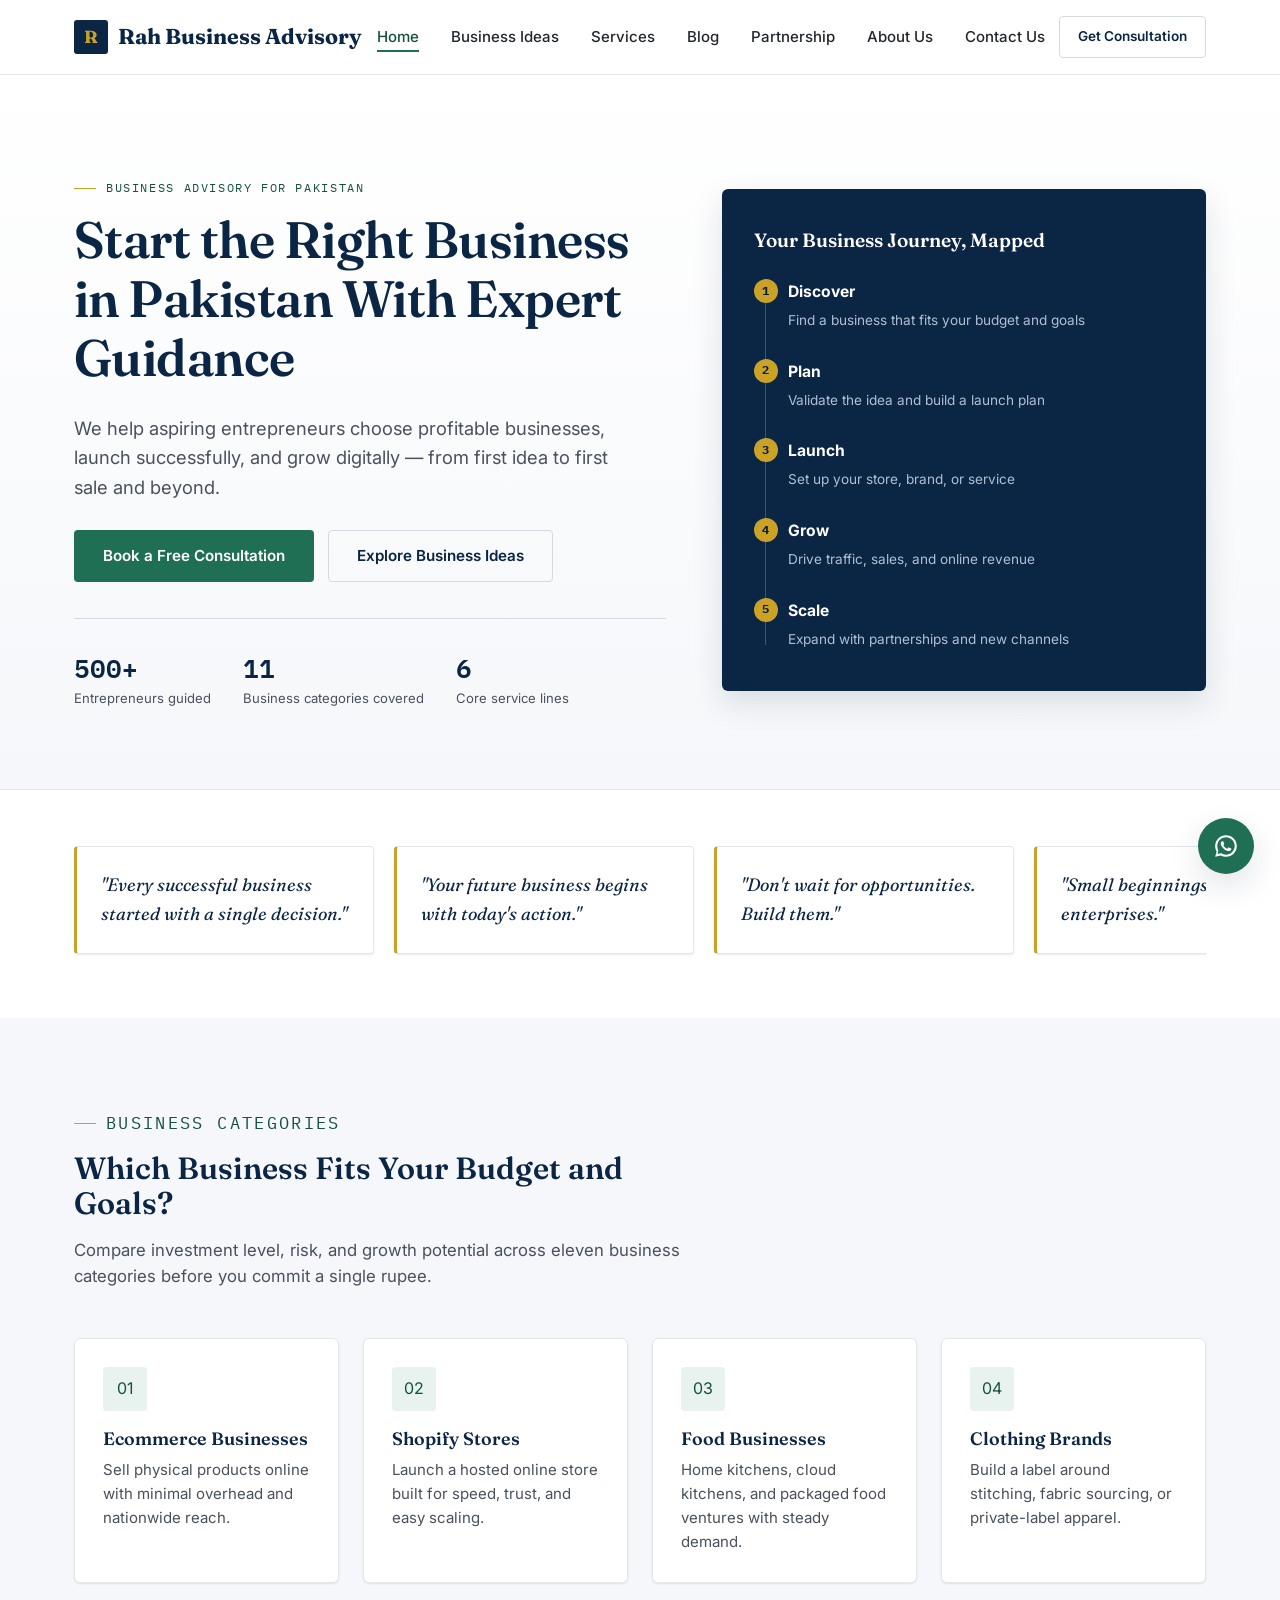
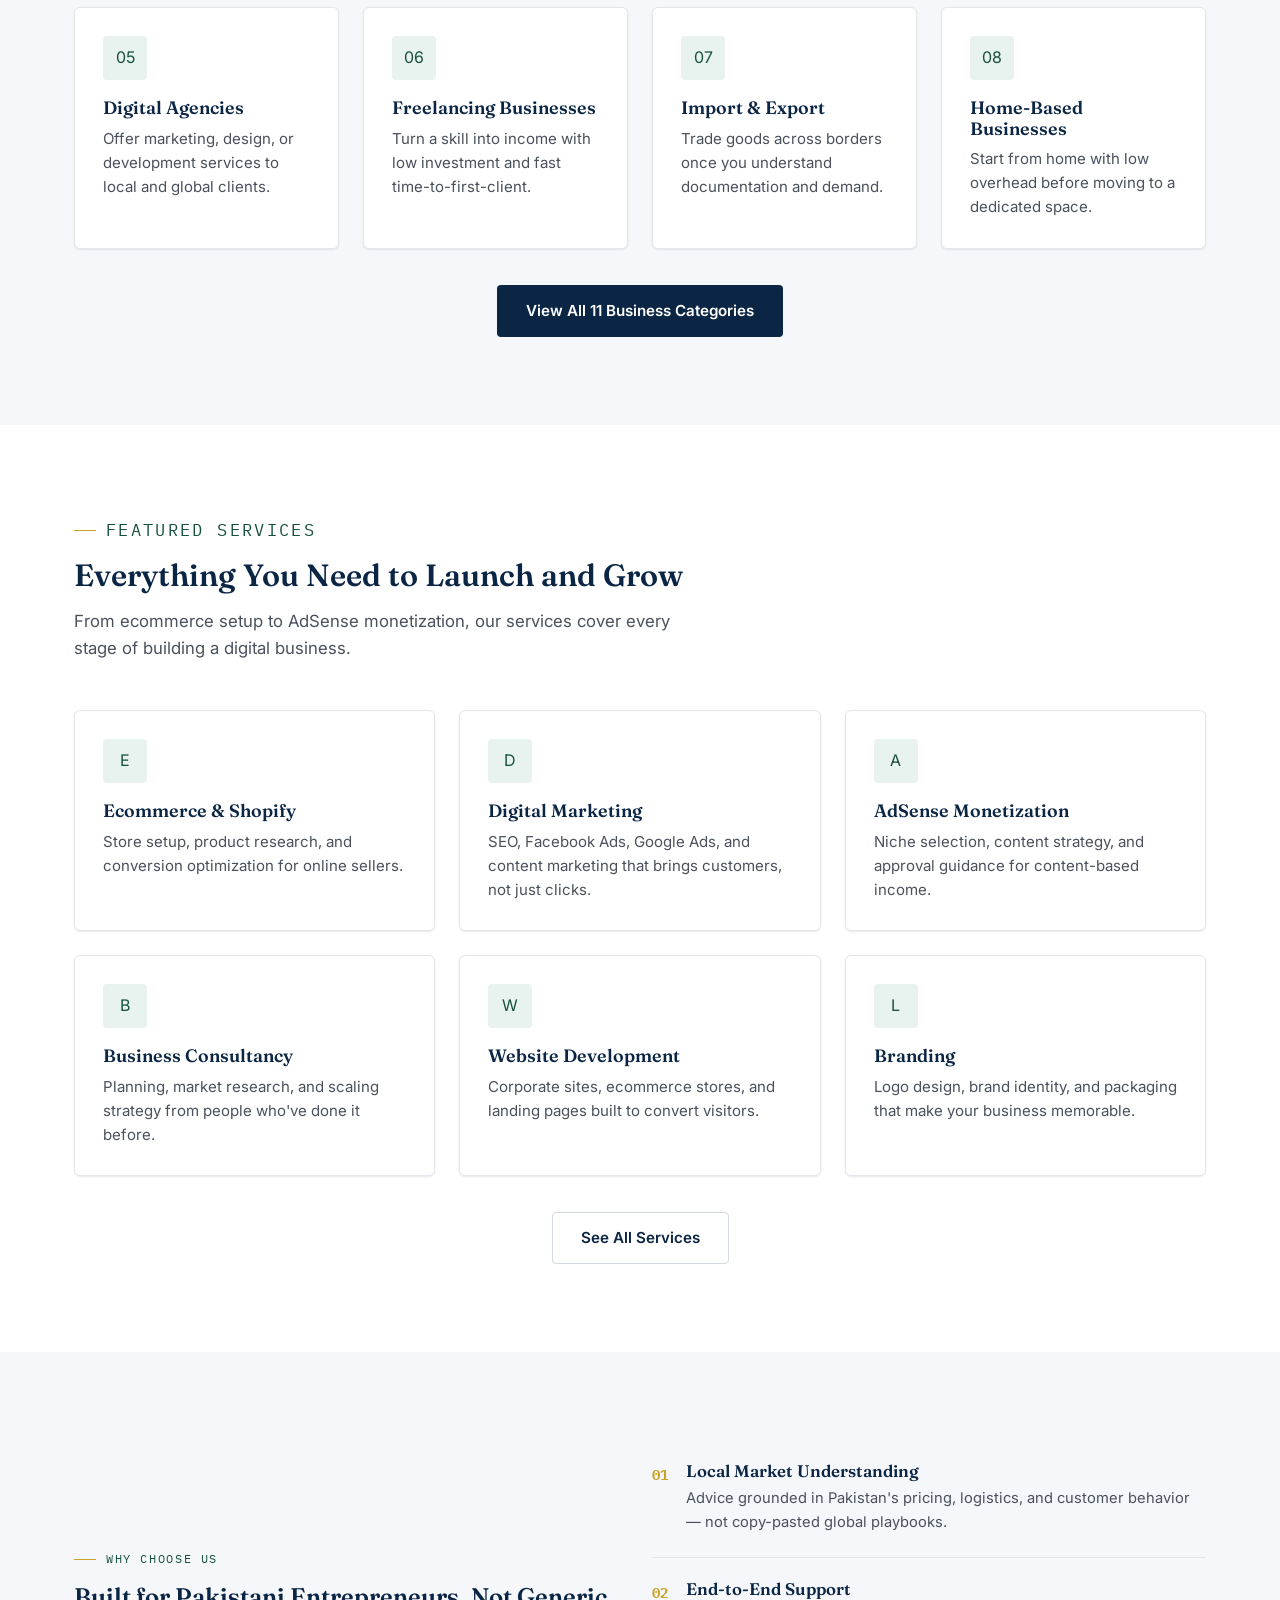
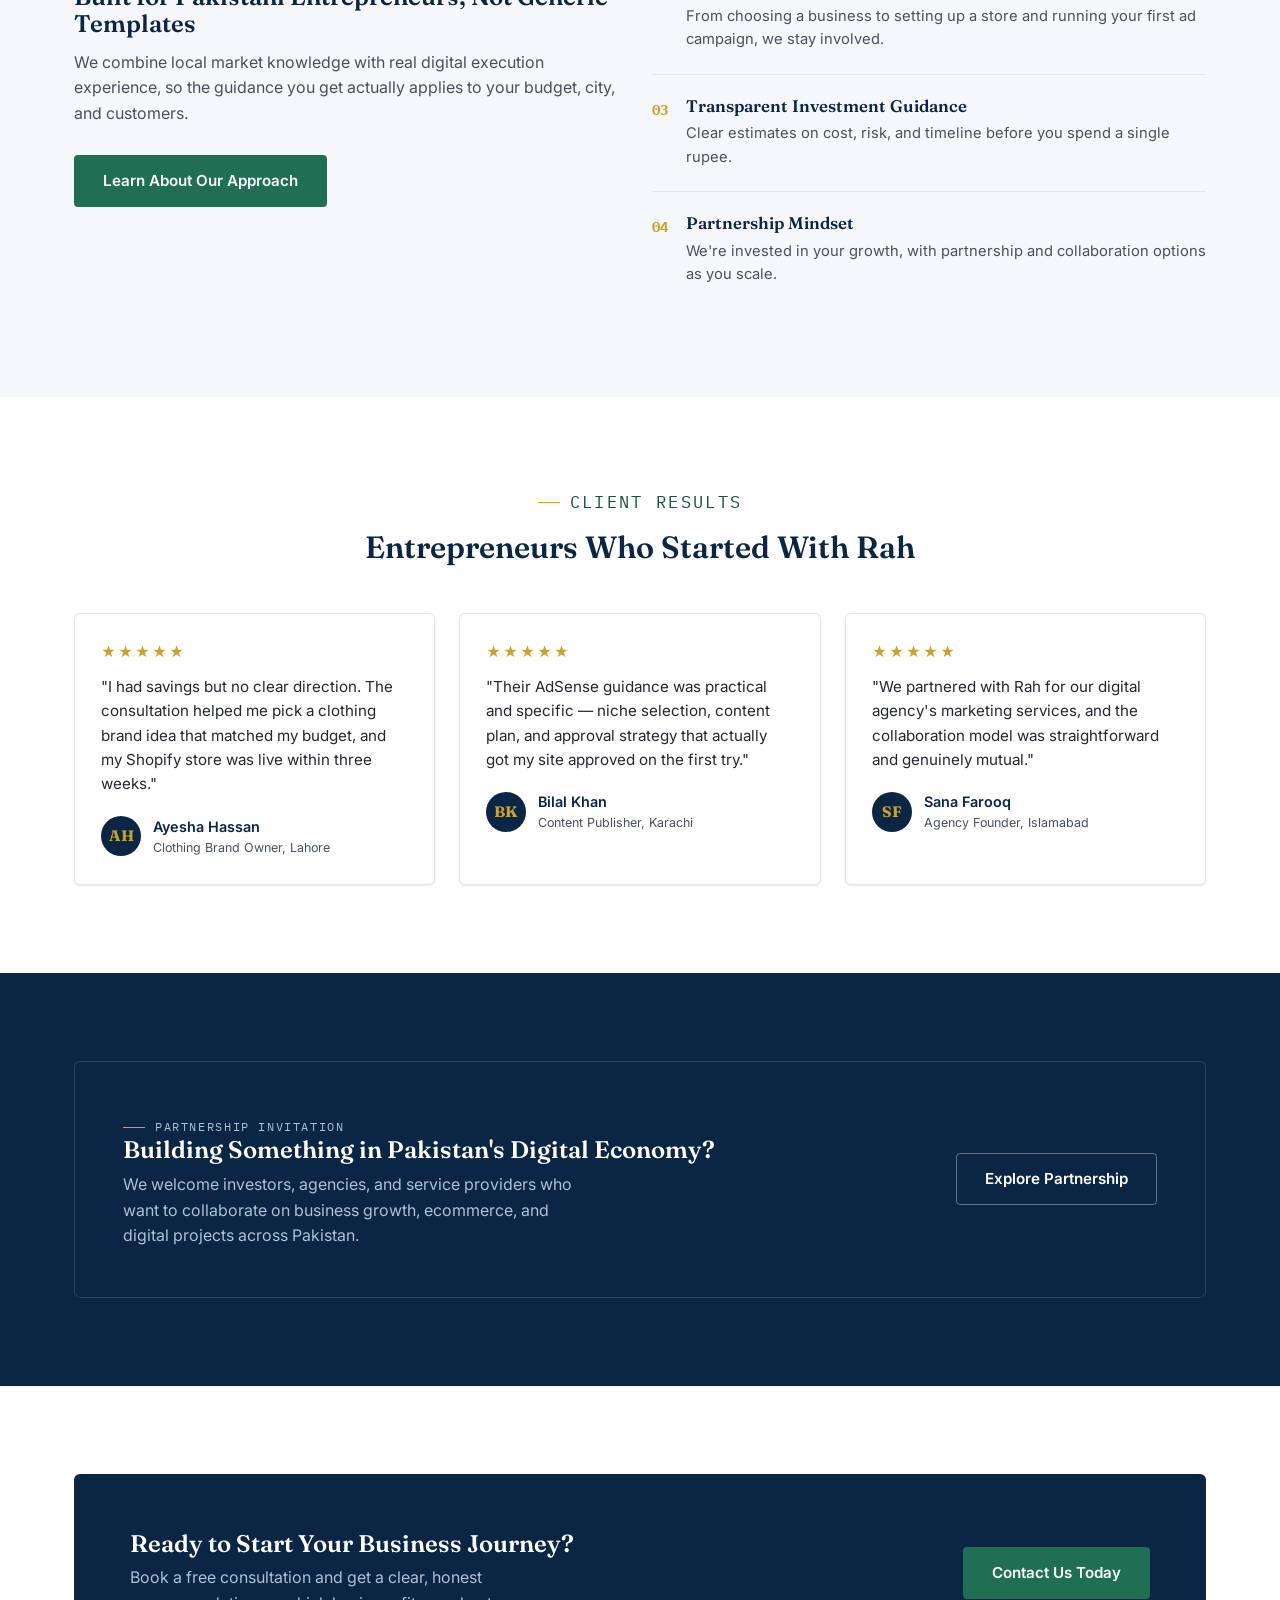
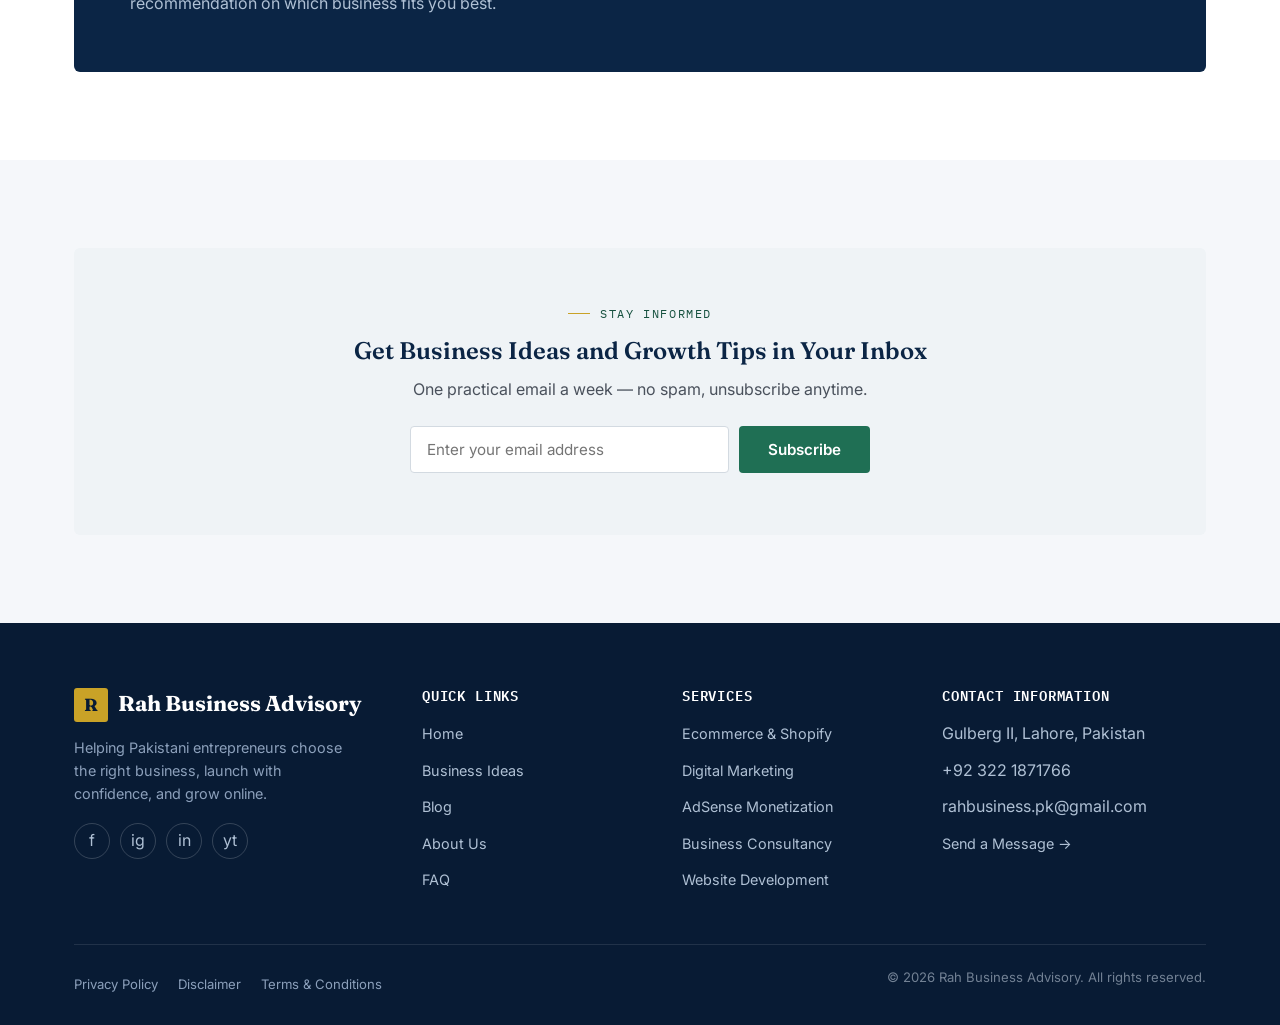
<file: index.html>
<!DOCTYPE html>
<html lang="en">
<head>
<meta charset="UTF-8">
<meta name="viewport" content="width=device-width, initial-scale=1.0">
<title>Rah Business Advisory | Start & Grow the Right Business in Pakistan</title>
<meta name="description" content="Rah Business Advisory helps aspiring entrepreneurs in Pakistan choose profitable businesses, launch with confidence, and grow online through ecommerce, digital marketing, and consultation services.">
<meta name="keywords" content="business ideas Pakistan, start a business in Pakistan, ecommerce consultancy Pakistan, Shopify Pakistan, AdSense guidance, business consultation Pakistan">
<link rel="canonical" href="https://www.rahbusiness.pk/">
<meta property="og:title" content="Rah Business Advisory | Start & Grow the Right Business in Pakistan">
<meta property="og:description" content="Expert guidance to choose, launch, and grow a profitable business in Pakistan.">
<meta property="og:type" content="website">
<link rel="preconnect" href="https://fonts.googleapis.com">
<link href="https://fonts.googleapis.com/css2?family=Fraunces:wght@500;600;700&family=Inter:wght@400;500;600;700&family=IBM+Plex+Mono:wght@500;600&display=swap" rel="stylesheet">
<link rel="stylesheet" href="style.css">
<script type="application/ld+json">
{
  "@context": "https://schema.org",
  "@type": "ProfessionalService",
  "name": "Rah Business Advisory",
  "description": "Business consultation, ecommerce, and digital growth services for entrepreneurs in Pakistan.",
  "areaServed": "Pakistan",
  "url": "https://www.rahbusiness.pk"
}
</script>
</head>
<body>

<header class="site-header">
  <nav class="nav">
    <a href="index.html" class="brand"><span class="brand-mark">R</span> Rah Business Advisory</a>
    <ul class="nav-links">
      <li><a href="index.html" aria-current="page">Home</a></li>
      <li><a href="business-ideas.html">Business Ideas</a></li>
      <li><a href="services.html">Services</a></li>
      <li><a href="blog.html">Blog</a></li>
      <li><a href="partnership.html">Partnership</a></li>
      <li><a href="about.html">About Us</a></li>
      <li><a href="contact.html">Contact Us</a></li>
    </ul>
    <div class="nav-cta">
      <a href="contact.html" class="btn btn-ghost btn-sm">Get Consultation</a>
      <button class="nav-toggle" aria-label="Toggle navigation menu" aria-expanded="false"><span></span><span></span><span></span></button>
    </div>
  </nav>
</header>

<main>

  <!-- HERO -->
  <section class="hero">
    <div class="container hero-grid">
      <div>
        <p class="eyebrow">Business Advisory for Pakistan</p>
        <h1>Start the Right Business in Pakistan With Expert Guidance</h1>
        <p class="lede">We help aspiring entrepreneurs choose profitable businesses, launch successfully, and grow digitally — from first idea to first sale and beyond.</p>
        <div class="hero-actions">
          <a href="contact.html" class="btn btn-primary">Book a Free Consultation</a>
          <a href="business-ideas.html" class="btn btn-ghost">Explore Business Ideas</a>
        </div>
        <div class="hero-stats">
          <div class="hero-stat"><div class="num">500+</div><div class="label">Entrepreneurs guided</div></div>
          <div class="hero-stat"><div class="num">11</div><div class="label">Business categories covered</div></div>
          <div class="hero-stat"><div class="num">6</div><div class="label">Core service lines</div></div>
        </div>
      </div>
      <div class="roadmap-panel">
        <h3>Your Business Journey, Mapped</h3>
        <div class="roadmap-steps">
          <div class="roadmap-step" data-n="1"><strong>Discover</strong><span>Find a business that fits your budget and goals</span></div>
          <div class="roadmap-step" data-n="2"><strong>Plan</strong><span>Validate the idea and build a launch plan</span></div>
          <div class="roadmap-step" data-n="3"><strong>Launch</strong><span>Set up your store, brand, or service</span></div>
          <div class="roadmap-step" data-n="4"><strong>Grow</strong><span>Drive traffic, sales, and online revenue</span></div>
          <div class="roadmap-step" data-n="5"><strong>Scale</strong><span>Expand with partnerships and new channels</span></div>
        </div>
      </div>
    </div>
  </section>

  <!-- MOTIVATIONAL QUOTES -->
  <section class="section" style="padding-top:56px; padding-bottom:56px;">
    <div class="container">
      <div class="quote-strip">
        <div class="quote-card"><p>"Every successful business started with a single decision."</p></div>
        <div class="quote-card"><p>"Your future business begins with today's action."</p></div>
        <div class="quote-card"><p>"Don't wait for opportunities. Build them."</p></div>
        <div class="quote-card"><p>"Small beginnings create large enterprises."</p></div>
        <div class="quote-card"><p>"The best time to start your business is now."</p></div>
      </div>
    </div>
  </section>

  <!-- BUSINESS CATEGORIES -->
  <section class="section section-soft">
    <div class="container">
      <div class="section-head">
        <p class="eyebrow">Business Categories</p>
        <h2>Which Business Fits Your Budget and Goals?</h2>
        <p>Compare investment level, risk, and growth potential across eleven business categories before you commit a single rupee.</p>
      </div>
      <div class="grid grid-4">
        <div class="card">
          <div class="card-icon">01</div>
          <h3>Ecommerce Businesses</h3>
          <p>Sell physical products online with minimal overhead and nationwide reach.</p>
        </div>
        <div class="card">
          <div class="card-icon">02</div>
          <h3>Shopify Stores</h3>
          <p>Launch a hosted online store built for speed, trust, and easy scaling.</p>
        </div>
        <div class="card">
          <div class="card-icon">03</div>
          <h3>Food Businesses</h3>
          <p>Home kitchens, cloud kitchens, and packaged food ventures with steady demand.</p>
        </div>
        <div class="card">
          <div class="card-icon">04</div>
          <h3>Clothing Brands</h3>
          <p>Build a label around stitching, fabric sourcing, or private-label apparel.</p>
        </div>
        <div class="card">
          <div class="card-icon">05</div>
          <h3>Digital Agencies</h3>
          <p>Offer marketing, design, or development services to local and global clients.</p>
        </div>
        <div class="card">
          <div class="card-icon">06</div>
          <h3>Freelancing Businesses</h3>
          <p>Turn a skill into income with low investment and fast time-to-first-client.</p>
        </div>
        <div class="card">
          <div class="card-icon">07</div>
          <h3>Import & Export</h3>
          <p>Trade goods across borders once you understand documentation and demand.</p>
        </div>
        <div class="card">
          <div class="card-icon">08</div>
          <h3>Home-Based Businesses</h3>
          <p>Start from home with low overhead before moving to a dedicated space.</p>
        </div>
      </div>
      <div class="text-center" style="margin-top:36px;">
        <a href="business-ideas.html" class="btn btn-navy">View All 11 Business Categories</a>
      </div>
    </div>
  </section>

  <!-- FEATURED SERVICES -->
  <section class="section">
    <div class="container">
      <div class="section-head">
        <p class="eyebrow">Featured Services</p>
        <h2>Everything You Need to Launch and Grow</h2>
        <p>From ecommerce setup to AdSense monetization, our services cover every stage of building a digital business.</p>
      </div>
      <div class="grid grid-3">
        <div class="card">
          <div class="card-icon">E</div>
          <h3>Ecommerce & Shopify</h3>
          <p>Store setup, product research, and conversion optimization for online sellers.</p>
        </div>
        <div class="card">
          <div class="card-icon">D</div>
          <h3>Digital Marketing</h3>
          <p>SEO, Facebook Ads, Google Ads, and content marketing that brings customers, not just clicks.</p>
        </div>
        <div class="card">
          <div class="card-icon">A</div>
          <h3>AdSense Monetization</h3>
          <p>Niche selection, content strategy, and approval guidance for content-based income.</p>
        </div>
        <div class="card">
          <div class="card-icon">B</div>
          <h3>Business Consultancy</h3>
          <p>Planning, market research, and scaling strategy from people who've done it before.</p>
        </div>
        <div class="card">
          <div class="card-icon">W</div>
          <h3>Website Development</h3>
          <p>Corporate sites, ecommerce stores, and landing pages built to convert visitors.</p>
        </div>
        <div class="card">
          <div class="card-icon">L</div>
          <h3>Branding</h3>
          <p>Logo design, brand identity, and packaging that make your business memorable.</p>
        </div>
      </div>
      <div class="text-center" style="margin-top:36px;">
        <a href="services.html" class="btn btn-ghost">See All Services</a>
      </div>
    </div>
  </section>

  <!-- WHY CHOOSE US -->
  <section class="section section-soft">
    <div class="container grid grid-2" style="align-items:center;">
      <div>
        <p class="eyebrow">Why Choose Us</p>
        <h2>Built for Pakistani Entrepreneurs, Not Generic Templates</h2>
        <p>We combine local market knowledge with real digital execution experience, so the guidance you get actually applies to your budget, city, and customers.</p>
        <a href="about.html" class="btn btn-primary" style="margin-top:12px;">Learn About Our Approach</a>
      </div>
      <div>
        <div class="feature-row">
          <div class="feature-num">01</div>
          <div><h3>Local Market Understanding</h3><p>Advice grounded in Pakistan's pricing, logistics, and customer behavior — not copy-pasted global playbooks.</p></div>
        </div>
        <div class="feature-row">
          <div class="feature-num">02</div>
          <div><h3>End-to-End Support</h3><p>From choosing a business to setting up a store and running your first ad campaign, we stay involved.</p></div>
        </div>
        <div class="feature-row">
          <div class="feature-num">03</div>
          <div><h3>Transparent Investment Guidance</h3><p>Clear estimates on cost, risk, and timeline before you spend a single rupee.</p></div>
        </div>
        <div class="feature-row">
          <div class="feature-num">04</div>
          <div><h3>Partnership Mindset</h3><p>We're invested in your growth, with partnership and collaboration options as you scale.</p></div>
        </div>
      </div>
    </div>
  </section>

  <!-- TESTIMONIALS -->
  <section class="section">
    <div class="container">
      <div class="section-head center">
        <p class="eyebrow">Client Results</p>
        <h2>Entrepreneurs Who Started With Rah</h2>
      </div>
      <div class="grid grid-3">
        <div class="testimonial-card">
          <div class="stars">★★★★★</div>
          <p>"I had savings but no clear direction. The consultation helped me pick a clothing brand idea that matched my budget, and my Shopify store was live within three weeks."</p>
          <div class="testimonial-person"><div class="avatar">AH</div><div><div class="name">Ayesha Hassan</div><div class="role">Clothing Brand Owner, Lahore</div></div></div>
        </div>
        <div class="testimonial-card">
          <div class="stars">★★★★★</div>
          <p>"Their AdSense guidance was practical and specific — niche selection, content plan, and approval strategy that actually got my site approved on the first try."</p>
          <div class="testimonial-person"><div class="avatar">BK</div><div><div class="name">Bilal Khan</div><div class="role">Content Publisher, Karachi</div></div></div>
        </div>
        <div class="testimonial-card">
          <div class="stars">★★★★★</div>
          <p>"We partnered with Rah for our digital agency's marketing services, and the collaboration model was straightforward and genuinely mutual."</p>
          <div class="testimonial-person"><div class="avatar">SF</div><div><div class="name">Sana Farooq</div><div class="role">Agency Founder, Islamabad</div></div></div>
        </div>
      </div>
    </div>
  </section>

  <!-- PARTNERSHIP INVITATION -->
  <section class="section section-navy">
    <div class="container">
      <div class="cta-band" style="background:transparent; padding:0; border:1px solid rgba(255,255,255,0.14); border-radius:6px; padding:48px;">
        <div>
          <p class="eyebrow">Partnership Invitation</p>
          <h2>Building Something in Pakistan's Digital Economy?</h2>
          <p>We welcome investors, agencies, and service providers who want to collaborate on business growth, ecommerce, and digital projects across Pakistan.</p>
        </div>
        <a href="partnership.html" class="btn btn-outline">Explore Partnership</a>
      </div>
    </div>
  </section>

  <!-- CONTACT CTA -->
  <section class="section">
    <div class="container">
      <div class="cta-band">
        <div>
          <h2>Ready to Start Your Business Journey?</h2>
          <p>Book a free consultation and get a clear, honest recommendation on which business fits you best.</p>
        </div>
        <a href="contact.html" class="btn btn-primary">Contact Us Today</a>
      </div>
    </div>
  </section>

  <!-- NEWSLETTER -->
  <section class="section section-soft">
    <div class="container">
      <div class="newsletter">
        <p class="eyebrow" style="justify-content:center;">Stay Informed</p>
        <h2>Get Business Ideas and Growth Tips in Your Inbox</h2>
        <p>One practical email a week — no spam, unsubscribe anytime.</p>
        <form data-validate>
          <input type="email" placeholder="Enter your email address" required aria-label="Email address">
          <button type="submit" class="btn btn-primary">Subscribe</button>
        </form>
        <p class="newsletter-msg" style="margin-top:12px; font-size:0.88rem;"></p>
      </div>
    </div>
  </section>

</main>

<a href="https://wa.me/923221871766" class="whatsapp-btn" aria-label="Chat with us on WhatsApp" target="_blank" rel="noopener">
  <svg width="26" height="26" viewBox="0 0 24 24" fill="currentColor"><path d="M12 2C6.48 2 2 6.48 2 12c0 1.85.5 3.58 1.38 5.07L2 22l5.05-1.32A9.94 9.94 0 0012 22c5.52 0 10-4.48 10-10S17.52 2 12 2zm0 18c-1.63 0-3.15-.44-4.46-1.22l-.32-.19-3.05.8.82-2.97-.21-.31A7.94 7.94 0 014 12c0-4.41 3.59-8 8-8s8 3.59 8 8-3.59 8-8 8zm4.38-5.94c-.24-.12-1.42-.7-1.64-.78-.22-.08-.38-.12-.54.12-.16.24-.62.78-.76.94-.14.16-.28.18-.52.06-.24-.12-1.01-.37-1.92-1.18-.71-.63-1.19-1.42-1.33-1.66-.14-.24-.01-.37.11-.49.11-.11.24-.28.36-.42.12-.14.16-.24.24-.4.08-.16.04-.3-.02-.42-.06-.12-.54-1.3-.74-1.78-.19-.46-.39-.4-.54-.41h-.46c-.16 0-.42.06-.64.3-.22.24-.84.82-.84 2s.86 2.32.98 2.48c.12.16 1.7 2.6 4.12 3.64.58.25 1.03.4 1.38.51.58.18 1.1.16 1.52.1.46-.07 1.42-.58 1.62-1.14.2-.56.2-1.04.14-1.14-.06-.1-.22-.16-.46-.28z"/></svg>
</a>

<footer class="site-footer">
  <div class="container">
    <div class="footer-grid">
      <div class="footer-brand">
        <a href="index.html" class="brand"><span class="brand-mark">R</span> Rah Business Advisory</a>
        <p>Helping Pakistani entrepreneurs choose the right business, launch with confidence, and grow online.</p>
        <div class="social-row">
          <a href="#" aria-label="Facebook">f</a>
          <a href="#" aria-label="Instagram">ig</a>
          <a href="#" aria-label="LinkedIn">in</a>
          <a href="#" aria-label="YouTube">yt</a>
        </div>
      </div>
      <div class="footer-col">
        <h4>Quick Links</h4>
        <ul>
          <li><a href="index.html">Home</a></li>
          <li><a href="business-ideas.html">Business Ideas</a></li>
          <li><a href="blog.html">Blog</a></li>
          <li><a href="about.html">About Us</a></li>
          <li><a href="faq.html">FAQ</a></li>
        </ul>
      </div>
      <div class="footer-col">
        <h4>Services</h4>
        <ul>
          <li><a href="services.html">Ecommerce & Shopify</a></li>
          <li><a href="services.html">Digital Marketing</a></li>
          <li><a href="services.html">AdSense Monetization</a></li>
          <li><a href="services.html">Business Consultancy</a></li>
          <li><a href="services.html">Website Development</a></li>
        </ul>
      </div>
      <div class="footer-col">
        <h4>Contact Information</h4>
        <ul>
          <li>Gulberg II, Lahore, Pakistan</li>
          <li>+92 322 1871766</li>
          <li>rahbusiness.pk@gmail.com</li>
          <li><a href="contact.html">Send a Message →</a></li>
        </ul>
      </div>
    </div>
    <div class="footer-bottom">
      <div class="legal-links">
        <a href="privacy-policy.html">Privacy Policy</a>
        <a href="disclaimer.html">Disclaimer</a>
        <a href="terms-and-conditions.html">Terms & Conditions</a>
      </div>
      <p class="copyright">© <span class="current-year">2026</span> Rah Business Advisory. All rights reserved.</p>
    </div>
  </div>
</footer>

<script src="script.js"></script>
</body>
</html>
</file>
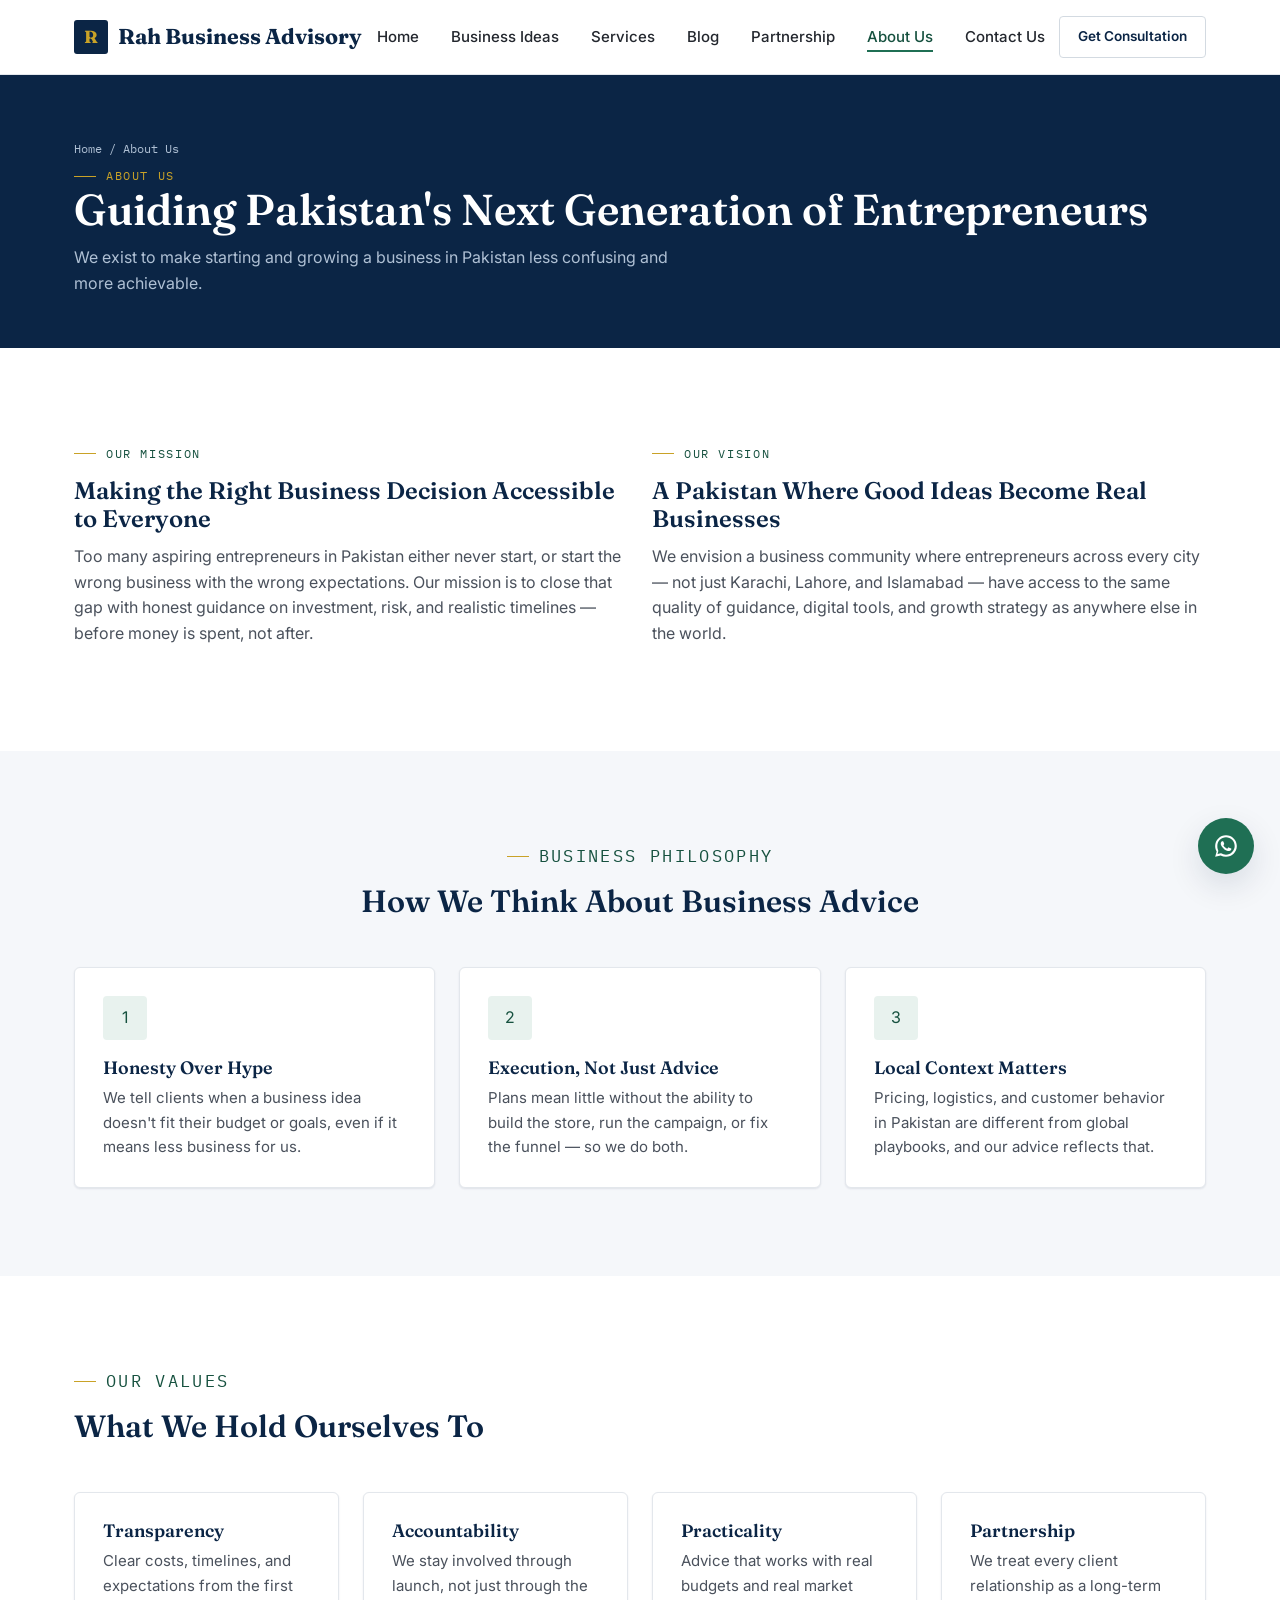
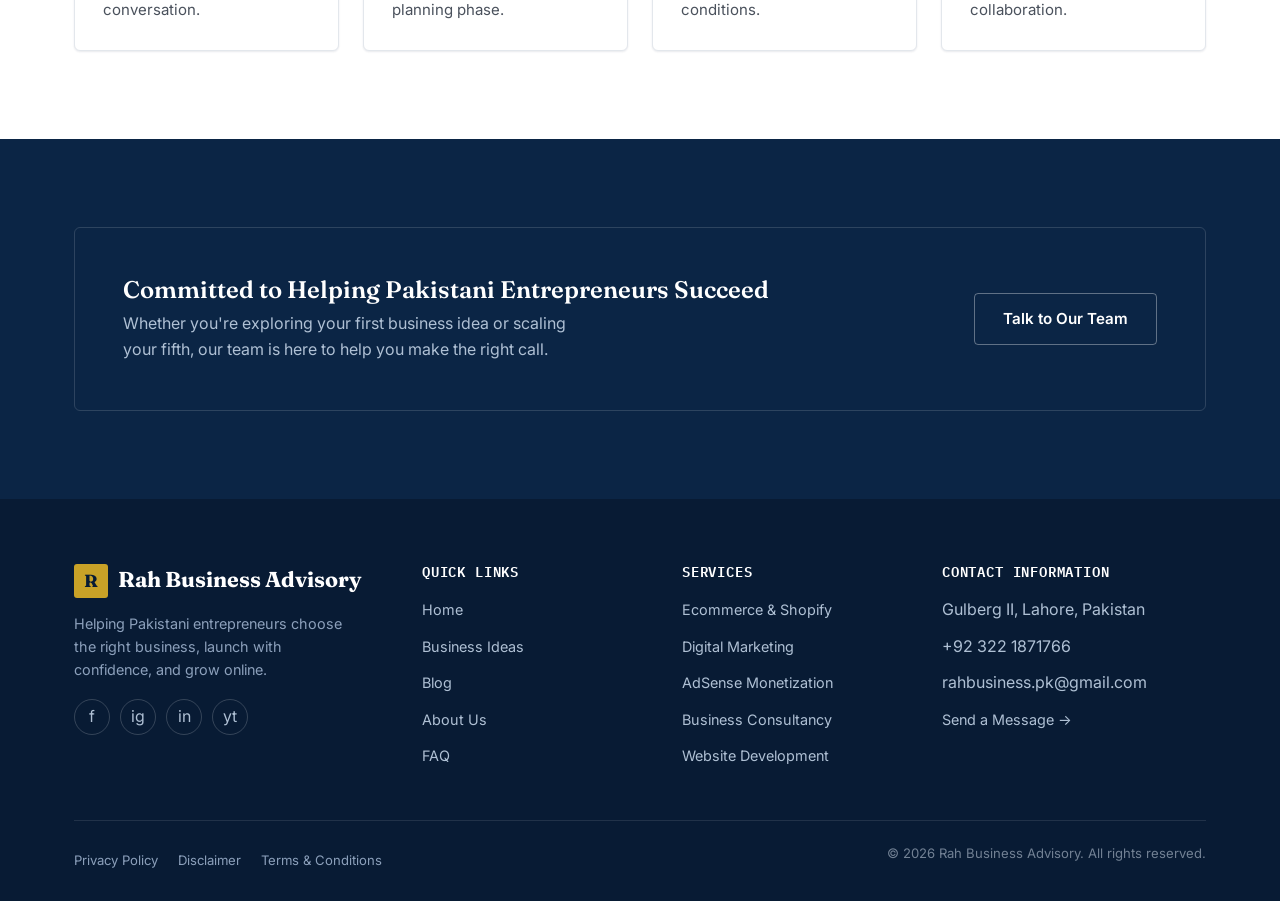
<file: about.html>
<!DOCTYPE html>
<html lang="en">
<head>
<meta charset="UTF-8">
<meta name="viewport" content="width=device-width, initial-scale=1.0">
<title>About Us | Rah Business Advisory Pakistan</title>
<meta name="description" content="Learn about Rah Business Advisory's mission, vision, and commitment to helping Pakistani entrepreneurs choose, launch, and grow the right business.">
<meta name="keywords" content="about Rah Business Advisory, business consultancy Pakistan mission">
<link rel="canonical" href="https://www.rahbusiness.pk/about.html">
<link rel="preconnect" href="https://fonts.googleapis.com">
<link href="https://fonts.googleapis.com/css2?family=Fraunces:wght@500;600;700&family=Inter:wght@400;500;600;700&family=IBM+Plex+Mono:wght@500;600&display=swap" rel="stylesheet">
<link rel="stylesheet" href="style.css">
</head>
<body>

<header class="site-header">
  <nav class="nav">
    <a href="index.html" class="brand"><span class="brand-mark">R</span> Rah Business Advisory</a>
    <ul class="nav-links">
      <li><a href="index.html">Home</a></li>
      <li><a href="business-ideas.html">Business Ideas</a></li>
      <li><a href="services.html">Services</a></li>
      <li><a href="blog.html">Blog</a></li>
      <li><a href="partnership.html">Partnership</a></li>
      <li><a href="about.html" aria-current="page">About Us</a></li>
      <li><a href="contact.html">Contact Us</a></li>
    </ul>
    <div class="nav-cta">
      <a href="contact.html" class="btn btn-ghost btn-sm">Get Consultation</a>
      <button class="nav-toggle" aria-label="Toggle navigation menu" aria-expanded="false"><span></span><span></span><span></span></button>
    </div>
  </nav>
</header>

<section class="page-header">
  <div class="container">
    <p class="breadcrumb"><a href="index.html">Home</a> / About Us</p>
    <p class="eyebrow">About Us</p>
    <h1>Guiding Pakistan's Next Generation of Entrepreneurs</h1>
    <p>We exist to make starting and growing a business in Pakistan less confusing and more achievable.</p>
  </div>
</section>

<main>
  <section class="section">
    <div class="container grid grid-2" style="align-items:center;">
      <div>
        <p class="eyebrow">Our Mission</p>
        <h2>Making the Right Business Decision Accessible to Everyone</h2>
        <p>Too many aspiring entrepreneurs in Pakistan either never start, or start the wrong business with the wrong expectations. Our mission is to close that gap with honest guidance on investment, risk, and realistic timelines — before money is spent, not after.</p>
      </div>
      <div>
        <p class="eyebrow">Our Vision</p>
        <h2>A Pakistan Where Good Ideas Become Real Businesses</h2>
        <p>We envision a business community where entrepreneurs across every city — not just Karachi, Lahore, and Islamabad — have access to the same quality of guidance, digital tools, and growth strategy as anywhere else in the world.</p>
      </div>
    </div>
  </section>

  <section class="section section-soft">
    <div class="container">
      <div class="section-head center">
        <p class="eyebrow">Business Philosophy</p>
        <h2>How We Think About Business Advice</h2>
      </div>
      <div class="grid grid-3">
        <div class="card"><div class="card-icon">1</div><h3>Honesty Over Hype</h3><p>We tell clients when a business idea doesn't fit their budget or goals, even if it means less business for us.</p></div>
        <div class="card"><div class="card-icon">2</div><h3>Execution, Not Just Advice</h3><p>Plans mean little without the ability to build the store, run the campaign, or fix the funnel — so we do both.</p></div>
        <div class="card"><div class="card-icon">3</div><h3>Local Context Matters</h3><p>Pricing, logistics, and customer behavior in Pakistan are different from global playbooks, and our advice reflects that.</p></div>
      </div>
    </div>
  </section>

  <section class="section">
    <div class="container">
      <div class="section-head">
        <p class="eyebrow">Our Values</p>
        <h2>What We Hold Ourselves To</h2>
      </div>
      <div class="grid grid-4">
        <div class="card"><h3>Transparency</h3><p>Clear costs, timelines, and expectations from the first conversation.</p></div>
        <div class="card"><h3>Accountability</h3><p>We stay involved through launch, not just through the planning phase.</p></div>
        <div class="card"><h3>Practicality</h3><p>Advice that works with real budgets and real market conditions.</p></div>
        <div class="card"><h3>Partnership</h3><p>We treat every client relationship as a long-term collaboration.</p></div>
      </div>
    </div>
  </section>

  <section class="section section-navy">
    <div class="container">
      <div class="cta-band" style="background:transparent; padding:0; border:1px solid rgba(255,255,255,0.14); border-radius:6px; padding:48px;">
        <div>
          <h2>Committed to Helping Pakistani Entrepreneurs Succeed</h2>
          <p>Whether you're exploring your first business idea or scaling your fifth, our team is here to help you make the right call.</p>
        </div>
        <a href="contact.html" class="btn btn-outline">Talk to Our Team</a>
      </div>
    </div>
  </section>
</main>

<a href="https://wa.me/923000000000" class="whatsapp-btn" aria-label="Chat with us on WhatsApp" target="_blank" rel="noopener">
  <svg width="26" height="26" viewBox="0 0 24 24" fill="currentColor"><path d="M12 2C6.48 2 2 6.48 2 12c0 1.85.5 3.58 1.38 5.07L2 22l5.05-1.32A9.94 9.94 0 0012 22c5.52 0 10-4.48 10-10S17.52 2 12 2zm0 18c-1.63 0-3.15-.44-4.46-1.22l-.32-.19-3.05.8.82-2.97-.21-.31A7.94 7.94 0 014 12c0-4.41 3.59-8 8-8s8 3.59 8 8-3.59 8-8 8zm4.38-5.94c-.24-.12-1.42-.7-1.64-.78-.22-.08-.38-.12-.54.12-.16.24-.62.78-.76.94-.14.16-.28.18-.52.06-.24-.12-1.01-.37-1.92-1.18-.71-.63-1.19-1.42-1.33-1.66-.14-.24-.01-.37.11-.49.11-.11.24-.28.36-.42.12-.14.16-.24.24-.4.08-.16.04-.3-.02-.42-.06-.12-.54-1.3-.74-1.78-.19-.46-.39-.4-.54-.41h-.46c-.16 0-.42.06-.64.3-.22.24-.84.82-.84 2s.86 2.32.98 2.48c.12.16 1.7 2.6 4.12 3.64.58.25 1.03.4 1.38.51.58.18 1.1.16 1.52.1.46-.07 1.42-.58 1.62-1.14.2-.56.2-1.04.14-1.14-.06-.1-.22-.16-.46-.28z"/></svg>
</a>

<footer class="site-footer">
  <div class="container">
    <div class="footer-grid">
      <div class="footer-brand">
        <a href="index.html" class="brand"><span class="brand-mark">R</span> Rah Business Advisory</a>
        <p>Helping Pakistani entrepreneurs choose the right business, launch with confidence, and grow online.</p>
        <div class="social-row">
          <a href="#" aria-label="Facebook">f</a>
          <a href="#" aria-label="Instagram">ig</a>
          <a href="#" aria-label="LinkedIn">in</a>
          <a href="#" aria-label="YouTube">yt</a>
        </div>
      </div>
      <div class="footer-col">
        <h4>Quick Links</h4>
        <ul>
          <li><a href="index.html">Home</a></li>
          <li><a href="business-ideas.html">Business Ideas</a></li>
          <li><a href="blog.html">Blog</a></li>
          <li><a href="about.html">About Us</a></li>
          <li><a href="faq.html">FAQ</a></li>
        </ul>
      </div>
      <div class="footer-col">
        <h4>Services</h4>
        <ul>
          <li><a href="services.html">Ecommerce & Shopify</a></li>
          <li><a href="services.html">Digital Marketing</a></li>
          <li><a href="services.html">AdSense Monetization</a></li>
          <li><a href="services.html">Business Consultancy</a></li>
          <li><a href="services.html">Website Development</a></li>
        </ul>
      </div>
      <div class="footer-col">
        <h4>Contact Information</h4>
        <ul>
          <li>Gulberg II, Lahore, Pakistan</li>
          <li>+92 322 1871766</li>
          <li>rahbusiness.pk@gmail.com</li>
          <li><a href="contact.html">Send a Message →</a></li>
        </ul>
      </div>
    </div>
    <div class="footer-bottom">
      <div class="legal-links">
        <a href="privacy-policy.html">Privacy Policy</a>
        <a href="disclaimer.html">Disclaimer</a>
        <a href="terms-and-conditions.html">Terms & Conditions</a>
      </div>
      <p class="copyright">© <span class="current-year">2026</span> Rah Business Advisory. All rights reserved.</p>
    </div>
  </div>
</footer>

<script src="script.js"></script>
</body>
</html>
</file>
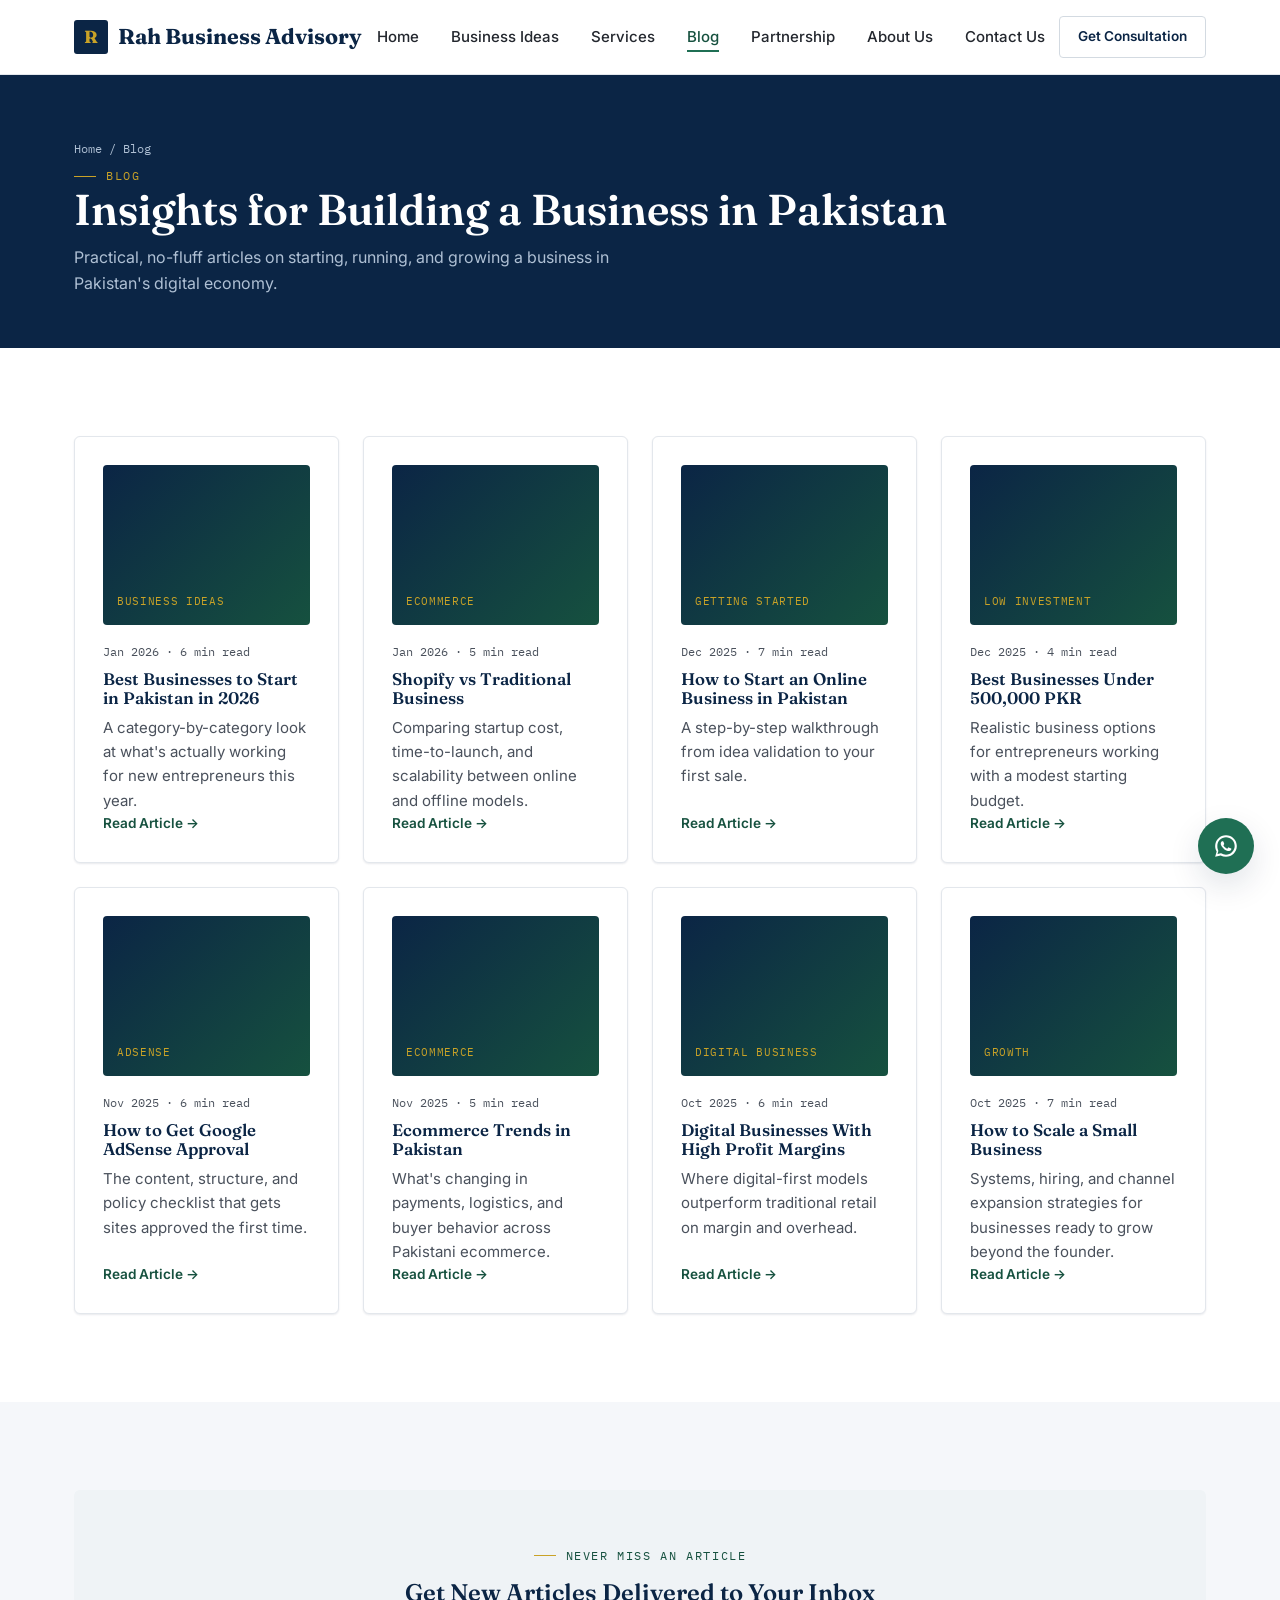
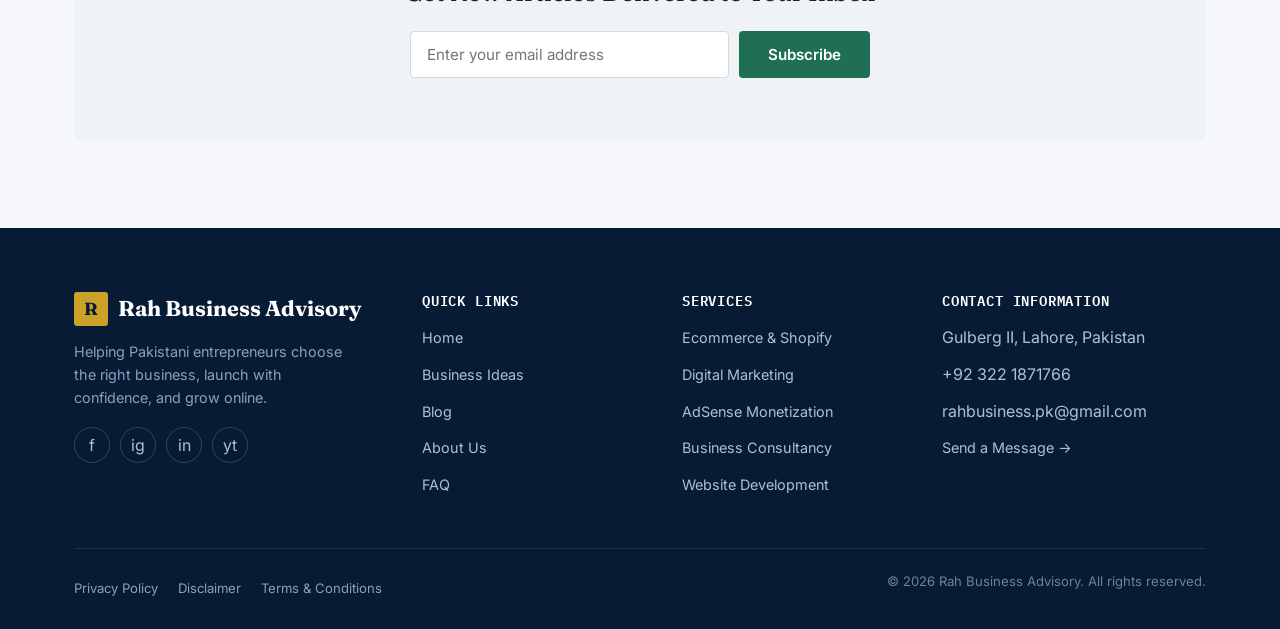
<file: blog.html>
<!DOCTYPE html>
<html lang="en">
<head>
<meta charset="UTF-8">
<meta name="viewport" content="width=device-width, initial-scale=1.0">
<title>Blog | Business & Ecommerce Insights for Pakistan | Rah</title>
<meta name="description" content="Read practical articles on starting businesses in Pakistan, ecommerce trends, Shopify, Google AdSense approval, and scaling small businesses.">
<meta name="keywords" content="business blog Pakistan, ecommerce trends Pakistan, AdSense approval guide, best businesses to start 2026">
<link rel="canonical" href="https://www.rahbusiness.pk/blog.html">
<link rel="preconnect" href="https://fonts.googleapis.com">
<link href="https://fonts.googleapis.com/css2?family=Fraunces:wght@500;600;700&family=Inter:wght@400;500;600;700&family=IBM+Plex+Mono:wght@500;600&display=swap" rel="stylesheet">
<link rel="stylesheet" href="style.css">
</head>
<body>

<header class="site-header">
  <nav class="nav">
    <a href="index.html" class="brand"><span class="brand-mark">R</span> Rah Business Advisory</a>
    <ul class="nav-links">
      <li><a href="index.html">Home</a></li>
      <li><a href="business-ideas.html">Business Ideas</a></li>
      <li><a href="services.html">Services</a></li>
      <li><a href="blog.html" aria-current="page">Blog</a></li>
      <li><a href="partnership.html">Partnership</a></li>
      <li><a href="about.html">About Us</a></li>
      <li><a href="contact.html">Contact Us</a></li>
    </ul>
    <div class="nav-cta">
      <a href="contact.html" class="btn btn-ghost btn-sm">Get Consultation</a>
      <button class="nav-toggle" aria-label="Toggle navigation menu" aria-expanded="false"><span></span><span></span><span></span></button>
    </div>
  </nav>
</header>

<section class="page-header">
  <div class="container">
    <p class="breadcrumb"><a href="index.html">Home</a> / Blog</p>
    <p class="eyebrow">Blog</p>
    <h1>Insights for Building a Business in Pakistan</h1>
    <p>Practical, no-fluff articles on starting, running, and growing a business in Pakistan's digital economy.</p>
  </div>
</section>

<main>
  <section class="section">
    <div class="container">
      <div class="grid grid-4">

        <a class="card blog-card" href="#">
          <div class="thumb"><span>Business Ideas</span></div>
          <p class="meta">Jan 2026 · 6 min read</p>
          <h3>Best Businesses to Start in Pakistan in 2026</h3>
          <p>A category-by-category look at what's actually working for new entrepreneurs this year.</p>
          <span class="read-more">Read Article →</span>
        </a>

        <a class="card blog-card" href="#">
          <div class="thumb"><span>Ecommerce</span></div>
          <p class="meta">Jan 2026 · 5 min read</p>
          <h3>Shopify vs Traditional Business</h3>
          <p>Comparing startup cost, time-to-launch, and scalability between online and offline models.</p>
          <span class="read-more">Read Article →</span>
        </a>

        <a class="card blog-card" href="#">
          <div class="thumb"><span>Getting Started</span></div>
          <p class="meta">Dec 2025 · 7 min read</p>
          <h3>How to Start an Online Business in Pakistan</h3>
          <p>A step-by-step walkthrough from idea validation to your first sale.</p>
          <span class="read-more">Read Article →</span>
        </a>

        <a class="card blog-card" href="#">
          <div class="thumb"><span>Low Investment</span></div>
          <p class="meta">Dec 2025 · 4 min read</p>
          <h3>Best Businesses Under 500,000 PKR</h3>
          <p>Realistic business options for entrepreneurs working with a modest starting budget.</p>
          <span class="read-more">Read Article →</span>
        </a>

        <a class="card blog-card" href="#">
          <div class="thumb"><span>AdSense</span></div>
          <p class="meta">Nov 2025 · 6 min read</p>
          <h3>How to Get Google AdSense Approval</h3>
          <p>The content, structure, and policy checklist that gets sites approved the first time.</p>
          <span class="read-more">Read Article →</span>
        </a>

        <a class="card blog-card" href="#">
          <div class="thumb"><span>Ecommerce</span></div>
          <p class="meta">Nov 2025 · 5 min read</p>
          <h3>Ecommerce Trends in Pakistan</h3>
          <p>What's changing in payments, logistics, and buyer behavior across Pakistani ecommerce.</p>
          <span class="read-more">Read Article →</span>
        </a>

        <a class="card blog-card" href="#">
          <div class="thumb"><span>Digital Business</span></div>
          <p class="meta">Oct 2025 · 6 min read</p>
          <h3>Digital Businesses With High Profit Margins</h3>
          <p>Where digital-first models outperform traditional retail on margin and overhead.</p>
          <span class="read-more">Read Article →</span>
        </a>

        <a class="card blog-card" href="#">
          <div class="thumb"><span>Growth</span></div>
          <p class="meta">Oct 2025 · 7 min read</p>
          <h3>How to Scale a Small Business</h3>
          <p>Systems, hiring, and channel expansion strategies for businesses ready to grow beyond the founder.</p>
          <span class="read-more">Read Article →</span>
        </a>

      </div>
    </div>
  </section>

  <section class="section section-soft">
    <div class="container">
      <div class="newsletter">
        <p class="eyebrow" style="justify-content:center;">Never Miss an Article</p>
        <h2>Get New Articles Delivered to Your Inbox</h2>
        <form data-validate>
          <input type="email" placeholder="Enter your email address" required aria-label="Email address">
          <button type="submit" class="btn btn-primary">Subscribe</button>
        </form>
        <p class="newsletter-msg" style="margin-top:12px; font-size:0.88rem;"></p>
      </div>
    </div>
  </section>
</main>

<a href="https://wa.me/923000000000" class="whatsapp-btn" aria-label="Chat with us on WhatsApp" target="_blank" rel="noopener">
  <svg width="26" height="26" viewBox="0 0 24 24" fill="currentColor"><path d="M12 2C6.48 2 2 6.48 2 12c0 1.85.5 3.58 1.38 5.07L2 22l5.05-1.32A9.94 9.94 0 0012 22c5.52 0 10-4.48 10-10S17.52 2 12 2zm0 18c-1.63 0-3.15-.44-4.46-1.22l-.32-.19-3.05.8.82-2.97-.21-.31A7.94 7.94 0 014 12c0-4.41 3.59-8 8-8s8 3.59 8 8-3.59 8-8 8zm4.38-5.94c-.24-.12-1.42-.7-1.64-.78-.22-.08-.38-.12-.54.12-.16.24-.62.78-.76.94-.14.16-.28.18-.52.06-.24-.12-1.01-.37-1.92-1.18-.71-.63-1.19-1.42-1.33-1.66-.14-.24-.01-.37.11-.49.11-.11.24-.28.36-.42.12-.14.16-.24.24-.4.08-.16.04-.3-.02-.42-.06-.12-.54-1.3-.74-1.78-.19-.46-.39-.4-.54-.41h-.46c-.16 0-.42.06-.64.3-.22.24-.84.82-.84 2s.86 2.32.98 2.48c.12.16 1.7 2.6 4.12 3.64.58.25 1.03.4 1.38.51.58.18 1.1.16 1.52.1.46-.07 1.42-.58 1.62-1.14.2-.56.2-1.04.14-1.14-.06-.1-.22-.16-.46-.28z"/></svg>
</a>

<footer class="site-footer">
  <div class="container">
    <div class="footer-grid">
      <div class="footer-brand">
        <a href="index.html" class="brand"><span class="brand-mark">R</span> Rah Business Advisory</a>
        <p>Helping Pakistani entrepreneurs choose the right business, launch with confidence, and grow online.</p>
        <div class="social-row">
          <a href="#" aria-label="Facebook">f</a>
          <a href="#" aria-label="Instagram">ig</a>
          <a href="#" aria-label="LinkedIn">in</a>
          <a href="#" aria-label="YouTube">yt</a>
        </div>
      </div>
      <div class="footer-col">
        <h4>Quick Links</h4>
        <ul>
          <li><a href="index.html">Home</a></li>
          <li><a href="business-ideas.html">Business Ideas</a></li>
          <li><a href="blog.html">Blog</a></li>
          <li><a href="about.html">About Us</a></li>
          <li><a href="faq.html">FAQ</a></li>
        </ul>
      </div>
      <div class="footer-col">
        <h4>Services</h4>
        <ul>
          <li><a href="services.html">Ecommerce & Shopify</a></li>
          <li><a href="services.html">Digital Marketing</a></li>
          <li><a href="services.html">AdSense Monetization</a></li>
          <li><a href="services.html">Business Consultancy</a></li>
          <li><a href="services.html">Website Development</a></li>
        </ul>
      </div>
      <div class="footer-col">
        <h4>Contact Information</h4>
        <ul>
          <li>Gulberg II, Lahore, Pakistan</li>
          <li>+92 322 1871766</li>
          <li>rahbusiness.pk@gmail.com</li>
          <li><a href="contact.html">Send a Message →</a></li>
        </ul>
      </div>
    </div>
    <div class="footer-bottom">
      <div class="legal-links">
        <a href="privacy-policy.html">Privacy Policy</a>
        <a href="disclaimer.html">Disclaimer</a>
        <a href="terms-and-conditions.html">Terms & Conditions</a>
      </div>
      <p class="copyright">© <span class="current-year">2026</span> Rah Business Advisory. All rights reserved.</p>
    </div>
  </div>
</footer>

<script src="script.js"></script>
</body>
</html>
</file>
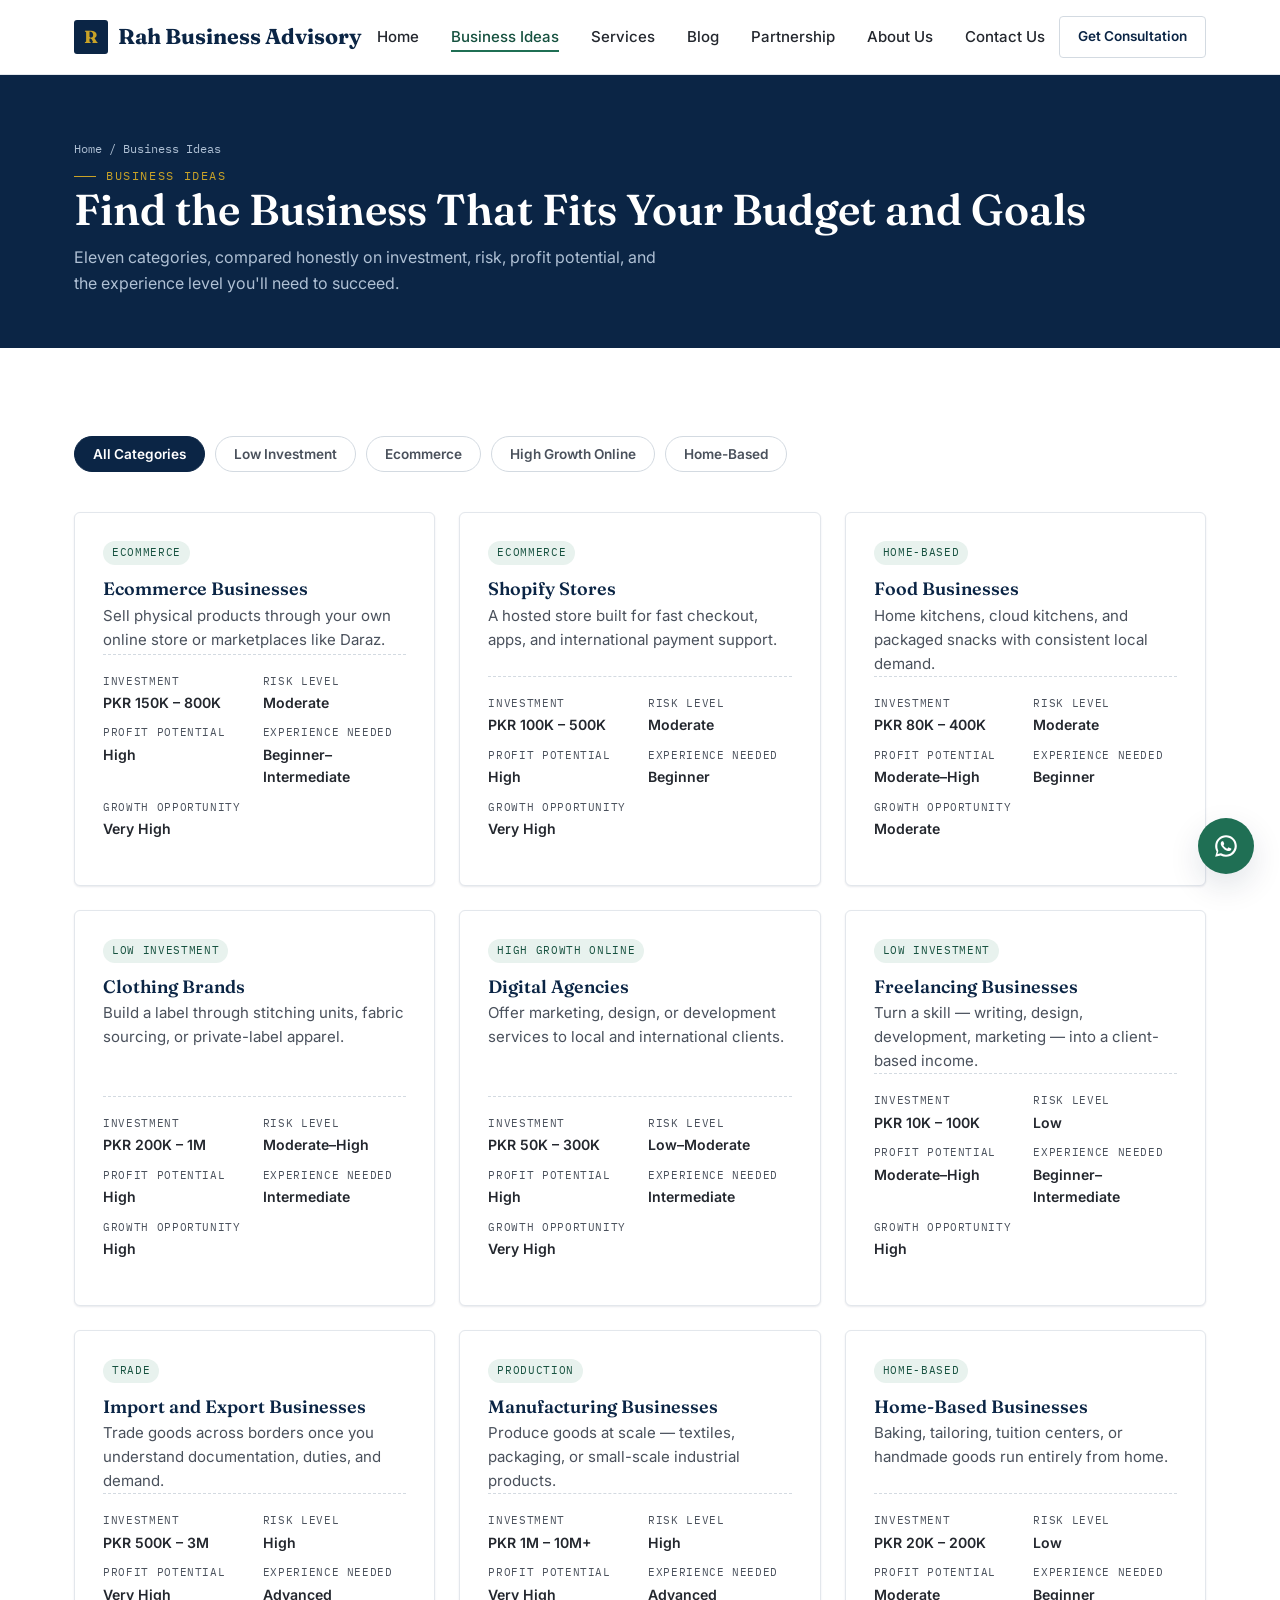
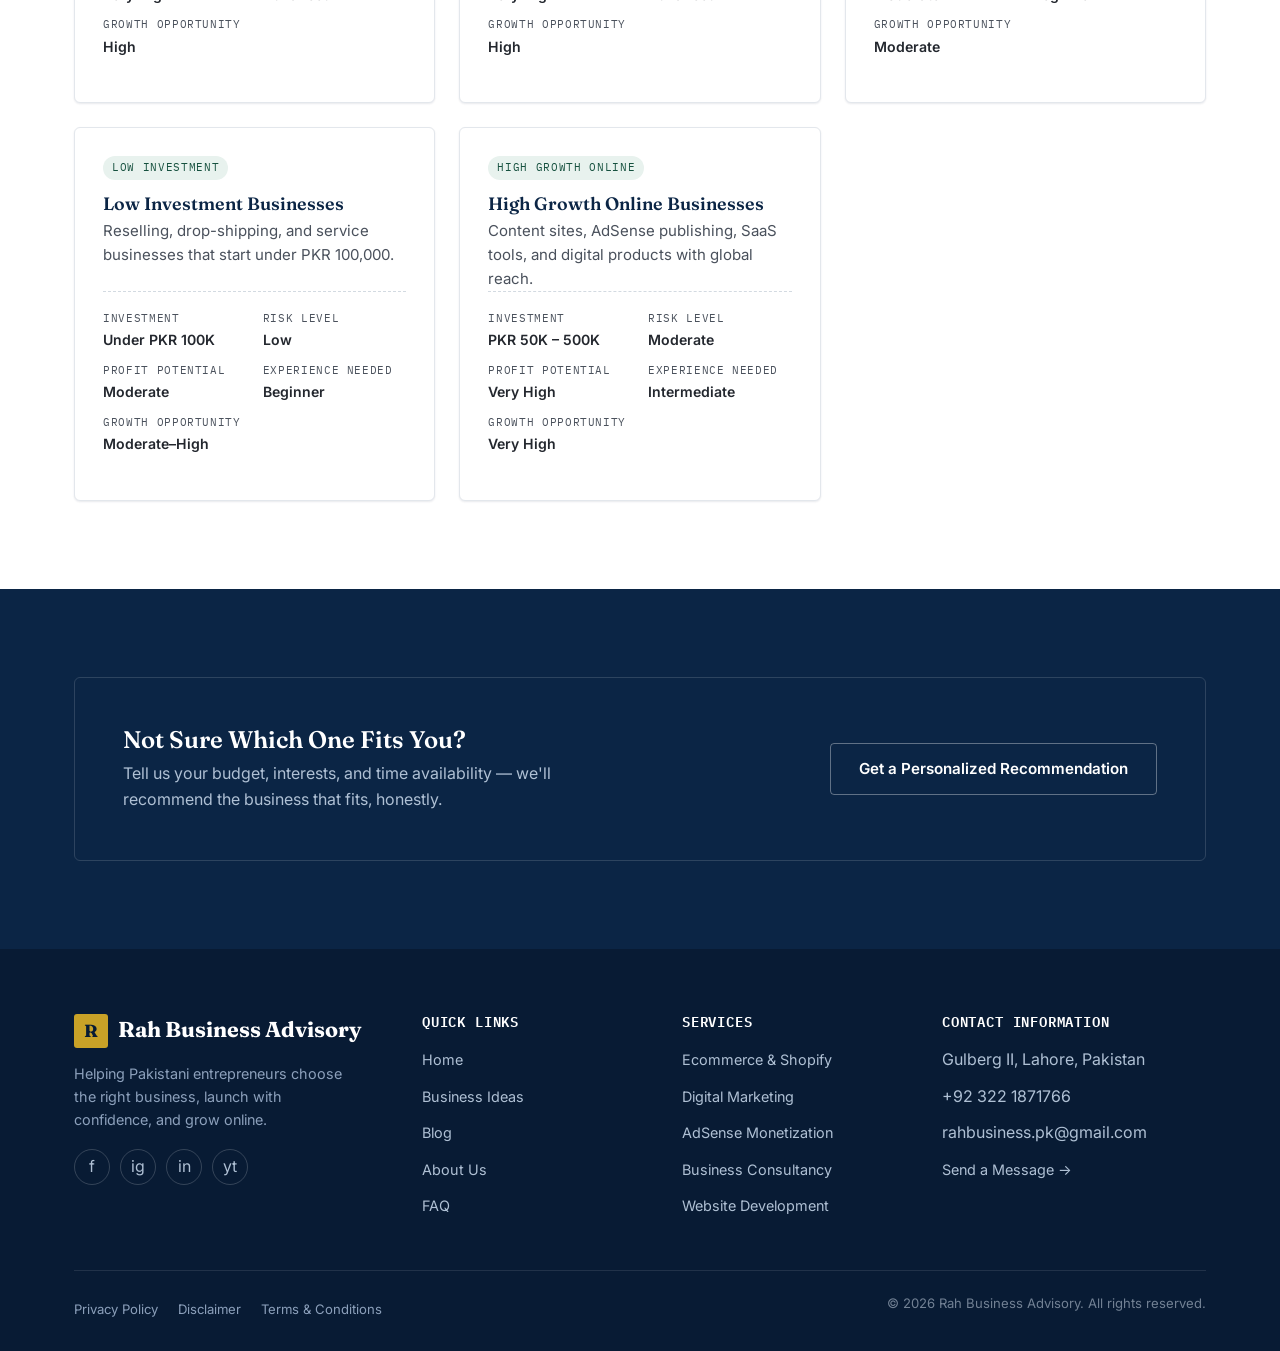
<file: business-ideas.html>
<!DOCTYPE html>
<html lang="en">
<head>
<meta charset="UTF-8">
<meta name="viewport" content="width=device-width, initial-scale=1.0">
<title>Business Ideas in Pakistan | Investment, Risk & Profit Guide | Rah</title>
<meta name="description" content="Compare 11 business categories in Pakistan by investment level, risk, profit potential, and growth opportunity — from home-based businesses to high-growth online ventures.">
<meta name="keywords" content="business ideas Pakistan, low investment business Pakistan, ecommerce business ideas, best business to start 2026">
<link rel="canonical" href="https://www.rahbusiness.pk/business-ideas.html">
<link rel="preconnect" href="https://fonts.googleapis.com">
<link href="https://fonts.googleapis.com/css2?family=Fraunces:wght@500;600;700&family=Inter:wght@400;500;600;700&family=IBM+Plex+Mono:wght@500;600&display=swap" rel="stylesheet">
<link rel="stylesheet" href="style.css">
</head>
<body>

<header class="site-header">
  <nav class="nav">
    <a href="index.html" class="brand"><span class="brand-mark">R</span> Rah Business Advisory</a>
    <ul class="nav-links">
      <li><a href="index.html">Home</a></li>
      <li><a href="business-ideas.html" aria-current="page">Business Ideas</a></li>
      <li><a href="services.html">Services</a></li>
      <li><a href="blog.html">Blog</a></li>
      <li><a href="partnership.html">Partnership</a></li>
      <li><a href="about.html">About Us</a></li>
      <li><a href="contact.html">Contact Us</a></li>
    </ul>
    <div class="nav-cta">
      <a href="contact.html" class="btn btn-ghost btn-sm">Get Consultation</a>
      <button class="nav-toggle" aria-label="Toggle navigation menu" aria-expanded="false"><span></span><span></span><span></span></button>
    </div>
  </nav>
</header>

<section class="page-header">
  <div class="container">
    <p class="breadcrumb"><a href="index.html">Home</a> / Business Ideas</p>
    <p class="eyebrow">Business Ideas</p>
    <h1>Find the Business That Fits Your Budget and Goals</h1>
    <p>Eleven categories, compared honestly on investment, risk, profit potential, and the experience level you'll need to succeed.</p>
  </div>
</section>

<main>
  <section class="section">
    <div class="container">

      <div class="filter-tabs">
        <button class="active" data-filter="all">All Categories</button>
        <button data-filter="low-investment">Low Investment</button>
        <button data-filter="ecommerce">Ecommerce</button>
        <button data-filter="online">High Growth Online</button>
        <button data-filter="home">Home-Based</button>
      </div>

      <div class="grid grid-3">

        <div class="card idea-card" data-category="ecommerce">
          <span class="tag">Ecommerce</span>
          <h3>Ecommerce Businesses</h3>
          <p>Sell physical products through your own online store or marketplaces like Daraz.</p>
          <dl class="idea-data">
            <div><dt>Investment</dt><dd>PKR 150K – 800K</dd></div>
            <div><dt>Risk Level</dt><dd>Moderate</dd></div>
            <div><dt>Profit Potential</dt><dd>High</dd></div>
            <div><dt>Experience Needed</dt><dd>Beginner–Intermediate</dd></div>
            <div><dt>Growth Opportunity</dt><dd>Very High</dd></div>
          </dl>
        </div>

        <div class="card idea-card" data-category="ecommerce">
          <span class="tag">Ecommerce</span>
          <h3>Shopify Stores</h3>
          <p>A hosted store built for fast checkout, apps, and international payment support.</p>
          <dl class="idea-data">
            <div><dt>Investment</dt><dd>PKR 100K – 500K</dd></div>
            <div><dt>Risk Level</dt><dd>Moderate</dd></div>
            <div><dt>Profit Potential</dt><dd>High</dd></div>
            <div><dt>Experience Needed</dt><dd>Beginner</dd></div>
            <div><dt>Growth Opportunity</dt><dd>Very High</dd></div>
          </dl>
        </div>

        <div class="card idea-card" data-category="home">
          <span class="tag">Home-Based</span>
          <h3>Food Businesses</h3>
          <p>Home kitchens, cloud kitchens, and packaged snacks with consistent local demand.</p>
          <dl class="idea-data">
            <div><dt>Investment</dt><dd>PKR 80K – 400K</dd></div>
            <div><dt>Risk Level</dt><dd>Moderate</dd></div>
            <div><dt>Profit Potential</dt><dd>Moderate–High</dd></div>
            <div><dt>Experience Needed</dt><dd>Beginner</dd></div>
            <div><dt>Growth Opportunity</dt><dd>Moderate</dd></div>
          </dl>
        </div>

        <div class="card idea-card" data-category="low-investment">
          <span class="tag">Low Investment</span>
          <h3>Clothing Brands</h3>
          <p>Build a label through stitching units, fabric sourcing, or private-label apparel.</p>
          <dl class="idea-data">
            <div><dt>Investment</dt><dd>PKR 200K – 1M</dd></div>
            <div><dt>Risk Level</dt><dd>Moderate–High</dd></div>
            <div><dt>Profit Potential</dt><dd>High</dd></div>
            <div><dt>Experience Needed</dt><dd>Intermediate</dd></div>
            <div><dt>Growth Opportunity</dt><dd>High</dd></div>
          </dl>
        </div>

        <div class="card idea-card" data-category="online">
          <span class="tag">High Growth Online</span>
          <h3>Digital Agencies</h3>
          <p>Offer marketing, design, or development services to local and international clients.</p>
          <dl class="idea-data">
            <div><dt>Investment</dt><dd>PKR 50K – 300K</dd></div>
            <div><dt>Risk Level</dt><dd>Low–Moderate</dd></div>
            <div><dt>Profit Potential</dt><dd>High</dd></div>
            <div><dt>Experience Needed</dt><dd>Intermediate</dd></div>
            <div><dt>Growth Opportunity</dt><dd>Very High</dd></div>
          </dl>
        </div>

        <div class="card idea-card" data-category="low-investment home">
          <span class="tag">Low Investment</span>
          <h3>Freelancing Businesses</h3>
          <p>Turn a skill — writing, design, development, marketing — into a client-based income.</p>
          <dl class="idea-data">
            <div><dt>Investment</dt><dd>PKR 10K – 100K</dd></div>
            <div><dt>Risk Level</dt><dd>Low</dd></div>
            <div><dt>Profit Potential</dt><dd>Moderate–High</dd></div>
            <div><dt>Experience Needed</dt><dd>Beginner–Intermediate</dd></div>
            <div><dt>Growth Opportunity</dt><dd>High</dd></div>
          </dl>
        </div>

        <div class="card idea-card" data-category="ecommerce">
          <span class="tag">Trade</span>
          <h3>Import and Export Businesses</h3>
          <p>Trade goods across borders once you understand documentation, duties, and demand.</p>
          <dl class="idea-data">
            <div><dt>Investment</dt><dd>PKR 500K – 3M</dd></div>
            <div><dt>Risk Level</dt><dd>High</dd></div>
            <div><dt>Profit Potential</dt><dd>Very High</dd></div>
            <div><dt>Experience Needed</dt><dd>Advanced</dd></div>
            <div><dt>Growth Opportunity</dt><dd>High</dd></div>
          </dl>
        </div>

        <div class="card idea-card" data-category="">
          <span class="tag">Production</span>
          <h3>Manufacturing Businesses</h3>
          <p>Produce goods at scale — textiles, packaging, or small-scale industrial products.</p>
          <dl class="idea-data">
            <div><dt>Investment</dt><dd>PKR 1M – 10M+</dd></div>
            <div><dt>Risk Level</dt><dd>High</dd></div>
            <div><dt>Profit Potential</dt><dd>Very High</dd></div>
            <div><dt>Experience Needed</dt><dd>Advanced</dd></div>
            <div><dt>Growth Opportunity</dt><dd>High</dd></div>
          </dl>
        </div>

        <div class="card idea-card" data-category="home low-investment">
          <span class="tag">Home-Based</span>
          <h3>Home-Based Businesses</h3>
          <p>Baking, tailoring, tuition centers, or handmade goods run entirely from home.</p>
          <dl class="idea-data">
            <div><dt>Investment</dt><dd>PKR 20K – 200K</dd></div>
            <div><dt>Risk Level</dt><dd>Low</dd></div>
            <div><dt>Profit Potential</dt><dd>Moderate</dd></div>
            <div><dt>Experience Needed</dt><dd>Beginner</dd></div>
            <div><dt>Growth Opportunity</dt><dd>Moderate</dd></div>
          </dl>
        </div>

        <div class="card idea-card" data-category="low-investment">
          <span class="tag">Low Investment</span>
          <h3>Low Investment Businesses</h3>
          <p>Reselling, drop-shipping, and service businesses that start under PKR 100,000.</p>
          <dl class="idea-data">
            <div><dt>Investment</dt><dd>Under PKR 100K</dd></div>
            <div><dt>Risk Level</dt><dd>Low</dd></div>
            <div><dt>Profit Potential</dt><dd>Moderate</dd></div>
            <div><dt>Experience Needed</dt><dd>Beginner</dd></div>
            <div><dt>Growth Opportunity</dt><dd>Moderate–High</dd></div>
          </dl>
        </div>

        <div class="card idea-card" data-category="online">
          <span class="tag">High Growth Online</span>
          <h3>High Growth Online Businesses</h3>
          <p>Content sites, AdSense publishing, SaaS tools, and digital products with global reach.</p>
          <dl class="idea-data">
            <div><dt>Investment</dt><dd>PKR 50K – 500K</dd></div>
            <div><dt>Risk Level</dt><dd>Moderate</dd></div>
            <div><dt>Profit Potential</dt><dd>Very High</dd></div>
            <div><dt>Experience Needed</dt><dd>Intermediate</dd></div>
            <div><dt>Growth Opportunity</dt><dd>Very High</dd></div>
          </dl>
        </div>

      </div>
    </div>
  </section>

  <section class="section section-navy">
    <div class="container">
      <div class="cta-band" style="background:transparent; padding:0; border:1px solid rgba(255,255,255,0.14); border-radius:6px; padding:48px;">
        <div>
          <h2>Not Sure Which One Fits You?</h2>
          <p>Tell us your budget, interests, and time availability — we'll recommend the business that fits, honestly.</p>
        </div>
        <a href="contact.html" class="btn btn-outline">Get a Personalized Recommendation</a>
      </div>
    </div>
  </section>
</main>

<a href="https://wa.me/923221871766" class="whatsapp-btn" aria-label="Chat with us on WhatsApp" target="_blank" rel="noopener">
  <svg width="26" height="26" viewBox="0 0 24 24" fill="currentColor"><path d="M12 2C6.48 2 2 6.48 2 12c0 1.85.5 3.58 1.38 5.07L2 22l5.05-1.32A9.94 9.94 0 0012 22c5.52 0 10-4.48 10-10S17.52 2 12 2zm0 18c-1.63 0-3.15-.44-4.46-1.22l-.32-.19-3.05.8.82-2.97-.21-.31A7.94 7.94 0 014 12c0-4.41 3.59-8 8-8s8 3.59 8 8-3.59 8-8 8zm4.38-5.94c-.24-.12-1.42-.7-1.64-.78-.22-.08-.38-.12-.54.12-.16.24-.62.78-.76.94-.14.16-.28.18-.52.06-.24-.12-1.01-.37-1.92-1.18-.71-.63-1.19-1.42-1.33-1.66-.14-.24-.01-.37.11-.49.11-.11.24-.28.36-.42.12-.14.16-.24.24-.4.08-.16.04-.3-.02-.42-.06-.12-.54-1.3-.74-1.78-.19-.46-.39-.4-.54-.41h-.46c-.16 0-.42.06-.64.3-.22.24-.84.82-.84 2s.86 2.32.98 2.48c.12.16 1.7 2.6 4.12 3.64.58.25 1.03.4 1.38.51.58.18 1.1.16 1.52.1.46-.07 1.42-.58 1.62-1.14.2-.56.2-1.04.14-1.14-.06-.1-.22-.16-.46-.28z"/></svg>
</a>

<footer class="site-footer">
  <div class="container">
    <div class="footer-grid">
      <div class="footer-brand">
        <a href="index.html" class="brand"><span class="brand-mark">R</span> Rah Business Advisory</a>
        <p>Helping Pakistani entrepreneurs choose the right business, launch with confidence, and grow online.</p>
        <div class="social-row">
          <a href="#" aria-label="Facebook">f</a>
          <a href="#" aria-label="Instagram">ig</a>
          <a href="#" aria-label="LinkedIn">in</a>
          <a href="#" aria-label="YouTube">yt</a>
        </div>
      </div>
      <div class="footer-col">
        <h4>Quick Links</h4>
        <ul>
          <li><a href="index.html">Home</a></li>
          <li><a href="business-ideas.html">Business Ideas</a></li>
          <li><a href="blog.html">Blog</a></li>
          <li><a href="about.html">About Us</a></li>
          <li><a href="faq.html">FAQ</a></li>
        </ul>
      </div>
      <div class="footer-col">
        <h4>Services</h4>
        <ul>
          <li><a href="services.html">Ecommerce & Shopify</a></li>
          <li><a href="services.html">Digital Marketing</a></li>
          <li><a href="services.html">AdSense Monetization</a></li>
          <li><a href="services.html">Business Consultancy</a></li>
          <li><a href="services.html">Website Development</a></li>
        </ul>
      </div>
      <div class="footer-col">
        <h4>Contact Information</h4>
        <ul>
          <li>Gulberg II, Lahore, Pakistan</li>
          <li>+92 322 1871766</li>
          <li>rahbusiness.pk@gmail.com</li>
          <li><a href="contact.html">Send a Message →</a></li>
        </ul>
      </div>
    </div>
    <div class="footer-bottom">
      <div class="legal-links">
        <a href="privacy-policy.html">Privacy Policy</a>
        <a href="disclaimer.html">Disclaimer</a>
        <a href="terms-and-conditions.html">Terms & Conditions</a>
      </div>
      <p class="copyright">© <span class="current-year">2026</span> Rah Business Advisory. All rights reserved.</p>
    </div>
  </div>
</footer>

<script src="script.js"></script>
</body>
</html>
</file>
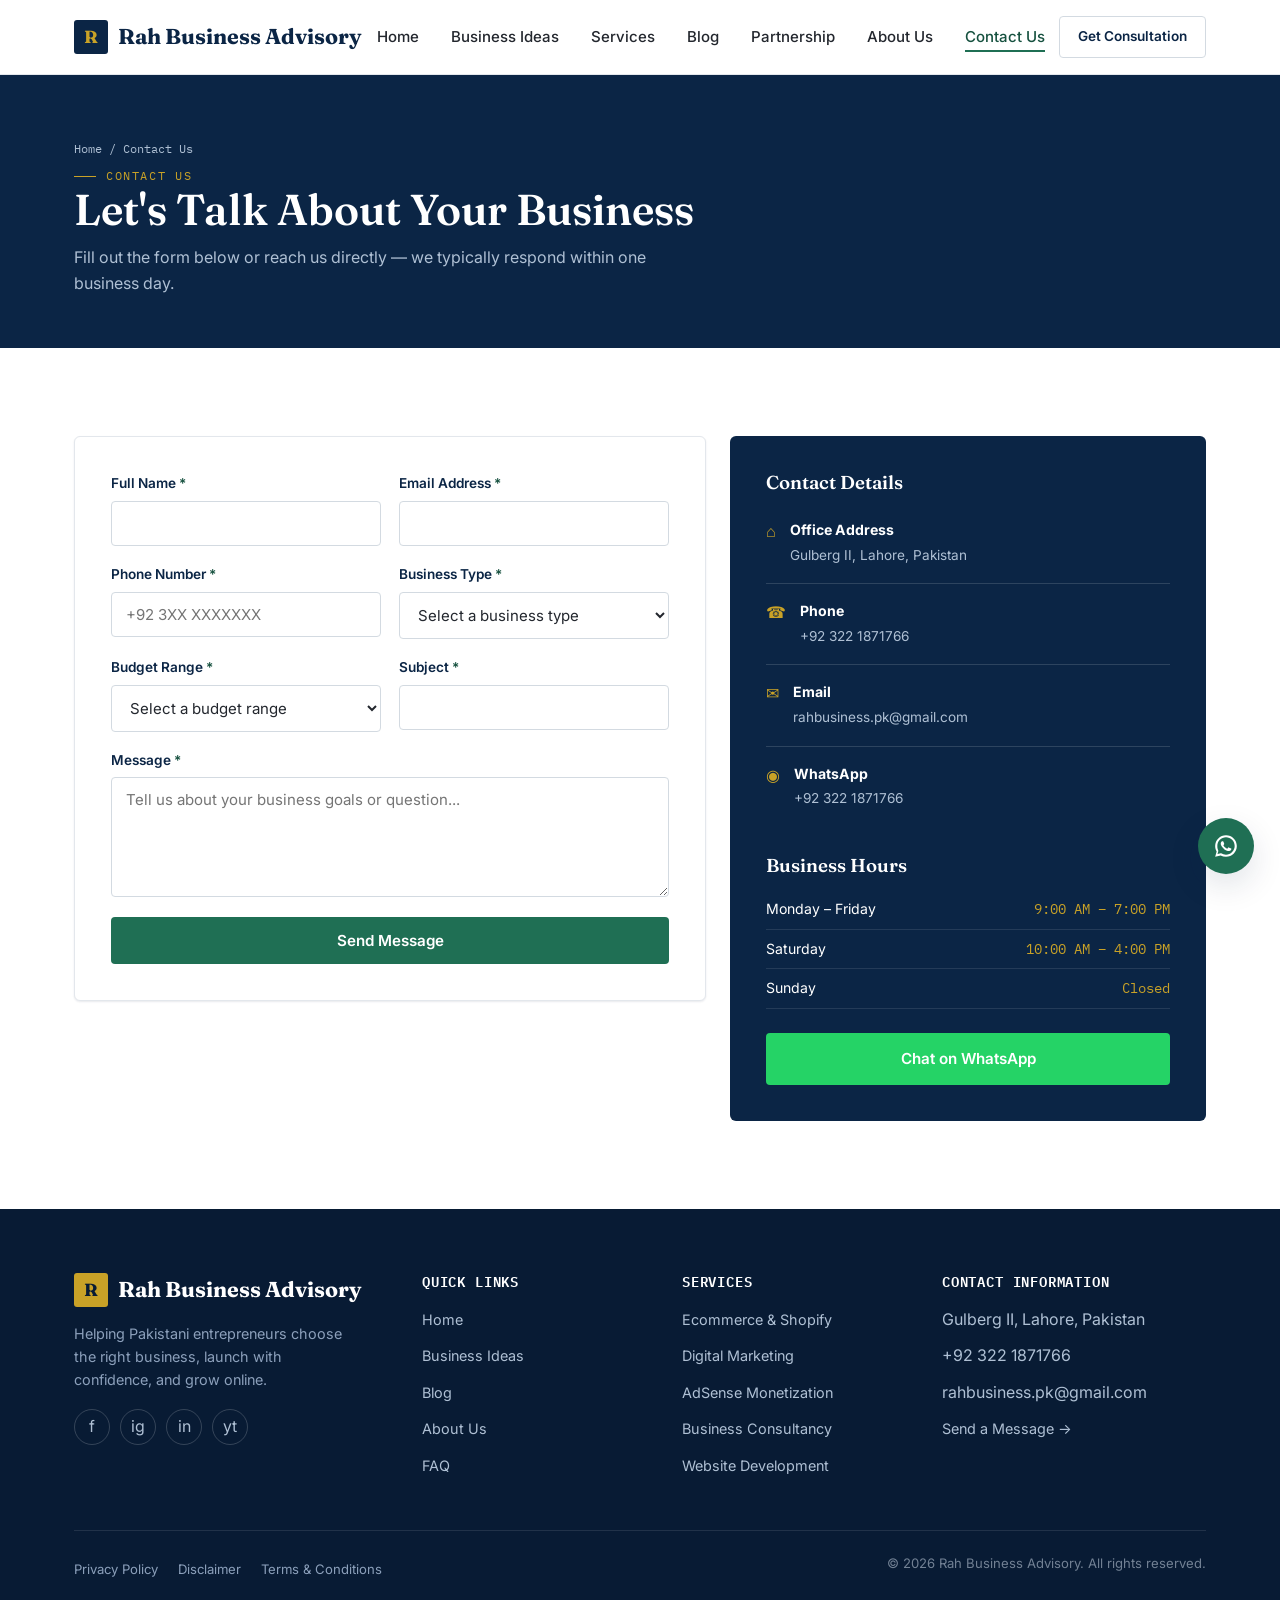
<file: contact.html>
<!DOCTYPE html>
<html lang="en">
<head>
<meta charset="UTF-8">
<meta name="viewport" content="width=device-width, initial-scale=1.0">
<title>Contact Us | Book a Business Consultation | Rah Business Advisory</title>
<meta name="description" content="Contact Rah Business Advisory for a free business consultation. Reach us by phone, email, or WhatsApp, or fill out our contact form.">
<meta name="keywords" content="contact business consultant Pakistan, book consultation Pakistan, business advisory contact">
<link rel="canonical" href="https://www.rahbusiness.pk/contact.html">
<link rel="preconnect" href="https://fonts.googleapis.com">
<link href="https://fonts.googleapis.com/css2?family=Fraunces:wght@500;600;700&family=Inter:wght@400;500;600;700&family=IBM+Plex+Mono:wght@500;600&display=swap" rel="stylesheet">
<link rel="stylesheet" href="style.css">
</head>
<body>

<header class="site-header">
  <nav class="nav">
    <a href="index.html" class="brand"><span class="brand-mark">R</span> Rah Business Advisory</a>
    <ul class="nav-links">
      <li><a href="index.html">Home</a></li>
      <li><a href="business-ideas.html">Business Ideas</a></li>
      <li><a href="services.html">Services</a></li>
      <li><a href="blog.html">Blog</a></li>
      <li><a href="partnership.html">Partnership</a></li>
      <li><a href="about.html">About Us</a></li>
      <li><a href="contact.html" aria-current="page">Contact Us</a></li>
    </ul>
    <div class="nav-cta">
      <a href="contact.html" class="btn btn-ghost btn-sm">Get Consultation</a>
      <button class="nav-toggle" aria-label="Toggle navigation menu" aria-expanded="false"><span></span><span></span><span></span></button>
    </div>
  </nav>
</header>

<section class="page-header">
  <div class="container">
    <p class="breadcrumb"><a href="index.html">Home</a> / Contact Us</p>
    <p class="eyebrow">Contact Us</p>
    <h1>Let's Talk About Your Business</h1>
    <p>Fill out the form below or reach us directly — we typically respond within one business day.</p>
  </div>
</section>

<main>
  <section class="section">
    <div class="container grid grid-2" style="align-items:start;">

      <div class="form-card">
        <div class="form-success">Thank you for reaching out — your message has been received. Our team will contact you within one business day.</div>
        <form data-validate novalidate>
          <div class="form-row">
            <div class="field">
              <label for="c-name">Full Name <span class="req">*</span></label>
              <input type="text" id="c-name" name="name" required>
              <span class="error-msg">Please enter your name.</span>
            </div>
            <div class="field">
              <label for="c-email">Email Address <span class="req">*</span></label>
              <input type="email" id="c-email" name="email" required>
              <span class="error-msg">Please enter a valid email address.</span>
            </div>
          </div>
          <div class="form-row">
            <div class="field">
              <label for="c-phone">Phone Number <span class="req">*</span></label>
              <input type="tel" id="c-phone" name="phone" placeholder="+92 3XX XXXXXXX" required>
              <span class="error-msg">Please enter a valid phone number.</span>
            </div>
            <div class="field">
              <label for="c-business">Business Type <span class="req">*</span></label>
              <select id="c-business" name="business_type" required>
                <option value="">Select a business type</option>
                <option>Ecommerce / Shopify</option>
                <option>Food Business</option>
                <option>Clothing Brand</option>
                <option>Digital Agency</option>
                <option>Freelancing</option>
                <option>Import / Export</option>
                <option>Home-Based Business</option>
                <option>AdSense / Content Website</option>
                <option>Not Sure Yet</option>
              </select>
              <span class="error-msg">Please select a business type.</span>
            </div>
          </div>
          <div class="form-row">
            <div class="field">
              <label for="c-budget">Budget Range <span class="req">*</span></label>
              <select id="c-budget" name="budget" required>
                <option value="">Select a budget range</option>
                <option>Under PKR 100,000</option>
                <option>PKR 100,000 – 500,000</option>
                <option>PKR 500,000 – 1,000,000</option>
                <option>PKR 1,000,000 – 5,000,000</option>
                <option>Above PKR 5,000,000</option>
              </select>
              <span class="error-msg">Please select a budget range.</span>
            </div>
            <div class="field">
              <label for="c-subject">Subject <span class="req">*</span></label>
              <input type="text" id="c-subject" name="subject" required>
              <span class="error-msg">Please enter a subject.</span>
            </div>
          </div>
          <div class="field full" style="margin-bottom:20px;">
            <label for="c-message">Message <span class="req">*</span></label>
            <textarea id="c-message" name="message" required placeholder="Tell us about your business goals or question..."></textarea>
            <span class="error-msg">Please enter your message.</span>
          </div>
          <button type="submit" class="btn btn-primary btn-block">Send Message</button>
        </form>
      </div>

      <div>
        <div class="contact-info-card">
          <h3>Contact Details</h3>
          <div class="contact-info-row"><div class="ci-icon">⌂</div><div><strong>Office Address</strong><span>Gulberg II, Lahore, Pakistan</span></div></div>
          <div class="contact-info-row"><div class="ci-icon">☎</div><div><strong>Phone</strong><span>+92 322 1871766</span></div></div>
          <div class="contact-info-row"><div class="ci-icon">✉</div><div><strong>Email</strong><span>rahbusiness.pk@gmail.com</span></div></div>
          <div class="contact-info-row"><div class="ci-icon">◉</div><div><strong>WhatsApp</strong><span>+92 322 1871766</span></div></div>
          <h3 style="margin-top:28px;">Business Hours</h3>
          <table class="hours-table">
            <tr><td>Monday – Friday</td><td>9:00 AM – 7:00 PM</td></tr>
            <tr><td>Saturday</td><td>10:00 AM – 4:00 PM</td></tr>
            <tr><td>Sunday</td><td>Closed</td></tr>
          </table>
          <a href="https://wa.me/923221871766" target="_blank" rel="noopener" class="btn btn-primary btn-block" style="margin-top:24px; background:#25D366;">Chat on WhatsApp</a>
        </div>
      </div>

    </div>
  </section>
</main>

<a href="https://wa.me/923221871766" class="whatsapp-btn" aria-label="Chat with us on WhatsApp" target="_blank" rel="noopener">
  <svg width="26" height="26" viewBox="0 0 24 24" fill="currentColor"><path d="M12 2C6.48 2 2 6.48 2 12c0 1.85.5 3.58 1.38 5.07L2 22l5.05-1.32A9.94 9.94 0 0012 22c5.52 0 10-4.48 10-10S17.52 2 12 2zm0 18c-1.63 0-3.15-.44-4.46-1.22l-.32-.19-3.05.8.82-2.97-.21-.31A7.94 7.94 0 014 12c0-4.41 3.59-8 8-8s8 3.59 8 8-3.59 8-8 8zm4.38-5.94c-.24-.12-1.42-.7-1.64-.78-.22-.08-.38-.12-.54.12-.16.24-.62.78-.76.94-.14.16-.28.18-.52.06-.24-.12-1.01-.37-1.92-1.18-.71-.63-1.19-1.42-1.33-1.66-.14-.24-.01-.37.11-.49.11-.11.24-.28.36-.42.12-.14.16-.24.24-.4.08-.16.04-.3-.02-.42-.06-.12-.54-1.3-.74-1.78-.19-.46-.39-.4-.54-.41h-.46c-.16 0-.42.06-.64.3-.22.24-.84.82-.84 2s.86 2.32.98 2.48c.12.16 1.7 2.6 4.12 3.64.58.25 1.03.4 1.38.51.58.18 1.1.16 1.52.1.46-.07 1.42-.58 1.62-1.14.2-.56.2-1.04.14-1.14-.06-.1-.22-.16-.46-.28z"/></svg>
</a>

<footer class="site-footer">
  <div class="container">
    <div class="footer-grid">
      <div class="footer-brand">
        <a href="index.html" class="brand"><span class="brand-mark">R</span> Rah Business Advisory</a>
        <p>Helping Pakistani entrepreneurs choose the right business, launch with confidence, and grow online.</p>
        <div class="social-row">
          <a href="#" aria-label="Facebook">f</a>
          <a href="#" aria-label="Instagram">ig</a>
          <a href="#" aria-label="LinkedIn">in</a>
          <a href="#" aria-label="YouTube">yt</a>
        </div>
      </div>
      <div class="footer-col">
        <h4>Quick Links</h4>
        <ul>
          <li><a href="index.html">Home</a></li>
          <li><a href="business-ideas.html">Business Ideas</a></li>
          <li><a href="blog.html">Blog</a></li>
          <li><a href="about.html">About Us</a></li>
          <li><a href="faq.html">FAQ</a></li>
        </ul>
      </div>
      <div class="footer-col">
        <h4>Services</h4>
        <ul>
          <li><a href="services.html">Ecommerce & Shopify</a></li>
          <li><a href="services.html">Digital Marketing</a></li>
          <li><a href="services.html">AdSense Monetization</a></li>
          <li><a href="services.html">Business Consultancy</a></li>
          <li><a href="services.html">Website Development</a></li>
        </ul>
      </div>
      <div class="footer-col">
        <h4>Contact Information</h4>
        <ul>
          <li>Gulberg II, Lahore, Pakistan</li>
          <li>+92 322 1871766</li>
          <li>rahbusiness.pk@gmail.com</li>
          <li><a href="contact.html">Send a Message →</a></li>
        </ul>
      </div>
    </div>
    <div class="footer-bottom">
      <div class="legal-links">
        <a href="privacy-policy.html">Privacy Policy</a>
        <a href="disclaimer.html">Disclaimer</a>
        <a href="terms-and-conditions.html">Terms & Conditions</a>
      </div>
      <p class="copyright">© <span class="current-year">2026</span> Rah Business Advisory. All rights reserved.</p>
    </div>
  </div>
</footer>

<script src="script.js"></script>
</body>
</html>
</file>
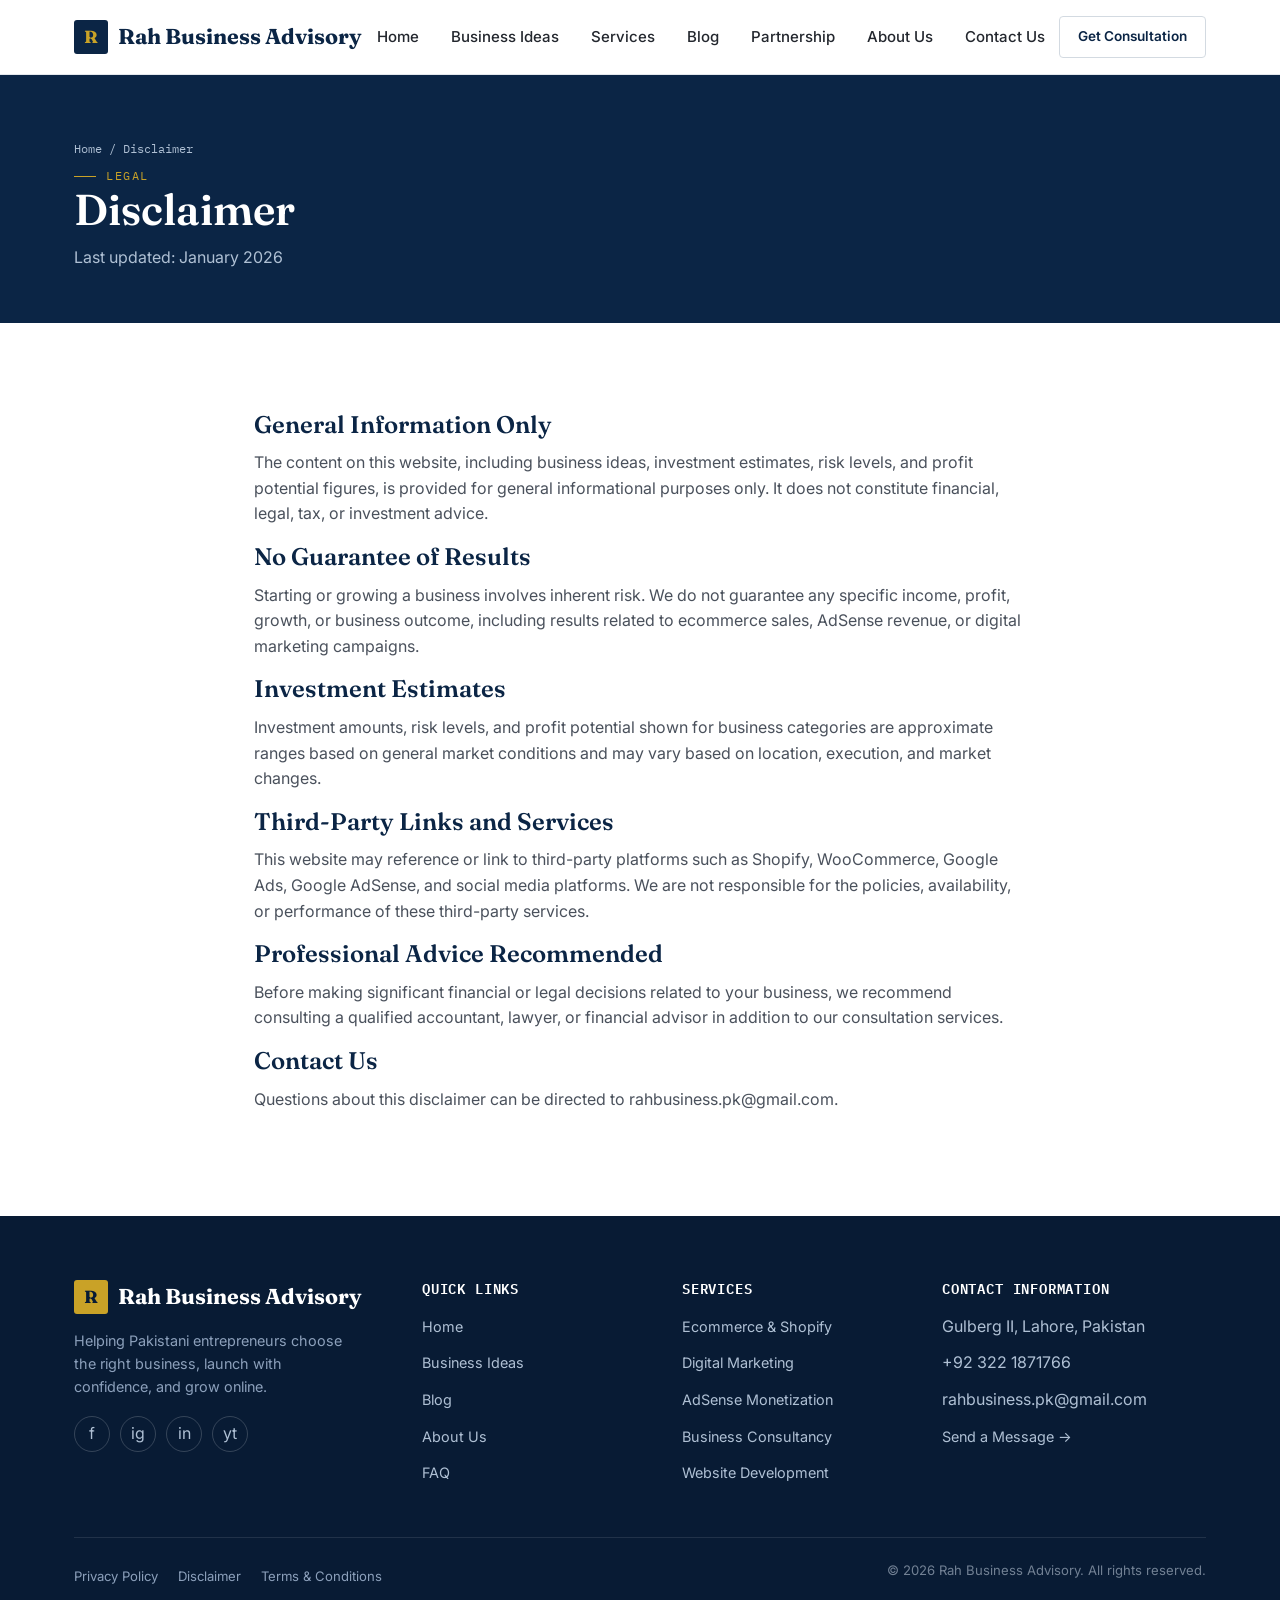
<file: disclaimer.html>
<!DOCTYPE html>
<html lang="en">
<head>
<meta charset="UTF-8">
<meta name="viewport" content="width=device-width, initial-scale=1.0">
<title>Disclaimer | Rah Business Advisory</title>
<meta name="description" content="Read the disclaimer for Rah Business Advisory regarding business advice, income claims, and third-party content.">
<link rel="canonical" href="https://www.rahbusiness.pk/disclaimer.html">
<meta name="robots" content="noindex, follow">
<link rel="preconnect" href="https://fonts.googleapis.com">
<link href="https://fonts.googleapis.com/css2?family=Fraunces:wght@500;600;700&family=Inter:wght@400;500;600;700&family=IBM+Plex+Mono:wght@500;600&display=swap" rel="stylesheet">
<link rel="stylesheet" href="style.css">
</head>
<body>

<header class="site-header">
  <nav class="nav">
    <a href="index.html" class="brand"><span class="brand-mark">R</span> Rah Business Advisory</a>
    <ul class="nav-links">
      <li><a href="index.html">Home</a></li>
      <li><a href="business-ideas.html">Business Ideas</a></li>
      <li><a href="services.html">Services</a></li>
      <li><a href="blog.html">Blog</a></li>
      <li><a href="partnership.html">Partnership</a></li>
      <li><a href="about.html">About Us</a></li>
      <li><a href="contact.html">Contact Us</a></li>
    </ul>
    <div class="nav-cta">
      <a href="contact.html" class="btn btn-ghost btn-sm">Get Consultation</a>
      <button class="nav-toggle" aria-label="Toggle navigation menu" aria-expanded="false"><span></span><span></span><span></span></button>
    </div>
  </nav>
</header>

<section class="page-header">
  <div class="container">
    <p class="breadcrumb"><a href="index.html">Home</a> / Disclaimer</p>
    <p class="eyebrow">Legal</p>
    <h1>Disclaimer</h1>
    <p>Last updated: January 2026</p>
  </div>
</section>

<main>
  <section class="section">
    <div class="container" style="max-width:820px;">
      <h2>General Information Only</h2>
      <p>The content on this website, including business ideas, investment estimates, risk levels, and profit potential figures, is provided for general informational purposes only. It does not constitute financial, legal, tax, or investment advice.</p>

      <h2>No Guarantee of Results</h2>
      <p>Starting or growing a business involves inherent risk. We do not guarantee any specific income, profit, growth, or business outcome, including results related to ecommerce sales, AdSense revenue, or digital marketing campaigns.</p>

      <h2>Investment Estimates</h2>
      <p>Investment amounts, risk levels, and profit potential shown for business categories are approximate ranges based on general market conditions and may vary based on location, execution, and market changes.</p>

      <h2>Third-Party Links and Services</h2>
      <p>This website may reference or link to third-party platforms such as Shopify, WooCommerce, Google Ads, Google AdSense, and social media platforms. We are not responsible for the policies, availability, or performance of these third-party services.</p>

      <h2>Professional Advice Recommended</h2>
      <p>Before making significant financial or legal decisions related to your business, we recommend consulting a qualified accountant, lawyer, or financial advisor in addition to our consultation services.</p>

      <h2>Contact Us</h2>
      <p>Questions about this disclaimer can be directed to rahbusiness.pk@gmail.com.</p>
    </div>
  </section>
</main>

<footer class="site-footer">
  <div class="container">
    <div class="footer-grid">
      <div class="footer-brand">
        <a href="index.html" class="brand"><span class="brand-mark">R</span> Rah Business Advisory</a>
        <p>Helping Pakistani entrepreneurs choose the right business, launch with confidence, and grow online.</p>
        <div class="social-row">
          <a href="#" aria-label="Facebook">f</a>
          <a href="#" aria-label="Instagram">ig</a>
          <a href="#" aria-label="LinkedIn">in</a>
          <a href="#" aria-label="YouTube">yt</a>
        </div>
      </div>
      <div class="footer-col">
        <h4>Quick Links</h4>
        <ul>
          <li><a href="index.html">Home</a></li>
          <li><a href="business-ideas.html">Business Ideas</a></li>
          <li><a href="blog.html">Blog</a></li>
          <li><a href="about.html">About Us</a></li>
          <li><a href="faq.html">FAQ</a></li>
        </ul>
      </div>
      <div class="footer-col">
        <h4>Services</h4>
        <ul>
          <li><a href="services.html">Ecommerce & Shopify</a></li>
          <li><a href="services.html">Digital Marketing</a></li>
          <li><a href="services.html">AdSense Monetization</a></li>
          <li><a href="services.html">Business Consultancy</a></li>
          <li><a href="services.html">Website Development</a></li>
        </ul>
      </div>
      <div class="footer-col">
        <h4>Contact Information</h4>
        <ul>
          <li>Gulberg II, Lahore, Pakistan</li>
          <li>+92 322 1871766</li>
          <li>rahbusiness.pk@gmail.com</li>
          <li><a href="contact.html">Send a Message →</a></li>
        </ul>
      </div>
    </div>
    <div class="footer-bottom">
      <div class="legal-links">
        <a href="privacy-policy.html">Privacy Policy</a>
        <a href="disclaimer.html">Disclaimer</a>
        <a href="terms-and-conditions.html">Terms & Conditions</a>
      </div>
      <p class="copyright">© <span class="current-year">2026</span> Rah Business Advisory. All rights reserved.</p>
    </div>
  </div>
</footer>

<script src="script.js"></script>
</body>
</html>
</file>
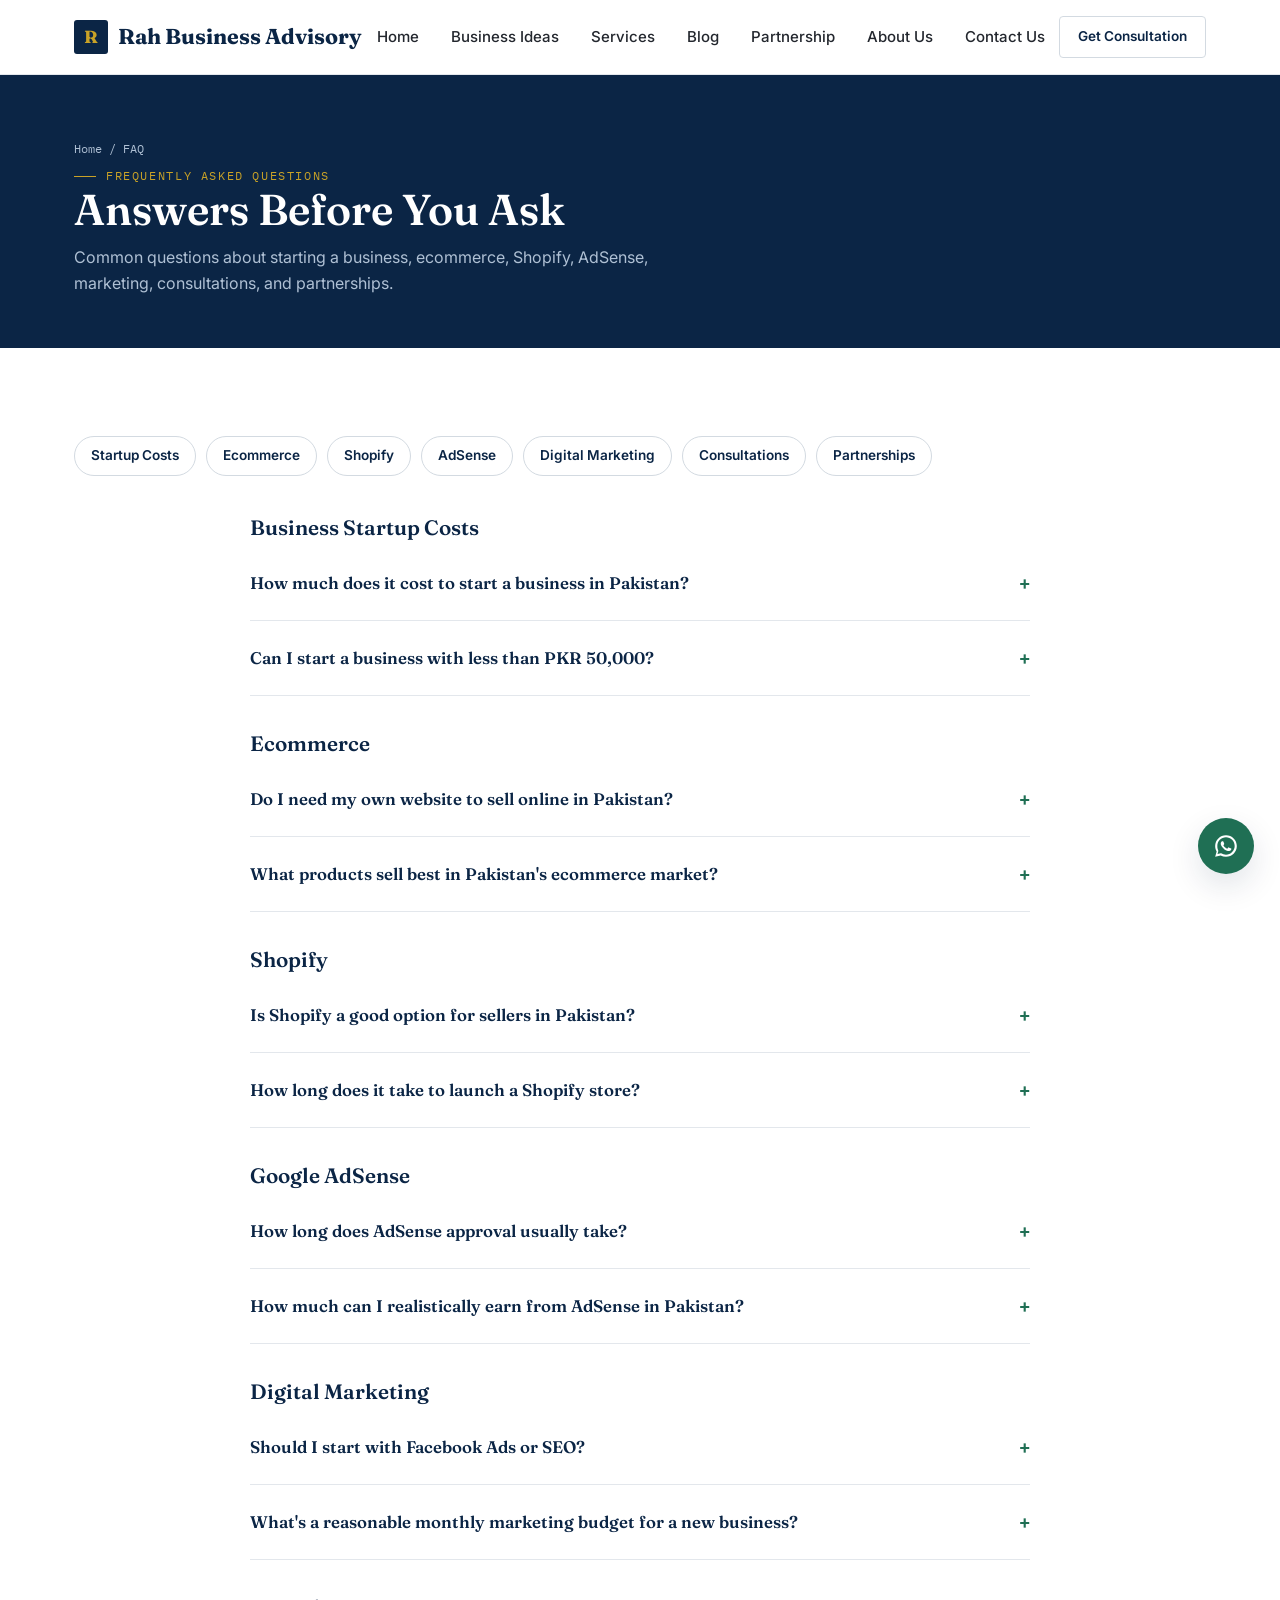
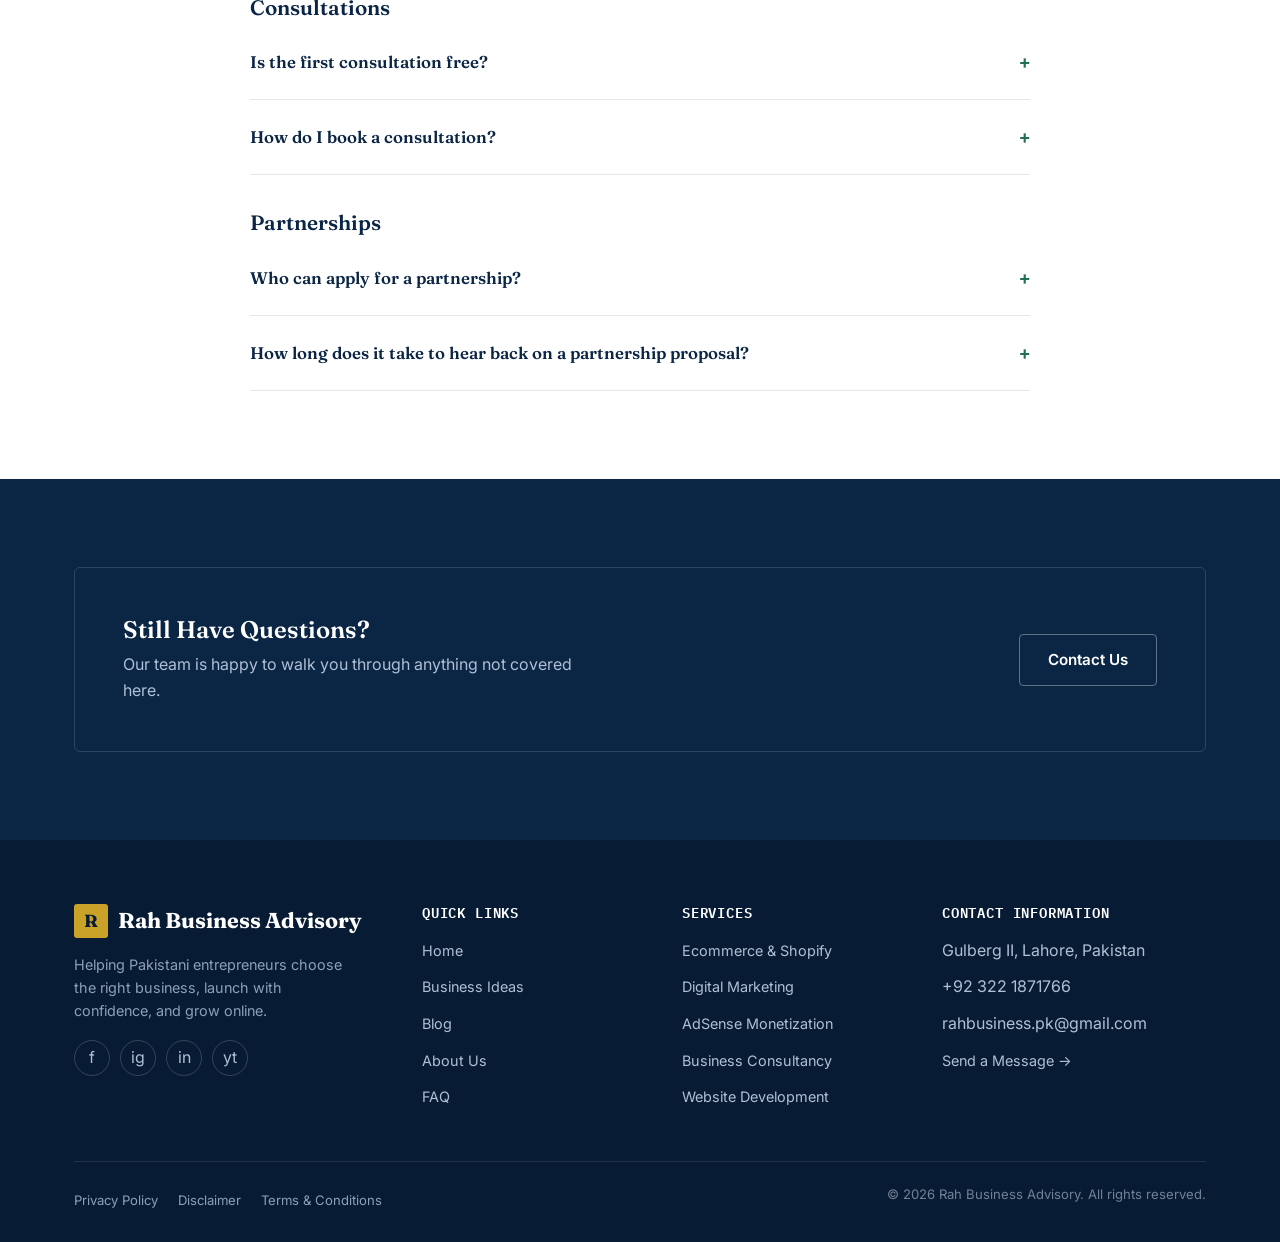
<file: faq.html>
<!DOCTYPE html>
<html lang="en">
<head>
<meta charset="UTF-8">
<meta name="viewport" content="width=device-width, initial-scale=1.0">
<title>FAQ | Business Startup, Ecommerce & AdSense Questions | Rah</title>
<meta name="description" content="Answers to common questions about business startup costs, ecommerce, Shopify, AdSense, digital marketing, consultations, and partnerships in Pakistan.">
<meta name="keywords" content="business FAQ Pakistan, startup cost questions, AdSense FAQ, Shopify FAQ Pakistan">
<link rel="canonical" href="https://www.rahbusiness.pk/faq.html">
<link rel="preconnect" href="https://fonts.googleapis.com">
<link href="https://fonts.googleapis.com/css2?family=Fraunces:wght@500;600;700&family=Inter:wght@400;500;600;700&family=IBM+Plex+Mono:wght@500;600&display=swap" rel="stylesheet">
<link rel="stylesheet" href="style.css">
<script type="application/ld+json">
{
  "@context": "https://schema.org",
  "@type": "FAQPage",
  "mainEntity": [
    {"@type": "Question", "name": "How much does it cost to start a business in Pakistan?", "acceptedAnswer": {"@type": "Answer", "text": "Startup costs vary widely by business type, from under PKR 100,000 for freelancing or home-based businesses to several million rupees for manufacturing. We help you match a business to your actual budget during consultation."}},
    {"@type": "Question", "name": "Do I need a company registration to start selling online?", "acceptedAnswer": {"@type": "Answer", "text": "Not always at the start, but registration becomes important once you scale, want a business bank account, or need to work with larger partners. We guide you on timing."}}
  ]
}
</script>
</head>
<body>

<header class="site-header">
  <nav class="nav">
    <a href="index.html" class="brand"><span class="brand-mark">R</span> Rah Business Advisory</a>
    <ul class="nav-links">
      <li><a href="index.html">Home</a></li>
      <li><a href="business-ideas.html">Business Ideas</a></li>
      <li><a href="services.html">Services</a></li>
      <li><a href="blog.html">Blog</a></li>
      <li><a href="partnership.html">Partnership</a></li>
      <li><a href="about.html">About Us</a></li>
      <li><a href="contact.html">Contact Us</a></li>
    </ul>
    <div class="nav-cta">
      <a href="contact.html" class="btn btn-ghost btn-sm">Get Consultation</a>
      <button class="nav-toggle" aria-label="Toggle navigation menu" aria-expanded="false"><span></span><span></span><span></span></button>
    </div>
  </nav>
</header>

<section class="page-header">
  <div class="container">
    <p class="breadcrumb"><a href="index.html">Home</a> / FAQ</p>
    <p class="eyebrow">Frequently Asked Questions</p>
    <h1>Answers Before You Ask</h1>
    <p>Common questions about starting a business, ecommerce, Shopify, AdSense, marketing, consultations, and partnerships.</p>
  </div>
</section>

<main>
  <section class="section">
    <div class="container">

      <div class="faq-nav">
        <a href="#startup">Startup Costs</a>
        <a href="#ecommerce">Ecommerce</a>
        <a href="#shopify">Shopify</a>
        <a href="#adsense">AdSense</a>
        <a href="#marketing">Digital Marketing</a>
        <a href="#consultations">Consultations</a>
        <a href="#partnerships">Partnerships</a>
      </div>

      <div class="faq-list">

        <h2 id="startup" style="font-size:1.3rem; margin-bottom:6px;">Business Startup Costs</h2>
        <div class="faq-item">
          <button class="faq-q" aria-expanded="false">How much does it cost to start a business in Pakistan?<span class="plus">+</span></button>
          <div class="faq-a"><p>It depends on the category. Freelancing and home-based businesses can start under PKR 100,000, while ecommerce and clothing brands typically need PKR 150,000–1,000,000. Manufacturing and import/export require significantly more. We help you find a business that fits your actual budget.</p></div>
        </div>
        <div class="faq-item">
          <button class="faq-q" aria-expanded="false">Can I start a business with less than PKR 50,000?<span class="plus">+</span></button>
          <div class="faq-a"><p>Yes. Freelancing, reselling, and certain home-based services can start with minimal capital. The tradeoff is usually a slower path to significant income, which we factor into our recommendations.</p></div>
        </div>

        <h2 id="ecommerce" style="font-size:1.3rem; margin:36px 0 6px;">Ecommerce</h2>
        <div class="faq-item">
          <button class="faq-q" aria-expanded="false">Do I need my own website to sell online in Pakistan?<span class="plus">+</span></button>
          <div class="faq-a"><p>No. Many sellers start on marketplaces like Daraz before investing in their own store. We usually recommend starting on a marketplace to validate demand, then building a dedicated store once you have consistent sales.</p></div>
        </div>
        <div class="faq-item">
          <button class="faq-q" aria-expanded="false">What products sell best in Pakistan's ecommerce market?<span class="plus">+</span></button>
          <div class="faq-a"><p>Fashion, beauty, mobile accessories, and home goods consistently perform well, but the right product depends on your budget, sourcing access, and target city. Our product research service narrows this down for your specific situation.</p></div>
        </div>

        <h2 id="shopify" style="font-size:1.3rem; margin:36px 0 6px;">Shopify</h2>
        <div class="faq-item">
          <button class="faq-q" aria-expanded="false">Is Shopify a good option for sellers in Pakistan?<span class="plus">+</span></button>
          <div class="faq-a"><p>Yes, especially for stores targeting international customers or wanting a professional, fast, and reliable storefront. Local payment gateway integration is available, so Pakistani customers can pay comfortably too.</p></div>
        </div>
        <div class="faq-item">
          <button class="faq-q" aria-expanded="false">How long does it take to launch a Shopify store?<span class="plus">+</span></button>
          <div class="faq-a"><p>A basic store can be live within one to two weeks. More complex builds with custom design, multiple product categories, or app integrations typically take three to four weeks.</p></div>
        </div>

        <h2 id="adsense" style="font-size:1.3rem; margin:36px 0 6px;">Google AdSense</h2>
        <div class="faq-item">
          <button class="faq-q" aria-expanded="false">How long does AdSense approval usually take?<span class="plus">+</span></button>
          <div class="faq-a"><p>Approval times vary, but sites with clear niches, sufficient original content, and policy-compliant structure tend to move through review faster. Our approval guidance service focuses on getting these fundamentals right the first time.</p></div>
        </div>
        <div class="faq-item">
          <button class="faq-q" aria-expanded="false">How much can I realistically earn from AdSense in Pakistan?<span class="plus">+</span></button>
          <div class="faq-a"><p>Earnings depend heavily on niche, traffic volume, and audience location, since ad rates vary by country. We help set realistic expectations and a growth strategy based on your specific niche during consultation.</p></div>
        </div>

        <h2 id="marketing" style="font-size:1.3rem; margin:36px 0 6px;">Digital Marketing</h2>
        <div class="faq-item">
          <button class="faq-q" aria-expanded="false">Should I start with Facebook Ads or SEO?<span class="plus">+</span></button>
          <div class="faq-a"><p>Facebook Ads generally bring faster results and suit businesses that need sales now, while SEO builds slower but more sustainable, lower-cost traffic over time. Most businesses benefit from both, sequenced based on budget.</p></div>
        </div>
        <div class="faq-item">
          <button class="faq-q" aria-expanded="false">What's a reasonable monthly marketing budget for a new business?<span class="plus">+</span></button>
          <div class="faq-a"><p>New businesses often start with 10–20% of expected monthly revenue allocated to marketing, adjusting as you learn which channels convert. We help set a specific number during your consultation.</p></div>
        </div>

        <h2 id="consultations" style="font-size:1.3rem; margin:36px 0 6px;">Consultations</h2>
        <div class="faq-item">
          <button class="faq-q" aria-expanded="false">Is the first consultation free?<span class="plus">+</span></button>
          <div class="faq-a"><p>Yes, the initial consultation is free and focuses on understanding your budget, goals, and experience level so we can recommend a suitable business direction.</p></div>
        </div>
        <div class="faq-item">
          <button class="faq-q" aria-expanded="false">How do I book a consultation?<span class="plus">+</span></button>
          <div class="faq-a"><p>Use the contact form on our Contact Us page, or message us directly on WhatsApp, and our team will schedule a time that works for you.</p></div>
        </div>

        <h2 id="partnerships" style="font-size:1.3rem; margin:36px 0 6px;">Partnerships</h2>
        <div class="faq-item">
          <button class="faq-q" aria-expanded="false">Who can apply for a partnership?<span class="plus">+</span></button>
          <div class="faq-a"><p>Investors, agencies, freelancers, and service providers who want to collaborate on business growth or ecommerce projects in Pakistan are all welcome to propose a partnership.</p></div>
        </div>
        <div class="faq-item">
          <button class="faq-q" aria-expanded="false">How long does it take to hear back on a partnership proposal?<span class="plus">+</span></button>
          <div class="faq-a"><p>Our partnerships team typically responds within two business days of receiving your proposal through the Partnership page form.</p></div>
        </div>

      </div>
    </div>
  </section>

  <section class="section section-navy">
    <div class="container">
      <div class="cta-band" style="background:transparent; padding:0; border:1px solid rgba(255,255,255,0.14); border-radius:6px; padding:48px;">
        <div>
          <h2>Still Have Questions?</h2>
          <p>Our team is happy to walk you through anything not covered here.</p>
        </div>
        <a href="contact.html" class="btn btn-outline">Contact Us</a>
      </div>
    </div>
  </section>
</main>

<a href="https://wa.me/923000000000" class="whatsapp-btn" aria-label="Chat with us on WhatsApp" target="_blank" rel="noopener">
  <svg width="26" height="26" viewBox="0 0 24 24" fill="currentColor"><path d="M12 2C6.48 2 2 6.48 2 12c0 1.85.5 3.58 1.38 5.07L2 22l5.05-1.32A9.94 9.94 0 0012 22c5.52 0 10-4.48 10-10S17.52 2 12 2zm0 18c-1.63 0-3.15-.44-4.46-1.22l-.32-.19-3.05.8.82-2.97-.21-.31A7.94 7.94 0 014 12c0-4.41 3.59-8 8-8s8 3.59 8 8-3.59 8-8 8zm4.38-5.94c-.24-.12-1.42-.7-1.64-.78-.22-.08-.38-.12-.54.12-.16.24-.62.78-.76.94-.14.16-.28.18-.52.06-.24-.12-1.01-.37-1.92-1.18-.71-.63-1.19-1.42-1.33-1.66-.14-.24-.01-.37.11-.49.11-.11.24-.28.36-.42.12-.14.16-.24.24-.4.08-.16.04-.3-.02-.42-.06-.12-.54-1.3-.74-1.78-.19-.46-.39-.4-.54-.41h-.46c-.16 0-.42.06-.64.3-.22.24-.84.82-.84 2s.86 2.32.98 2.48c.12.16 1.7 2.6 4.12 3.64.58.25 1.03.4 1.38.51.58.18 1.1.16 1.52.1.46-.07 1.42-.58 1.62-1.14.2-.56.2-1.04.14-1.14-.06-.1-.22-.16-.46-.28z"/></svg>
</a>

<footer class="site-footer">
  <div class="container">
    <div class="footer-grid">
      <div class="footer-brand">
        <a href="index.html" class="brand"><span class="brand-mark">R</span> Rah Business Advisory</a>
        <p>Helping Pakistani entrepreneurs choose the right business, launch with confidence, and grow online.</p>
        <div class="social-row">
          <a href="#" aria-label="Facebook">f</a>
          <a href="#" aria-label="Instagram">ig</a>
          <a href="#" aria-label="LinkedIn">in</a>
          <a href="#" aria-label="YouTube">yt</a>
        </div>
      </div>
      <div class="footer-col">
        <h4>Quick Links</h4>
        <ul>
          <li><a href="index.html">Home</a></li>
          <li><a href="business-ideas.html">Business Ideas</a></li>
          <li><a href="blog.html">Blog</a></li>
          <li><a href="about.html">About Us</a></li>
          <li><a href="faq.html">FAQ</a></li>
        </ul>
      </div>
      <div class="footer-col">
        <h4>Services</h4>
        <ul>
          <li><a href="services.html">Ecommerce & Shopify</a></li>
          <li><a href="services.html">Digital Marketing</a></li>
          <li><a href="services.html">AdSense Monetization</a></li>
          <li><a href="services.html">Business Consultancy</a></li>
          <li><a href="services.html">Website Development</a></li>
        </ul>
      </div>
      <div class="footer-col">
        <h4>Contact Information</h4>
        <ul>
          <li>Gulberg II, Lahore, Pakistan</li>
          <li>+92 322 1871766</li>
          <li>rahbusiness.pk@gmail.com</li>
          <li><a href="contact.html">Send a Message →</a></li>
        </ul>
      </div>
    </div>
    <div class="footer-bottom">
      <div class="legal-links">
        <a href="privacy-policy.html">Privacy Policy</a>
        <a href="disclaimer.html">Disclaimer</a>
        <a href="terms-and-conditions.html">Terms & Conditions</a>
      </div>
      <p class="copyright">© <span class="current-year">2026</span> Rah Business Advisory. All rights reserved.</p>
    </div>
  </div>
</footer>

<script src="script.js"></script>
</body>
</html>
</file>
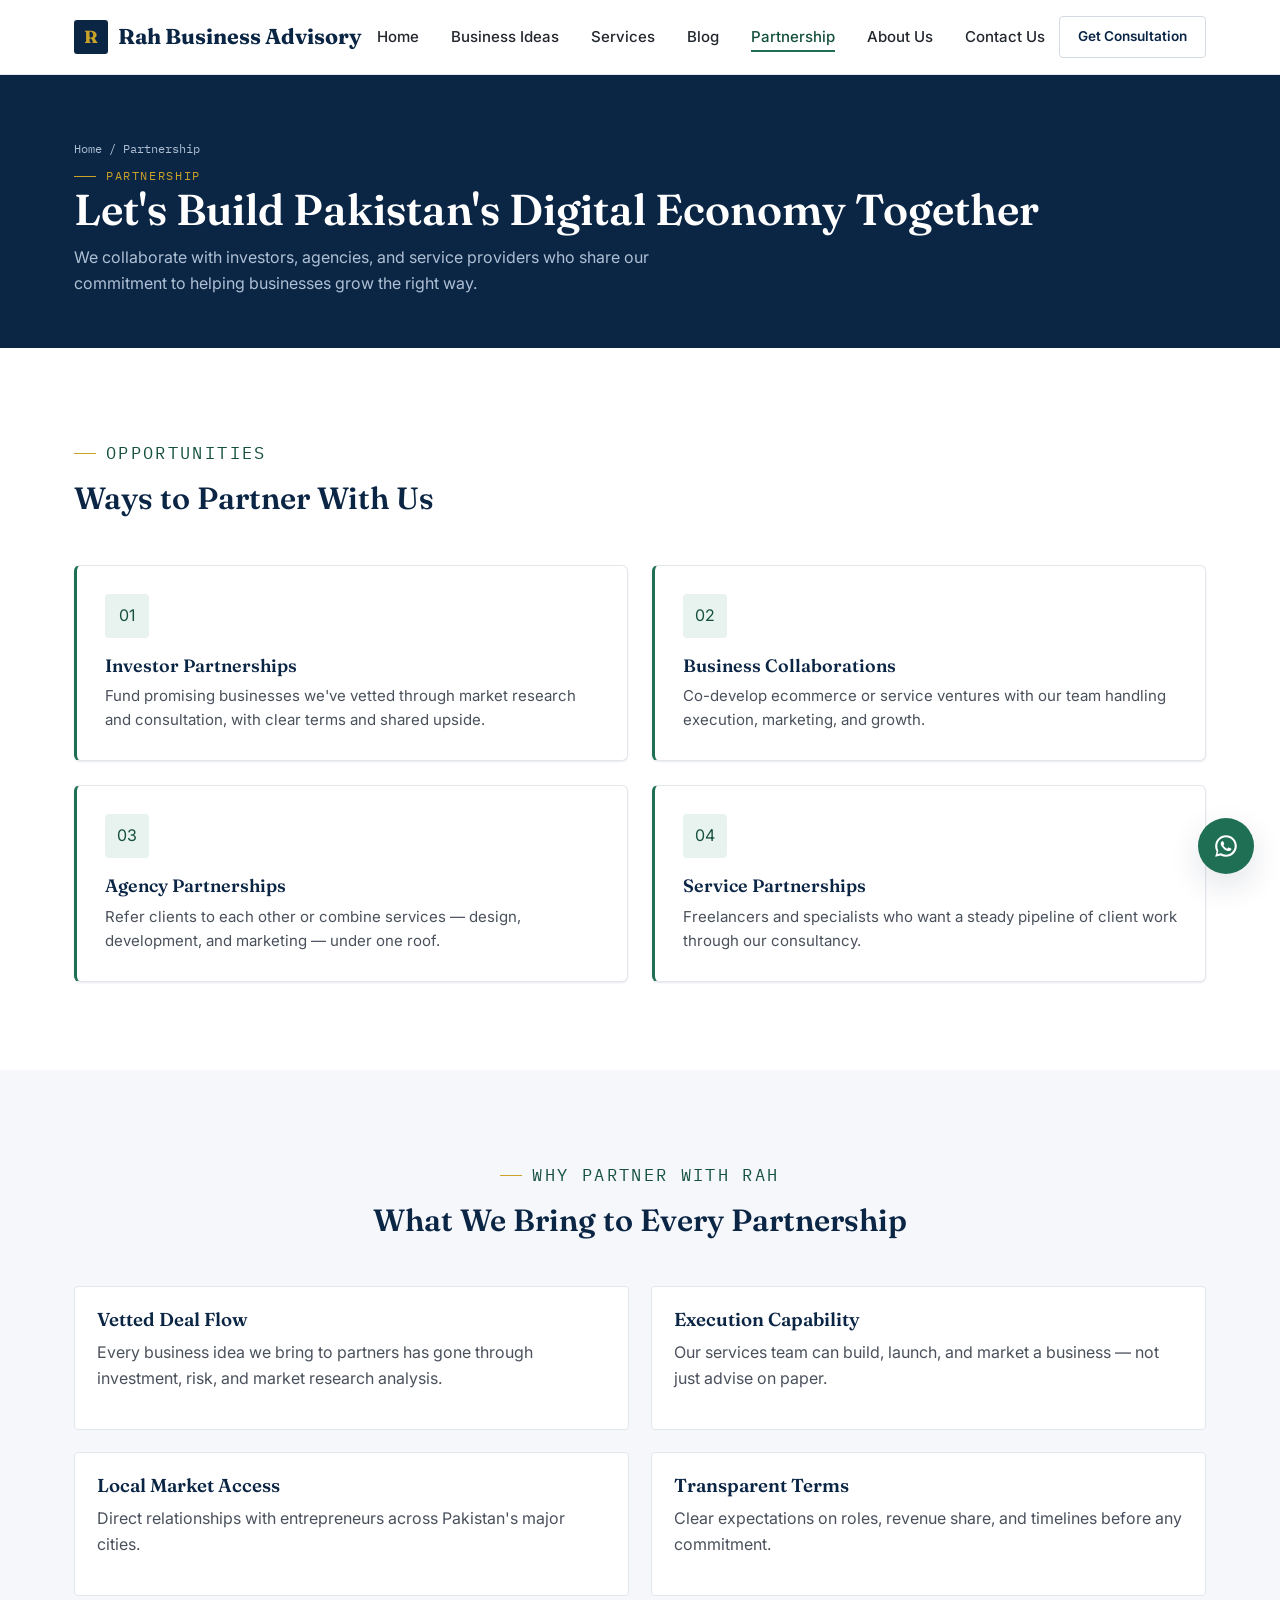
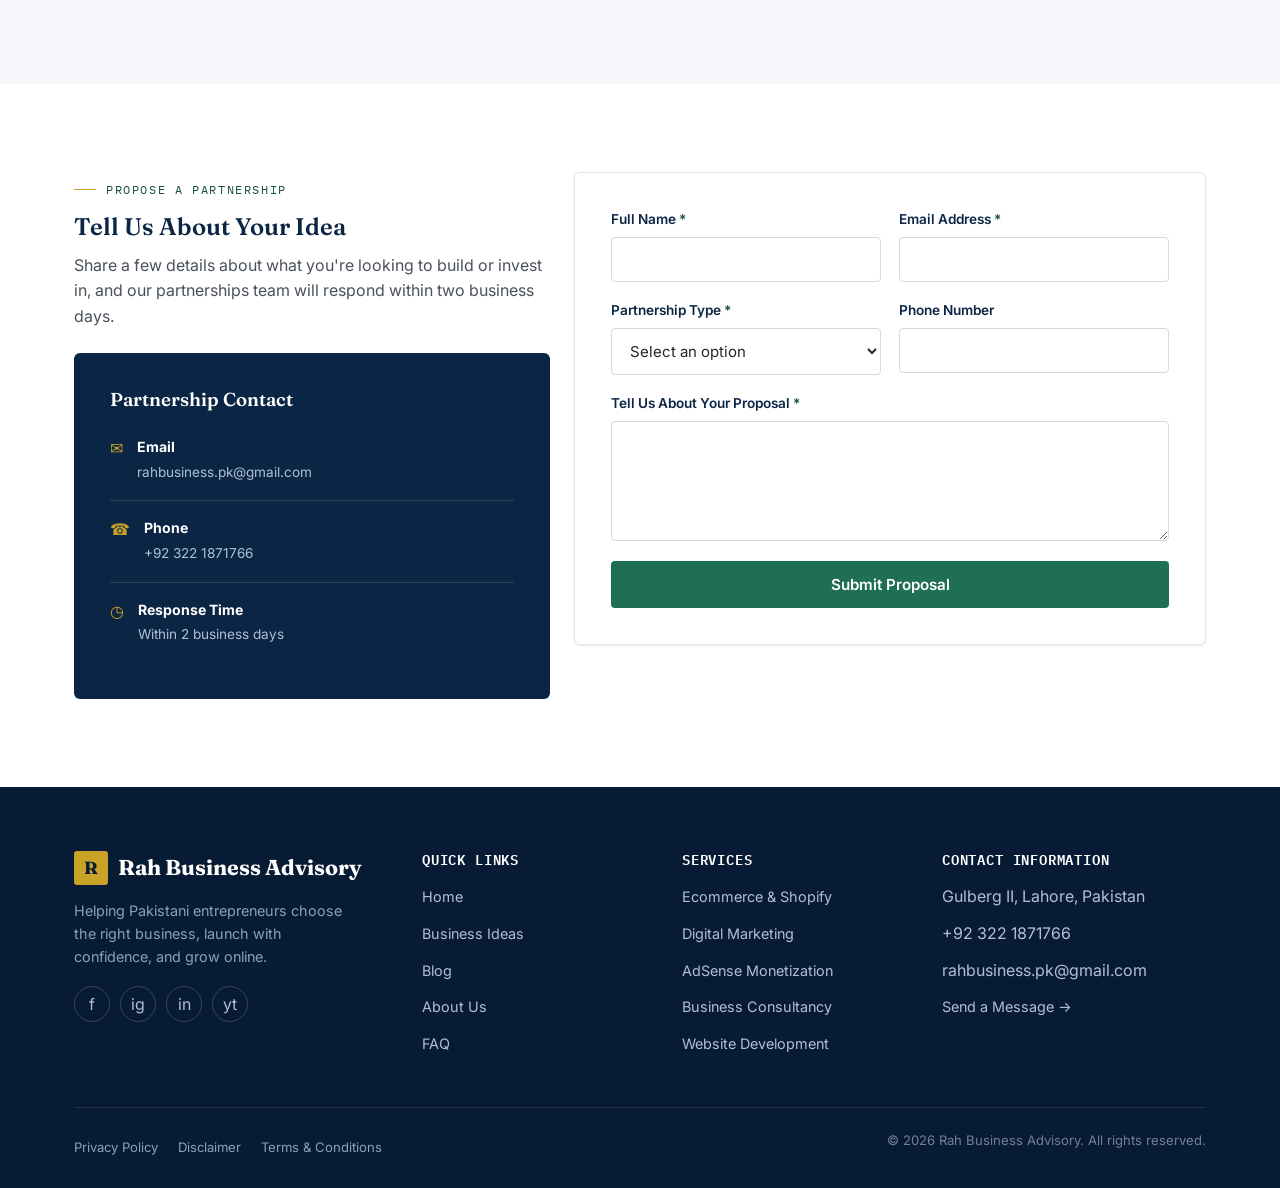
<file: partnership.html>
<!DOCTYPE html>
<html lang="en">
<head>
<meta charset="UTF-8">
<meta name="viewport" content="width=device-width, initial-scale=1.0">
<title>Partnership Opportunities | Investors, Agencies & Collaborations | Rah</title>
<meta name="description" content="Explore partnership opportunities with Rah Business Advisory — investor partnerships, business collaborations, agency partnerships, and service partnerships across Pakistan.">
<meta name="keywords" content="business partnership Pakistan, investor partnership, agency collaboration Pakistan">
<link rel="canonical" href="https://www.rahbusiness.pk/partnership.html">
<link rel="preconnect" href="https://fonts.googleapis.com">
<link href="https://fonts.googleapis.com/css2?family=Fraunces:wght@500;600;700&family=Inter:wght@400;500;600;700&family=IBM+Plex+Mono:wght@500;600&display=swap" rel="stylesheet">
<link rel="stylesheet" href="style.css">
</head>
<body>

<header class="site-header">
  <nav class="nav">
    <a href="index.html" class="brand"><span class="brand-mark">R</span> Rah Business Advisory</a>
    <ul class="nav-links">
      <li><a href="index.html">Home</a></li>
      <li><a href="business-ideas.html">Business Ideas</a></li>
      <li><a href="services.html">Services</a></li>
      <li><a href="blog.html">Blog</a></li>
      <li><a href="partnership.html" aria-current="page">Partnership</a></li>
      <li><a href="about.html">About Us</a></li>
      <li><a href="contact.html">Contact Us</a></li>
    </ul>
    <div class="nav-cta">
      <a href="contact.html" class="btn btn-ghost btn-sm">Get Consultation</a>
      <button class="nav-toggle" aria-label="Toggle navigation menu" aria-expanded="false"><span></span><span></span><span></span></button>
    </div>
  </nav>
</header>

<section class="page-header">
  <div class="container">
    <p class="breadcrumb"><a href="index.html">Home</a> / Partnership</p>
    <p class="eyebrow">Partnership</p>
    <h1>Let's Build Pakistan's Digital Economy Together</h1>
    <p>We collaborate with investors, agencies, and service providers who share our commitment to helping businesses grow the right way.</p>
  </div>
</section>

<main>
  <section class="section">
    <div class="container">
      <div class="section-head">
        <p class="eyebrow">Opportunities</p>
        <h2>Ways to Partner With Us</h2>
      </div>
      <div class="grid grid-2">
        <div class="card partner-card">
          <div class="card-icon">01</div>
          <h3>Investor Partnerships</h3>
          <p>Fund promising businesses we've vetted through market research and consultation, with clear terms and shared upside.</p>
        </div>
        <div class="card partner-card">
          <div class="card-icon">02</div>
          <h3>Business Collaborations</h3>
          <p>Co-develop ecommerce or service ventures with our team handling execution, marketing, and growth.</p>
        </div>
        <div class="card partner-card">
          <div class="card-icon">03</div>
          <h3>Agency Partnerships</h3>
          <p>Refer clients to each other or combine services — design, development, and marketing — under one roof.</p>
        </div>
        <div class="card partner-card">
          <div class="card-icon">04</div>
          <h3>Service Partnerships</h3>
          <p>Freelancers and specialists who want a steady pipeline of client work through our consultancy.</p>
        </div>
      </div>
    </div>
  </section>

  <section class="section section-soft">
    <div class="container">
      <div class="section-head center">
        <p class="eyebrow">Why Partner With Rah</p>
        <h2>What We Bring to Every Partnership</h2>
      </div>
      <div class="value-list">
        <div class="value-item"><h3>Vetted Deal Flow</h3><p>Every business idea we bring to partners has gone through investment, risk, and market research analysis.</p></div>
        <div class="value-item"><h3>Execution Capability</h3><p>Our services team can build, launch, and market a business — not just advise on paper.</p></div>
        <div class="value-item"><h3>Local Market Access</h3><p>Direct relationships with entrepreneurs across Pakistan's major cities.</p></div>
        <div class="value-item"><h3>Transparent Terms</h3><p>Clear expectations on roles, revenue share, and timelines before any commitment.</p></div>
      </div>
    </div>
  </section>

  <section class="section">
    <div class="container">
      <div class="grid grid-2" style="align-items:start;">
        <div>
          <p class="eyebrow">Propose a Partnership</p>
          <h2>Tell Us About Your Idea</h2>
          <p>Share a few details about what you're looking to build or invest in, and our partnerships team will respond within two business days.</p>
          <div class="contact-info-card" style="margin-top:24px;">
            <h3>Partnership Contact</h3>
            <div class="contact-info-row"><div class="ci-icon">✉</div><div><strong>Email</strong><span>rahbusiness.pk@gmail.com</span></div></div>
            <div class="contact-info-row"><div class="ci-icon">☎</div><div><strong>Phone</strong><span>+92 322 1871766</span></div></div>
            <div class="contact-info-row"><div class="ci-icon">◷</div><div><strong>Response Time</strong><span>Within 2 business days</span></div></div>
          </div>
        </div>
        <div class="form-card">
          <div class="form-success">Thank you — your partnership proposal has been received. We'll be in touch within two business days.</div>
          <form data-validate novalidate>
            <div class="form-row">
              <div class="field"><label for="p-name">Full Name <span class="req">*</span></label><input type="text" id="p-name" name="name" required><span class="error-msg">Please enter your name.</span></div>
              <div class="field"><label for="p-email">Email Address <span class="req">*</span></label><input type="email" id="p-email" name="email" required><span class="error-msg">Please enter a valid email.</span></div>
            </div>
            <div class="form-row">
              <div class="field"><label for="p-type">Partnership Type <span class="req">*</span></label>
                <select id="p-type" name="type" required>
                  <option value="">Select an option</option>
                  <option>Investor Partnership</option>
                  <option>Business Collaboration</option>
                  <option>Agency Partnership</option>
                  <option>Service Partnership</option>
                </select>
                <span class="error-msg">Please select a partnership type.</span>
              </div>
              <div class="field"><label for="p-phone">Phone Number</label><input type="tel" id="p-phone" name="phone"></div>
            </div>
            <div class="field full" style="margin-bottom:20px;">
              <label for="p-message">Tell Us About Your Proposal <span class="req">*</span></label>
              <textarea id="p-message" name="message" required></textarea>
              <span class="error-msg">Please share a few details about your proposal.</span>
            </div>
            <button type="submit" class="btn btn-primary btn-block">Submit Proposal</button>
          </form>
        </div>
      </div>
    </div>
  </section>
</main>

<a href="https://wa.me/923000000000" class="whatsapp-btn" aria-label="Chat with us on WhatsApp" target="_blank" rel="noopener">
  <svg width="26" height="26" viewBox="0 0 24 24" fill="currentColor"><path d="M12 2C6.48 2 2 6.48 2 12c0 1.85.5 3.58 1.38 5.07L2 22l5.05-1.32A9.94 9.94 0 0012 22c5.52 0 10-4.48 10-10S17.52 2 12 2zm0 18c-1.63 0-3.15-.44-4.46-1.22l-.32-.19-3.05.8.82-2.97-.21-.31A7.94 7.94 0 014 12c0-4.41 3.59-8 8-8s8 3.59 8 8-3.59 8-8 8zm4.38-5.94c-.24-.12-1.42-.7-1.64-.78-.22-.08-.38-.12-.54.12-.16.24-.62.78-.76.94-.14.16-.28.18-.52.06-.24-.12-1.01-.37-1.92-1.18-.71-.63-1.19-1.42-1.33-1.66-.14-.24-.01-.37.11-.49.11-.11.24-.28.36-.42.12-.14.16-.24.24-.4.08-.16.04-.3-.02-.42-.06-.12-.54-1.3-.74-1.78-.19-.46-.39-.4-.54-.41h-.46c-.16 0-.42.06-.64.3-.22.24-.84.82-.84 2s.86 2.32.98 2.48c.12.16 1.7 2.6 4.12 3.64.58.25 1.03.4 1.38.51.58.18 1.1.16 1.52.1.46-.07 1.42-.58 1.62-1.14.2-.56.2-1.04.14-1.14-.06-.1-.22-.16-.46-.28z"/></svg>
</a>

<footer class="site-footer">
  <div class="container">
    <div class="footer-grid">
      <div class="footer-brand">
        <a href="index.html" class="brand"><span class="brand-mark">R</span> Rah Business Advisory</a>
        <p>Helping Pakistani entrepreneurs choose the right business, launch with confidence, and grow online.</p>
        <div class="social-row">
          <a href="#" aria-label="Facebook">f</a>
          <a href="#" aria-label="Instagram">ig</a>
          <a href="#" aria-label="LinkedIn">in</a>
          <a href="#" aria-label="YouTube">yt</a>
        </div>
      </div>
      <div class="footer-col">
        <h4>Quick Links</h4>
        <ul>
          <li><a href="index.html">Home</a></li>
          <li><a href="business-ideas.html">Business Ideas</a></li>
          <li><a href="blog.html">Blog</a></li>
          <li><a href="about.html">About Us</a></li>
          <li><a href="faq.html">FAQ</a></li>
        </ul>
      </div>
      <div class="footer-col">
        <h4>Services</h4>
        <ul>
          <li><a href="services.html">Ecommerce & Shopify</a></li>
          <li><a href="services.html">Digital Marketing</a></li>
          <li><a href="services.html">AdSense Monetization</a></li>
          <li><a href="services.html">Business Consultancy</a></li>
          <li><a href="services.html">Website Development</a></li>
        </ul>
      </div>
      <div class="footer-col">
        <h4>Contact Information</h4>
        <ul>
          <li>Gulberg II, Lahore, Pakistan</li>
          <li>+92 322 1871766</li>
          <li>rahbusiness.pk@gmail.com</li>
          <li><a href="contact.html">Send a Message →</a></li>
        </ul>
      </div>
    </div>
    <div class="footer-bottom">
      <div class="legal-links">
        <a href="privacy-policy.html">Privacy Policy</a>
        <a href="disclaimer.html">Disclaimer</a>
        <a href="terms-and-conditions.html">Terms & Conditions</a>
      </div>
      <p class="copyright">© <span class="current-year">2026</span> Rah Business Advisory. All rights reserved.</p>
    </div>
  </div>
</footer>

<script src="script.js"></script>
</body>
</html>
</file>
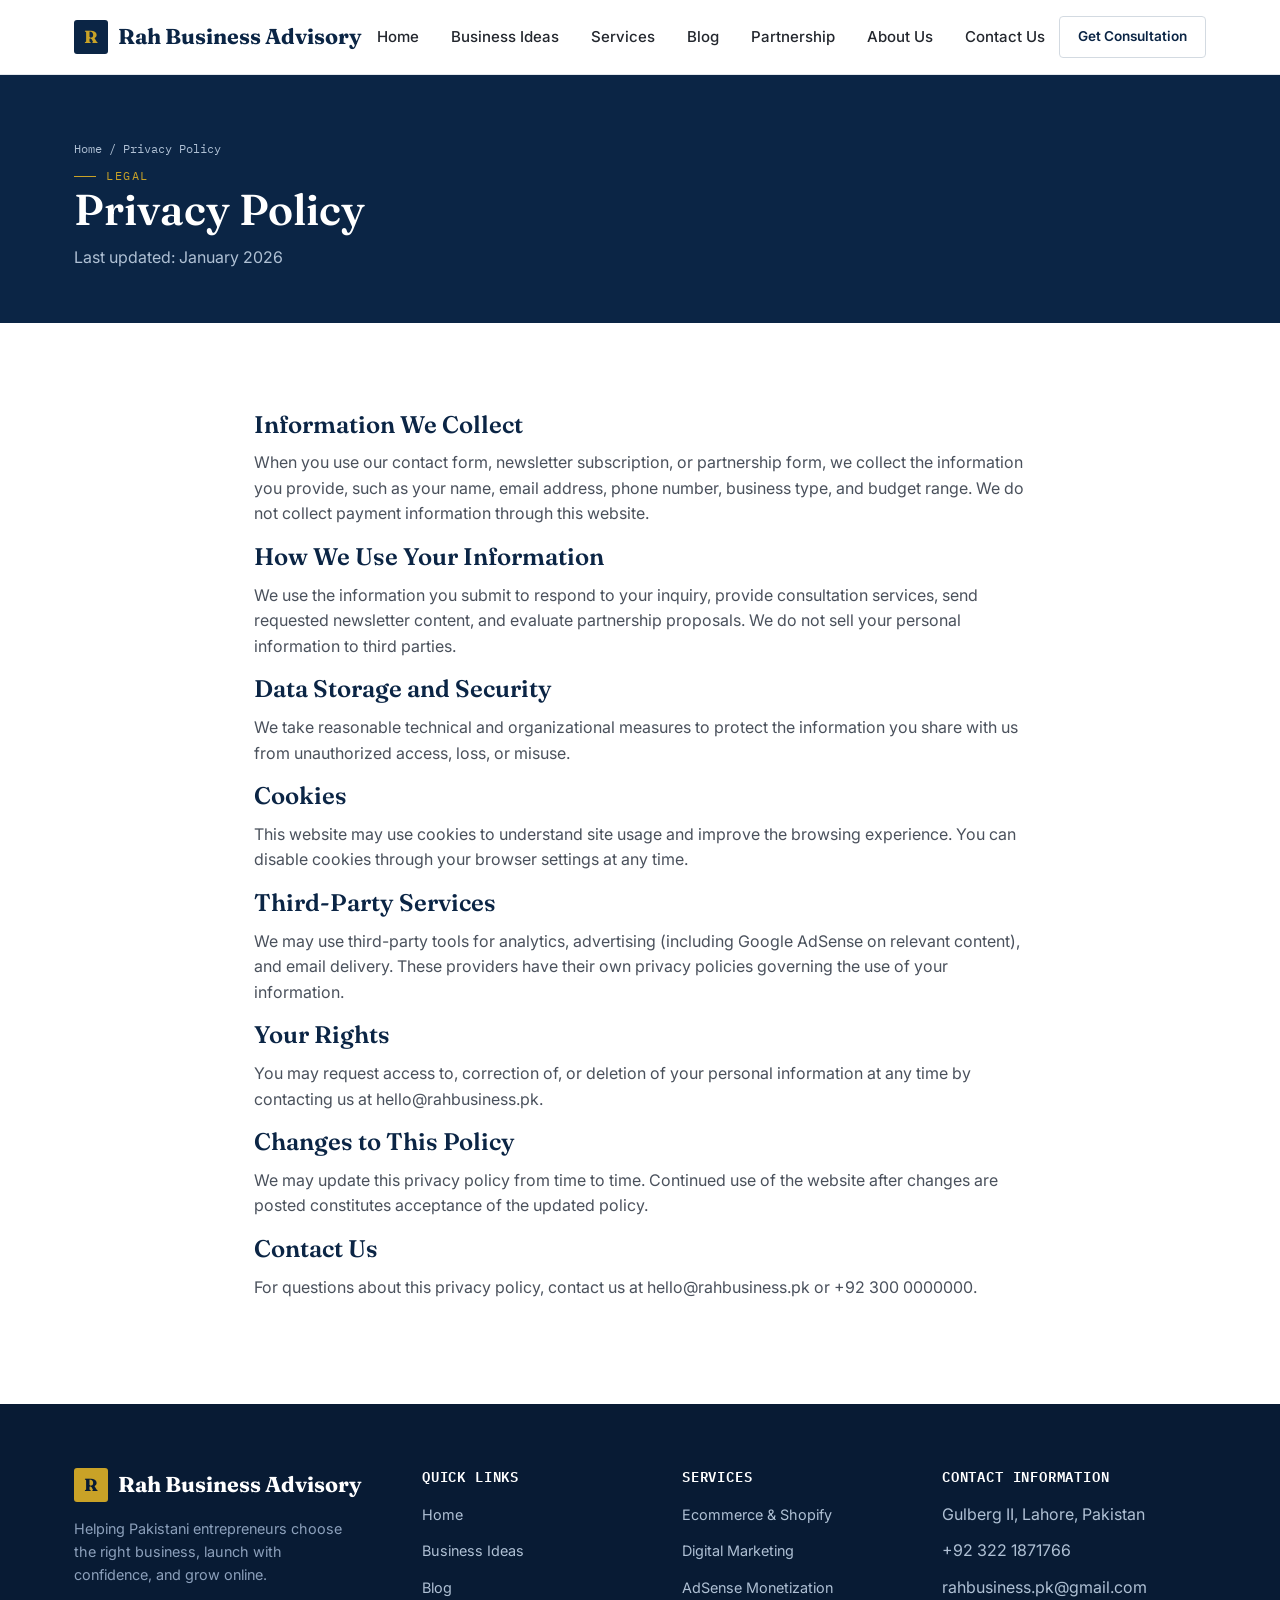
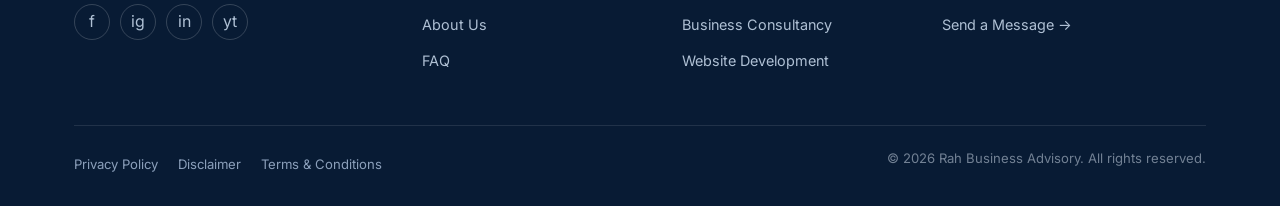
<file: privacy-policy.html>
<!DOCTYPE html>
<html lang="en">
<head>
<meta charset="UTF-8">
<meta name="viewport" content="width=device-width, initial-scale=1.0">
<title>Privacy Policy | Rah Business Advisory</title>
<meta name="description" content="Read the privacy policy for Rah Business Advisory, covering how we collect, use, and protect your information.">
<link rel="canonical" href="https://www.rahbusiness.pk/privacy-policy.html">
<meta name="robots" content="noindex, follow">
<link rel="preconnect" href="https://fonts.googleapis.com">
<link href="https://fonts.googleapis.com/css2?family=Fraunces:wght@500;600;700&family=Inter:wght@400;500;600;700&family=IBM+Plex+Mono:wght@500;600&display=swap" rel="stylesheet">
<link rel="stylesheet" href="style.css">
</head>
<body>

<header class="site-header">
  <nav class="nav">
    <a href="index.html" class="brand"><span class="brand-mark">R</span> Rah Business Advisory</a>
    <ul class="nav-links">
      <li><a href="index.html">Home</a></li>
      <li><a href="business-ideas.html">Business Ideas</a></li>
      <li><a href="services.html">Services</a></li>
      <li><a href="blog.html">Blog</a></li>
      <li><a href="partnership.html">Partnership</a></li>
      <li><a href="about.html">About Us</a></li>
      <li><a href="contact.html">Contact Us</a></li>
    </ul>
    <div class="nav-cta">
      <a href="contact.html" class="btn btn-ghost btn-sm">Get Consultation</a>
      <button class="nav-toggle" aria-label="Toggle navigation menu" aria-expanded="false"><span></span><span></span><span></span></button>
    </div>
  </nav>
</header>

<section class="page-header">
  <div class="container">
    <p class="breadcrumb"><a href="index.html">Home</a> / Privacy Policy</p>
    <p class="eyebrow">Legal</p>
    <h1>Privacy Policy</h1>
    <p>Last updated: January 2026</p>
  </div>
</section>

<main>
  <section class="section">
    <div class="container" style="max-width:820px;">
      <h2>Information We Collect</h2>
      <p>When you use our contact form, newsletter subscription, or partnership form, we collect the information you provide, such as your name, email address, phone number, business type, and budget range. We do not collect payment information through this website.</p>

      <h2>How We Use Your Information</h2>
      <p>We use the information you submit to respond to your inquiry, provide consultation services, send requested newsletter content, and evaluate partnership proposals. We do not sell your personal information to third parties.</p>

      <h2>Data Storage and Security</h2>
      <p>We take reasonable technical and organizational measures to protect the information you share with us from unauthorized access, loss, or misuse.</p>

      <h2>Cookies</h2>
      <p>This website may use cookies to understand site usage and improve the browsing experience. You can disable cookies through your browser settings at any time.</p>

      <h2>Third-Party Services</h2>
      <p>We may use third-party tools for analytics, advertising (including Google AdSense on relevant content), and email delivery. These providers have their own privacy policies governing the use of your information.</p>

      <h2>Your Rights</h2>
      <p>You may request access to, correction of, or deletion of your personal information at any time by contacting us at hello@rahbusiness.pk.</p>

      <h2>Changes to This Policy</h2>
      <p>We may update this privacy policy from time to time. Continued use of the website after changes are posted constitutes acceptance of the updated policy.</p>

      <h2>Contact Us</h2>
      <p>For questions about this privacy policy, contact us at hello@rahbusiness.pk or +92 300 0000000.</p>
    </div>
  </section>
</main>

<footer class="site-footer">
  <div class="container">
    <div class="footer-grid">
      <div class="footer-brand">
        <a href="index.html" class="brand"><span class="brand-mark">R</span> Rah Business Advisory</a>
        <p>Helping Pakistani entrepreneurs choose the right business, launch with confidence, and grow online.</p>
        <div class="social-row">
          <a href="#" aria-label="Facebook">f</a>
          <a href="#" aria-label="Instagram">ig</a>
          <a href="#" aria-label="LinkedIn">in</a>
          <a href="#" aria-label="YouTube">yt</a>
        </div>
      </div>
      <div class="footer-col">
        <h4>Quick Links</h4>
        <ul>
          <li><a href="index.html">Home</a></li>
          <li><a href="business-ideas.html">Business Ideas</a></li>
          <li><a href="blog.html">Blog</a></li>
          <li><a href="about.html">About Us</a></li>
          <li><a href="faq.html">FAQ</a></li>
        </ul>
      </div>
      <div class="footer-col">
        <h4>Services</h4>
        <ul>
          <li><a href="services.html">Ecommerce & Shopify</a></li>
          <li><a href="services.html">Digital Marketing</a></li>
          <li><a href="services.html">AdSense Monetization</a></li>
          <li><a href="services.html">Business Consultancy</a></li>
          <li><a href="services.html">Website Development</a></li>
        </ul>
      </div>
      <div class="footer-col">
        <h4>Contact Information</h4>
        <ul>
          <li>Gulberg II, Lahore, Pakistan</li>
          <li>+92 322 1871766</li>
          <li>rahbusiness.pk@gmail.com</li>
          <li><a href="contact.html">Send a Message →</a></li>
        </ul>
      </div>
    </div>
    <div class="footer-bottom">
      <div class="legal-links">
        <a href="privacy-policy.html">Privacy Policy</a>
        <a href="disclaimer.html">Disclaimer</a>
        <a href="terms-and-conditions.html">Terms & Conditions</a>
      </div>
      <p class="copyright">© <span class="current-year">2026</span> Rah Business Advisory. All rights reserved.</p>
    </div>
  </div>
</footer>

<script src="script.js"></script>
</body>
</html>
</file>
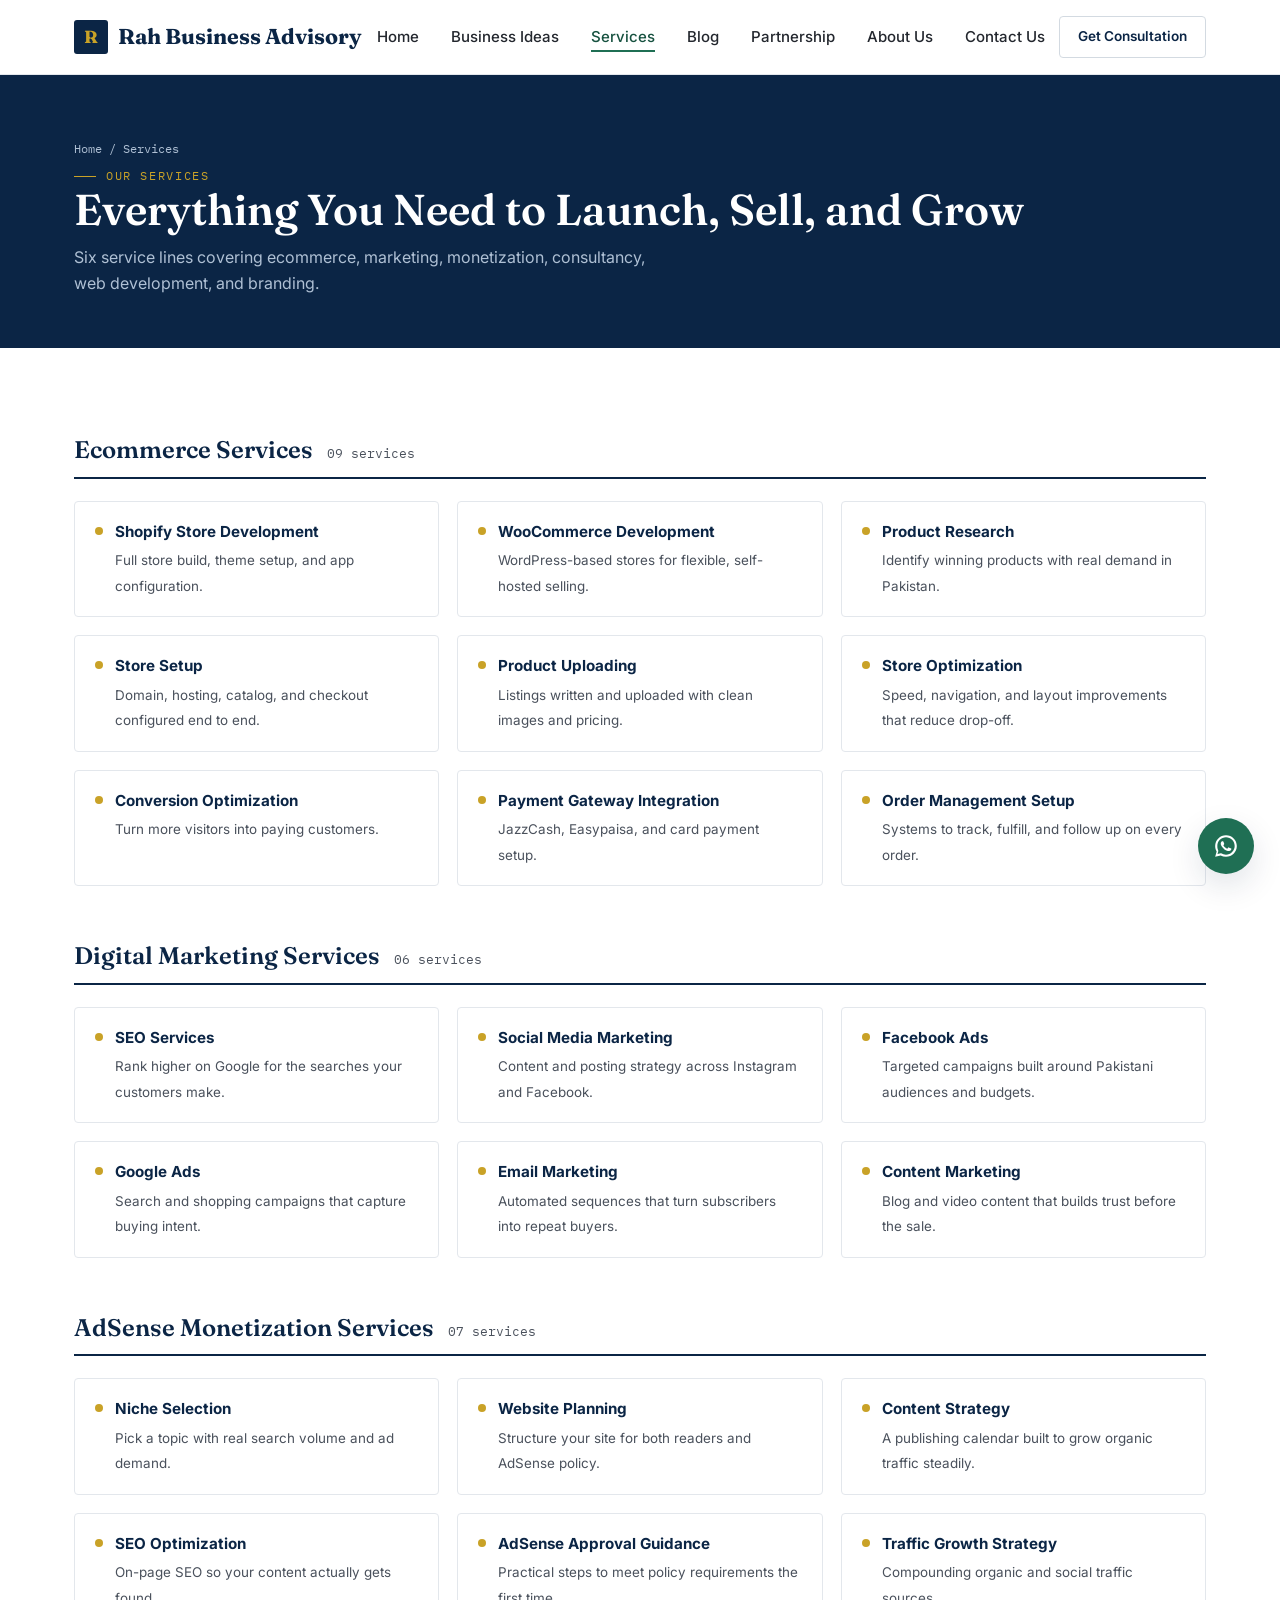
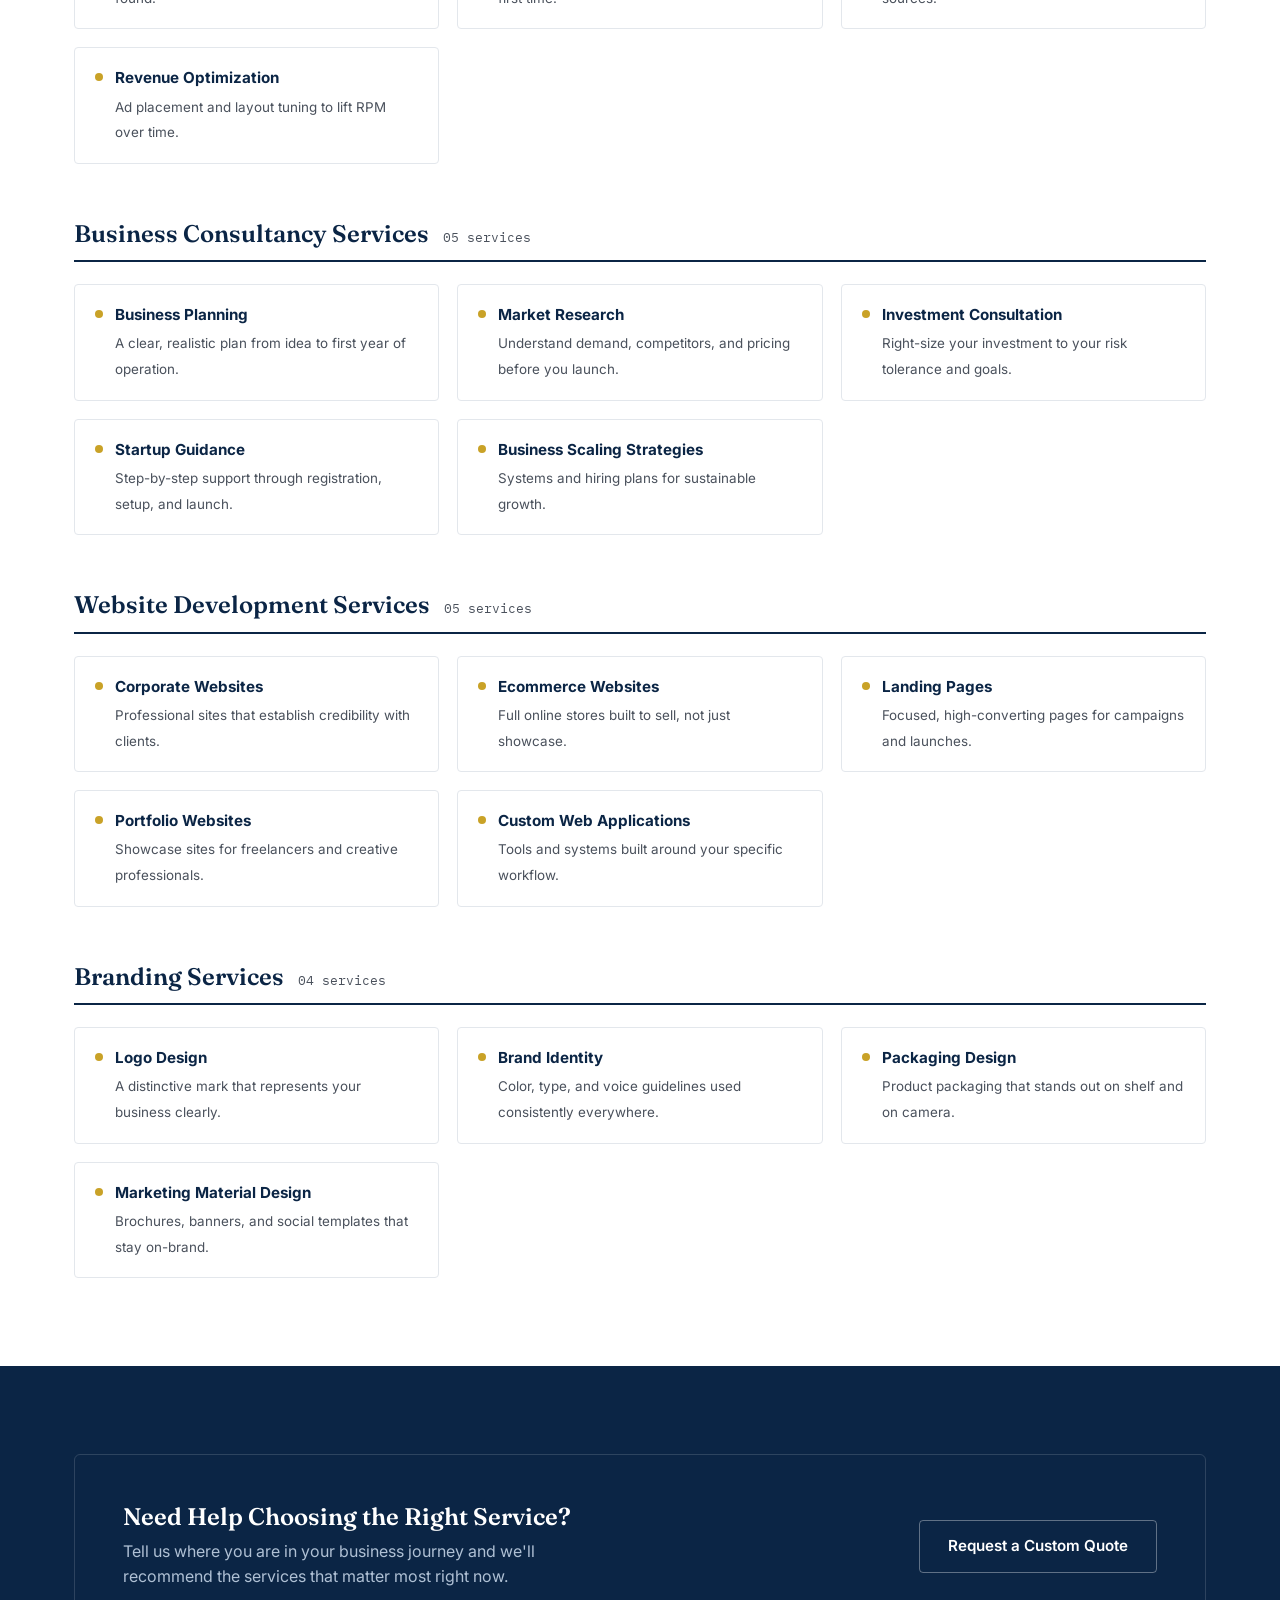
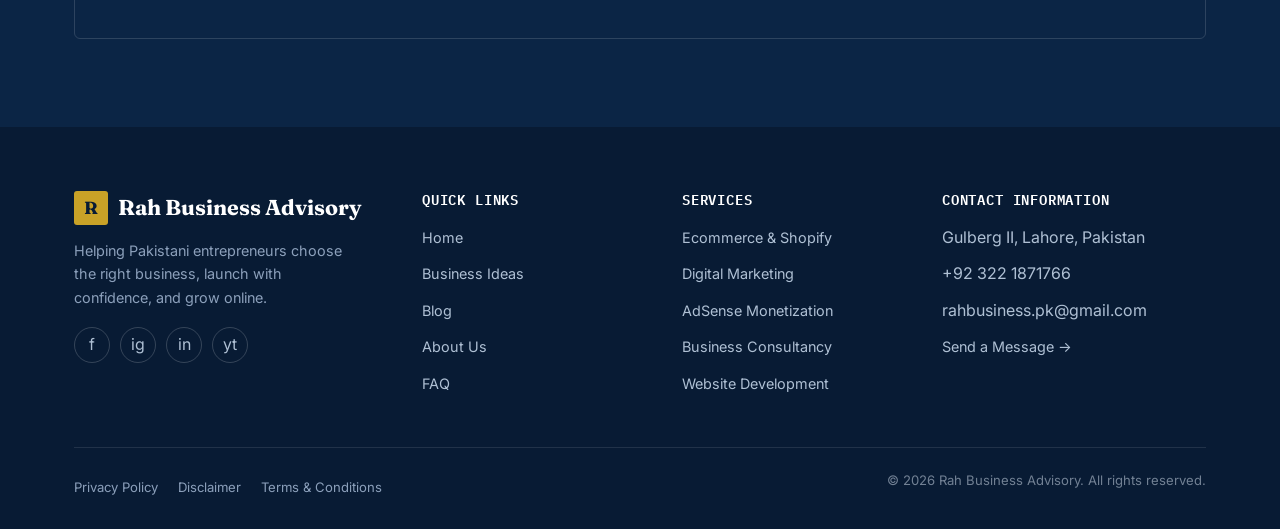
<file: services.html>
<!DOCTYPE html>
<html lang="en">
<head>
<meta charset="UTF-8">
<meta name="viewport" content="width=device-width, initial-scale=1.0">
<title>Business Services in Pakistan | Ecommerce, Marketing, AdSense & Consultancy | Rah</title>
<meta name="description" content="Ecommerce development, digital marketing, AdSense monetization, business consultancy, website development, and branding services for entrepreneurs in Pakistan.">
<meta name="keywords" content="ecommerce services Pakistan, Shopify development Pakistan, SEO services Pakistan, AdSense guidance, business consultancy Pakistan">
<link rel="canonical" href="https://www.rahbusiness.pk/services.html">
<link rel="preconnect" href="https://fonts.googleapis.com">
<link href="https://fonts.googleapis.com/css2?family=Fraunces:wght@500;600;700&family=Inter:wght@400;500;600;700&family=IBM+Plex+Mono:wght@500;600&display=swap" rel="stylesheet">
<link rel="stylesheet" href="style.css">
</head>
<body>

<header class="site-header">
  <nav class="nav">
    <a href="index.html" class="brand"><span class="brand-mark">R</span> Rah Business Advisory</a>
    <ul class="nav-links">
      <li><a href="index.html">Home</a></li>
      <li><a href="business-ideas.html">Business Ideas</a></li>
      <li><a href="services.html" aria-current="page">Services</a></li>
      <li><a href="blog.html">Blog</a></li>
      <li><a href="partnership.html">Partnership</a></li>
      <li><a href="about.html">About Us</a></li>
      <li><a href="contact.html">Contact Us</a></li>
    </ul>
    <div class="nav-cta">
      <a href="contact.html" class="btn btn-ghost btn-sm">Get Consultation</a>
      <button class="nav-toggle" aria-label="Toggle navigation menu" aria-expanded="false"><span></span><span></span><span></span></button>
    </div>
  </nav>
</header>

<section class="page-header">
  <div class="container">
    <p class="breadcrumb"><a href="index.html">Home</a> / Services</p>
    <p class="eyebrow">Our Services</p>
    <h1>Everything You Need to Launch, Sell, and Grow</h1>
    <p>Six service lines covering ecommerce, marketing, monetization, consultancy, web development, and branding.</p>
  </div>
</section>

<main>
  <section class="section">
    <div class="container">

      <div class="service-group">
        <div class="service-group-head"><h2>Ecommerce Services</h2><span class="count">09 services</span></div>
        <div class="service-list">
          <div class="service-item"><div class="dot"></div><div><strong>Shopify Store Development</strong><span>Full store build, theme setup, and app configuration.</span></div></div>
          <div class="service-item"><div class="dot"></div><div><strong>WooCommerce Development</strong><span>WordPress-based stores for flexible, self-hosted selling.</span></div></div>
          <div class="service-item"><div class="dot"></div><div><strong>Product Research</strong><span>Identify winning products with real demand in Pakistan.</span></div></div>
          <div class="service-item"><div class="dot"></div><div><strong>Store Setup</strong><span>Domain, hosting, catalog, and checkout configured end to end.</span></div></div>
          <div class="service-item"><div class="dot"></div><div><strong>Product Uploading</strong><span>Listings written and uploaded with clean images and pricing.</span></div></div>
          <div class="service-item"><div class="dot"></div><div><strong>Store Optimization</strong><span>Speed, navigation, and layout improvements that reduce drop-off.</span></div></div>
          <div class="service-item"><div class="dot"></div><div><strong>Conversion Optimization</strong><span>Turn more visitors into paying customers.</span></div></div>
          <div class="service-item"><div class="dot"></div><div><strong>Payment Gateway Integration</strong><span>JazzCash, Easypaisa, and card payment setup.</span></div></div>
          <div class="service-item"><div class="dot"></div><div><strong>Order Management Setup</strong><span>Systems to track, fulfill, and follow up on every order.</span></div></div>
        </div>
      </div>

      <div class="service-group">
        <div class="service-group-head"><h2>Digital Marketing Services</h2><span class="count">06 services</span></div>
        <div class="service-list">
          <div class="service-item"><div class="dot"></div><div><strong>SEO Services</strong><span>Rank higher on Google for the searches your customers make.</span></div></div>
          <div class="service-item"><div class="dot"></div><div><strong>Social Media Marketing</strong><span>Content and posting strategy across Instagram and Facebook.</span></div></div>
          <div class="service-item"><div class="dot"></div><div><strong>Facebook Ads</strong><span>Targeted campaigns built around Pakistani audiences and budgets.</span></div></div>
          <div class="service-item"><div class="dot"></div><div><strong>Google Ads</strong><span>Search and shopping campaigns that capture buying intent.</span></div></div>
          <div class="service-item"><div class="dot"></div><div><strong>Email Marketing</strong><span>Automated sequences that turn subscribers into repeat buyers.</span></div></div>
          <div class="service-item"><div class="dot"></div><div><strong>Content Marketing</strong><span>Blog and video content that builds trust before the sale.</span></div></div>
        </div>
      </div>

      <div class="service-group">
        <div class="service-group-head"><h2>AdSense Monetization Services</h2><span class="count">07 services</span></div>
        <div class="service-list">
          <div class="service-item"><div class="dot"></div><div><strong>Niche Selection</strong><span>Pick a topic with real search volume and ad demand.</span></div></div>
          <div class="service-item"><div class="dot"></div><div><strong>Website Planning</strong><span>Structure your site for both readers and AdSense policy.</span></div></div>
          <div class="service-item"><div class="dot"></div><div><strong>Content Strategy</strong><span>A publishing calendar built to grow organic traffic steadily.</span></div></div>
          <div class="service-item"><div class="dot"></div><div><strong>SEO Optimization</strong><span>On-page SEO so your content actually gets found.</span></div></div>
          <div class="service-item"><div class="dot"></div><div><strong>AdSense Approval Guidance</strong><span>Practical steps to meet policy requirements the first time.</span></div></div>
          <div class="service-item"><div class="dot"></div><div><strong>Traffic Growth Strategy</strong><span>Compounding organic and social traffic sources.</span></div></div>
          <div class="service-item"><div class="dot"></div><div><strong>Revenue Optimization</strong><span>Ad placement and layout tuning to lift RPM over time.</span></div></div>
        </div>
      </div>

      <div class="service-group">
        <div class="service-group-head"><h2>Business Consultancy Services</h2><span class="count">05 services</span></div>
        <div class="service-list">
          <div class="service-item"><div class="dot"></div><div><strong>Business Planning</strong><span>A clear, realistic plan from idea to first year of operation.</span></div></div>
          <div class="service-item"><div class="dot"></div><div><strong>Market Research</strong><span>Understand demand, competitors, and pricing before you launch.</span></div></div>
          <div class="service-item"><div class="dot"></div><div><strong>Investment Consultation</strong><span>Right-size your investment to your risk tolerance and goals.</span></div></div>
          <div class="service-item"><div class="dot"></div><div><strong>Startup Guidance</strong><span>Step-by-step support through registration, setup, and launch.</span></div></div>
          <div class="service-item"><div class="dot"></div><div><strong>Business Scaling Strategies</strong><span>Systems and hiring plans for sustainable growth.</span></div></div>
        </div>
      </div>

      <div class="service-group">
        <div class="service-group-head"><h2>Website Development Services</h2><span class="count">05 services</span></div>
        <div class="service-list">
          <div class="service-item"><div class="dot"></div><div><strong>Corporate Websites</strong><span>Professional sites that establish credibility with clients.</span></div></div>
          <div class="service-item"><div class="dot"></div><div><strong>Ecommerce Websites</strong><span>Full online stores built to sell, not just showcase.</span></div></div>
          <div class="service-item"><div class="dot"></div><div><strong>Landing Pages</strong><span>Focused, high-converting pages for campaigns and launches.</span></div></div>
          <div class="service-item"><div class="dot"></div><div><strong>Portfolio Websites</strong><span>Showcase sites for freelancers and creative professionals.</span></div></div>
          <div class="service-item"><div class="dot"></div><div><strong>Custom Web Applications</strong><span>Tools and systems built around your specific workflow.</span></div></div>
        </div>
      </div>

      <div class="service-group" style="margin-bottom:0;">
        <div class="service-group-head"><h2>Branding Services</h2><span class="count">04 services</span></div>
        <div class="service-list">
          <div class="service-item"><div class="dot"></div><div><strong>Logo Design</strong><span>A distinctive mark that represents your business clearly.</span></div></div>
          <div class="service-item"><div class="dot"></div><div><strong>Brand Identity</strong><span>Color, type, and voice guidelines used consistently everywhere.</span></div></div>
          <div class="service-item"><div class="dot"></div><div><strong>Packaging Design</strong><span>Product packaging that stands out on shelf and on camera.</span></div></div>
          <div class="service-item"><div class="dot"></div><div><strong>Marketing Material Design</strong><span>Brochures, banners, and social templates that stay on-brand.</span></div></div>
        </div>
      </div>

    </div>
  </section>

  <section class="section section-navy">
    <div class="container">
      <div class="cta-band" style="background:transparent; padding:0; border:1px solid rgba(255,255,255,0.14); border-radius:6px; padding:48px;">
        <div>
          <h2>Need Help Choosing the Right Service?</h2>
          <p>Tell us where you are in your business journey and we'll recommend the services that matter most right now.</p>
        </div>
        <a href="contact.html" class="btn btn-outline">Request a Custom Quote</a>
      </div>
    </div>
  </section>
</main>

<a href="https://wa.me/923000000000" class="whatsapp-btn" aria-label="Chat with us on WhatsApp" target="_blank" rel="noopener">
  <svg width="26" height="26" viewBox="0 0 24 24" fill="currentColor"><path d="M12 2C6.48 2 2 6.48 2 12c0 1.85.5 3.58 1.38 5.07L2 22l5.05-1.32A9.94 9.94 0 0012 22c5.52 0 10-4.48 10-10S17.52 2 12 2zm0 18c-1.63 0-3.15-.44-4.46-1.22l-.32-.19-3.05.8.82-2.97-.21-.31A7.94 7.94 0 014 12c0-4.41 3.59-8 8-8s8 3.59 8 8-3.59 8-8 8zm4.38-5.94c-.24-.12-1.42-.7-1.64-.78-.22-.08-.38-.12-.54.12-.16.24-.62.78-.76.94-.14.16-.28.18-.52.06-.24-.12-1.01-.37-1.92-1.18-.71-.63-1.19-1.42-1.33-1.66-.14-.24-.01-.37.11-.49.11-.11.24-.28.36-.42.12-.14.16-.24.24-.4.08-.16.04-.3-.02-.42-.06-.12-.54-1.3-.74-1.78-.19-.46-.39-.4-.54-.41h-.46c-.16 0-.42.06-.64.3-.22.24-.84.82-.84 2s.86 2.32.98 2.48c.12.16 1.7 2.6 4.12 3.64.58.25 1.03.4 1.38.51.58.18 1.1.16 1.52.1.46-.07 1.42-.58 1.62-1.14.2-.56.2-1.04.14-1.14-.06-.1-.22-.16-.46-.28z"/></svg>
</a>

<footer class="site-footer">
  <div class="container">
    <div class="footer-grid">
      <div class="footer-brand">
        <a href="index.html" class="brand"><span class="brand-mark">R</span> Rah Business Advisory</a>
        <p>Helping Pakistani entrepreneurs choose the right business, launch with confidence, and grow online.</p>
        <div class="social-row">
          <a href="#" aria-label="Facebook">f</a>
          <a href="#" aria-label="Instagram">ig</a>
          <a href="#" aria-label="LinkedIn">in</a>
          <a href="#" aria-label="YouTube">yt</a>
        </div>
      </div>
      <div class="footer-col">
        <h4>Quick Links</h4>
        <ul>
          <li><a href="index.html">Home</a></li>
          <li><a href="business-ideas.html">Business Ideas</a></li>
          <li><a href="blog.html">Blog</a></li>
          <li><a href="about.html">About Us</a></li>
          <li><a href="faq.html">FAQ</a></li>
        </ul>
      </div>
      <div class="footer-col">
        <h4>Services</h4>
        <ul>
          <li><a href="services.html">Ecommerce & Shopify</a></li>
          <li><a href="services.html">Digital Marketing</a></li>
          <li><a href="services.html">AdSense Monetization</a></li>
          <li><a href="services.html">Business Consultancy</a></li>
          <li><a href="services.html">Website Development</a></li>
        </ul>
      </div>
      <div class="footer-col">
        <h4>Contact Information</h4>
        <ul>
          <li>Gulberg II, Lahore, Pakistan</li>
          <li>+92 322 1871766</li>
          <li>rahbusiness.pk@gmail.com</li>
          <li><a href="contact.html">Send a Message →</a></li>
        </ul>
      </div>
    </div>
    <div class="footer-bottom">
      <div class="legal-links">
        <a href="privacy-policy.html">Privacy Policy</a>
        <a href="disclaimer.html">Disclaimer</a>
        <a href="terms-and-conditions.html">Terms & Conditions</a>
      </div>
      <p class="copyright">© <span class="current-year">2026</span> Rah Business Advisory. All rights reserved.</p>
    </div>
  </div>
</footer>

<script src="script.js"></script>
</body>
</html>
</file>
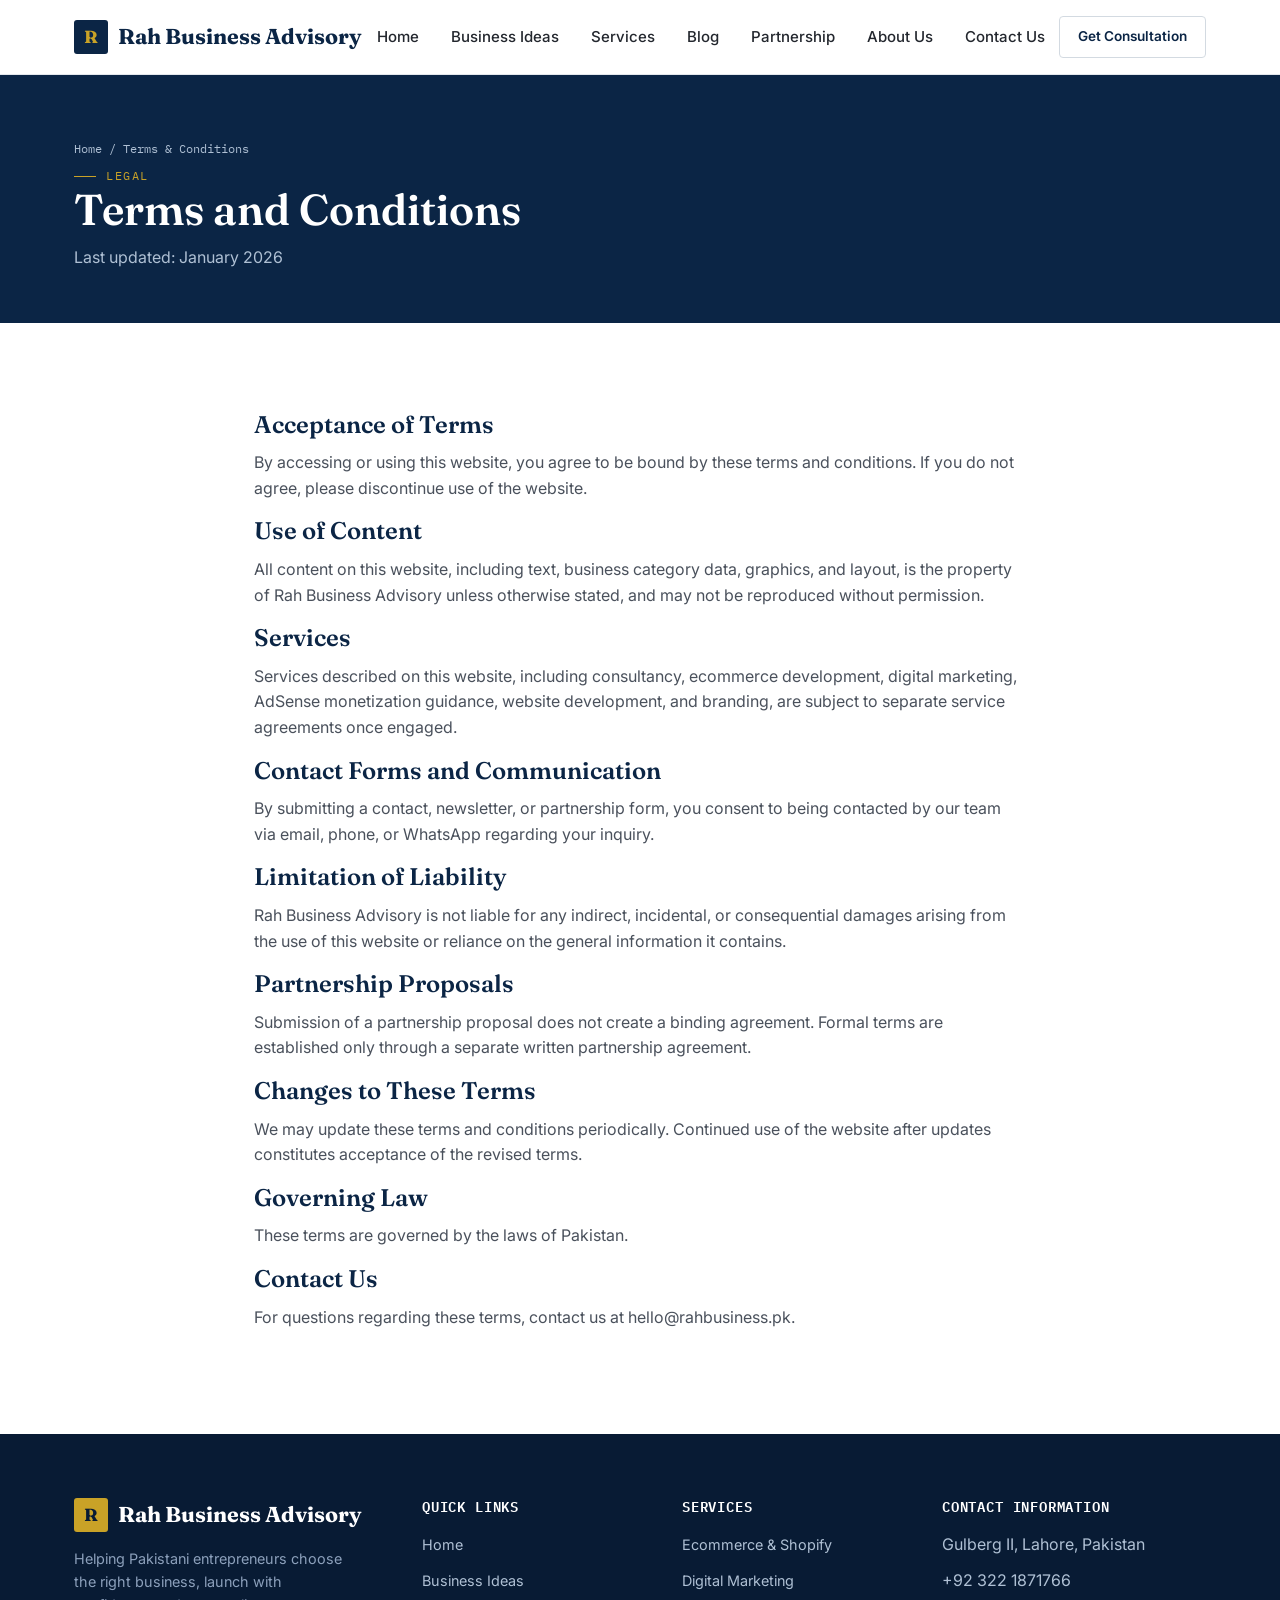
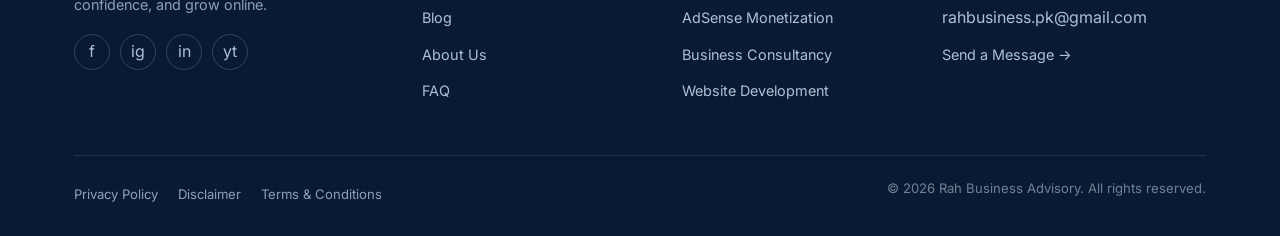
<file: terms-and-conditions.html>
<!DOCTYPE html>
<html lang="en">
<head>
<meta charset="UTF-8">
<meta name="viewport" content="width=device-width, initial-scale=1.0">
<title>Terms and Conditions | Rah Business Advisory</title>
<meta name="description" content="Terms and conditions governing the use of Rah Business Advisory's website and services.">
<link rel="canonical" href="https://www.rahbusiness.pk/terms-and-conditions.html">
<meta name="robots" content="noindex, follow">
<link rel="preconnect" href="https://fonts.googleapis.com">
<link href="https://fonts.googleapis.com/css2?family=Fraunces:wght@500;600;700&family=Inter:wght@400;500;600;700&family=IBM+Plex+Mono:wght@500;600&display=swap" rel="stylesheet">
<link rel="stylesheet" href="style.css">
</head>
<body>

<header class="site-header">
  <nav class="nav">
    <a href="index.html" class="brand"><span class="brand-mark">R</span> Rah Business Advisory</a>
    <ul class="nav-links">
      <li><a href="index.html">Home</a></li>
      <li><a href="business-ideas.html">Business Ideas</a></li>
      <li><a href="services.html">Services</a></li>
      <li><a href="blog.html">Blog</a></li>
      <li><a href="partnership.html">Partnership</a></li>
      <li><a href="about.html">About Us</a></li>
      <li><a href="contact.html">Contact Us</a></li>
    </ul>
    <div class="nav-cta">
      <a href="contact.html" class="btn btn-ghost btn-sm">Get Consultation</a>
      <button class="nav-toggle" aria-label="Toggle navigation menu" aria-expanded="false"><span></span><span></span><span></span></button>
    </div>
  </nav>
</header>

<section class="page-header">
  <div class="container">
    <p class="breadcrumb"><a href="index.html">Home</a> / Terms & Conditions</p>
    <p class="eyebrow">Legal</p>
    <h1>Terms and Conditions</h1>
    <p>Last updated: January 2026</p>
  </div>
</section>

<main>
  <section class="section">
    <div class="container" style="max-width:820px;">
      <h2>Acceptance of Terms</h2>
      <p>By accessing or using this website, you agree to be bound by these terms and conditions. If you do not agree, please discontinue use of the website.</p>

      <h2>Use of Content</h2>
      <p>All content on this website, including text, business category data, graphics, and layout, is the property of Rah Business Advisory unless otherwise stated, and may not be reproduced without permission.</p>

      <h2>Services</h2>
      <p>Services described on this website, including consultancy, ecommerce development, digital marketing, AdSense monetization guidance, website development, and branding, are subject to separate service agreements once engaged.</p>

      <h2>Contact Forms and Communication</h2>
      <p>By submitting a contact, newsletter, or partnership form, you consent to being contacted by our team via email, phone, or WhatsApp regarding your inquiry.</p>

      <h2>Limitation of Liability</h2>
      <p>Rah Business Advisory is not liable for any indirect, incidental, or consequential damages arising from the use of this website or reliance on the general information it contains.</p>

      <h2>Partnership Proposals</h2>
      <p>Submission of a partnership proposal does not create a binding agreement. Formal terms are established only through a separate written partnership agreement.</p>

      <h2>Changes to These Terms</h2>
      <p>We may update these terms and conditions periodically. Continued use of the website after updates constitutes acceptance of the revised terms.</p>

      <h2>Governing Law</h2>
      <p>These terms are governed by the laws of Pakistan.</p>

      <h2>Contact Us</h2>
      <p>For questions regarding these terms, contact us at hello@rahbusiness.pk.</p>
    </div>
  </section>
</main>

<footer class="site-footer">
  <div class="container">
    <div class="footer-grid">
      <div class="footer-brand">
        <a href="index.html" class="brand"><span class="brand-mark">R</span> Rah Business Advisory</a>
        <p>Helping Pakistani entrepreneurs choose the right business, launch with confidence, and grow online.</p>
        <div class="social-row">
          <a href="#" aria-label="Facebook">f</a>
          <a href="#" aria-label="Instagram">ig</a>
          <a href="#" aria-label="LinkedIn">in</a>
          <a href="#" aria-label="YouTube">yt</a>
        </div>
      </div>
      <div class="footer-col">
        <h4>Quick Links</h4>
        <ul>
          <li><a href="index.html">Home</a></li>
          <li><a href="business-ideas.html">Business Ideas</a></li>
          <li><a href="blog.html">Blog</a></li>
          <li><a href="about.html">About Us</a></li>
          <li><a href="faq.html">FAQ</a></li>
        </ul>
      </div>
      <div class="footer-col">
        <h4>Services</h4>
        <ul>
          <li><a href="services.html">Ecommerce & Shopify</a></li>
          <li><a href="services.html">Digital Marketing</a></li>
          <li><a href="services.html">AdSense Monetization</a></li>
          <li><a href="services.html">Business Consultancy</a></li>
          <li><a href="services.html">Website Development</a></li>
        </ul>
      </div>
      <div class="footer-col">
        <h4>Contact Information</h4>
        <ul>
          <li>Gulberg II, Lahore, Pakistan</li>
          <li>+92 322 1871766</li>
          <li>rahbusiness.pk@gmail.com</li>
          <li><a href="contact.html">Send a Message →</a></li>
        </ul>
      </div>
    </div>
    <div class="footer-bottom">
      <div class="legal-links">
        <a href="privacy-policy.html">Privacy Policy</a>
        <a href="disclaimer.html">Disclaimer</a>
        <a href="terms-and-conditions.html">Terms & Conditions</a>
      </div>
      <p class="copyright">© <span class="current-year">2026</span> Rah Business Advisory. All rights reserved.</p>
    </div>
  </div>
</footer>

<script src="script.js"></script>
</body>
</html>
</file>
<file: style.css>
/* ==========================================================================
   Rah — Business Advisory Website
   Design tokens: Navy + muted green (growth) + gold hairline accent
   Display: Fraunces | Body: Inter | Data/labels: IBM Plex Mono
   ========================================================================== */

:root {
  /* Color */
  --navy: #0B2545;
  --navy-deep: #081B34;
  --navy-light: #163A63;
  --ink: #23272E;
  --ink-soft: #4A515C;
  --green: #1F6F54;
  --green-dark: #16513F;
  --green-soft: #E8F2EE;
  --gold: #C9A227;
  --bg: #FFFFFF;
  --bg-soft: #F5F7FA;
  --bg-alt: #EFF3F6;
  --border: #E3E7EC;
  --border-strong: #D3DAE1;
  --white: #FFFFFF;

  /* Type */
  --font-display: 'Fraunces', Georgia, serif;
  --font-body: 'Inter', -apple-system, BlinkMacSystemFont, 'Segoe UI', sans-serif;
  --font-mono: 'IBM Plex Mono', Menlo, Consolas, monospace;

  /* Layout */
  --container: 1180px;
  --radius: 4px;
  --radius-lg: 6px;
  --shadow-sm: 0 1px 2px rgba(11, 37, 69, 0.06), 0 1px 3px rgba(11, 37, 69, 0.04);
  --shadow-md: 0 4px 12px rgba(11, 37, 69, 0.08), 0 2px 4px rgba(11, 37, 69, 0.04);
  --shadow-lg: 0 12px 32px rgba(11, 37, 69, 0.12);
  --transition: 180ms ease;
}

@media (prefers-reduced-motion: reduce) {
  * { animation-duration: 0.01ms !important; animation-iteration-count: 1 !important; transition-duration: 0.01ms !important; scroll-behavior: auto !important; }
}

*, *::before, *::after { box-sizing: border-box; }
html { scroll-behavior: smooth; }
body {
  margin: 0;
  font-family: var(--font-body);
  color: var(--ink);
  background: var(--bg);
  line-height: 1.6;
  font-size: 16px;
  -webkit-font-smoothing: antialiased;
}

img { max-width: 100%; display: block; }
a { color: inherit; text-decoration: none; }
ul { list-style: none; margin: 0; padding: 0; }
button { font-family: inherit; cursor: pointer; }
h1, h2, h3, h4 { font-family: var(--font-display); color: var(--navy); margin: 0 0 0.5em; font-weight: 600; line-height: 1.15; }
p { margin: 0 0 1em; color: var(--ink-soft); }

:focus-visible {
  outline: 2px solid var(--green);
  outline-offset: 2px;
}

.container {
  max-width: var(--container);
  margin: 0 auto;
  padding: 0 24px;
}

.eyebrow {
  font-family: var(--font-mono);
  font-size: 0.72rem;
  letter-spacing: 0.14em;
  text-transform: uppercase;
  color: var(--green-dark);
  display: inline-flex;
  align-items: center;
  gap: 10px;
  margin-bottom: 14px;
}
.eyebrow::before {
  content: "";
  width: 22px;
  height: 1px;
  background: var(--gold);
  display: inline-block;
}

.section { padding: 88px 0; }
.section-soft { background: var(--bg-soft); }
.section-navy { background: var(--navy); color: #D8E1EC; }
.section-navy h2, .section-navy h3 { color: #fff; }
.section-navy p { color: #AFC0D4; }

.section-head { max-width: 640px; margin-bottom: 48px; }
.section-head.center { margin-left: auto; margin-right: auto; text-align: center; }
.section-head h2 { font-size: clamp(1.7rem, 2.4vw, 2.35rem); }
.section-head p { font-size: 1.05rem; }

/* ---------- Buttons ---------- */
.btn {
  display: inline-flex;
  align-items: center;
  gap: 8px;
  padding: 13px 28px;
  border-radius: var(--radius);
  font-weight: 600;
  font-size: 0.95rem;
  border: 1px solid transparent;
  transition: background var(--transition), color var(--transition), border-color var(--transition), transform var(--transition);
  white-space: nowrap;
}
.btn:hover { transform: translateY(-1px); }
.btn-primary { background: var(--green); color: #fff; }
.btn-primary:hover { background: var(--green-dark); }
.btn-outline { background: transparent; border-color: rgba(255,255,255,0.35); color: inherit; }
.btn-outline:hover { border-color: var(--gold); color: var(--gold); }
.btn-navy { background: var(--navy); color: #fff; }
.btn-navy:hover { background: var(--navy-light); }
.btn-ghost { background: transparent; color: var(--navy); border-color: var(--border-strong); }
.btn-ghost:hover { border-color: var(--green); color: var(--green-dark); }
.btn-sm { padding: 9px 18px; font-size: 0.85rem; }
.btn-block { width: 100%; justify-content: center; }

/* ---------- Header / Nav ---------- */
.site-header {
  position: sticky;
  top: 0;
  z-index: 100;
  background: rgba(255,255,255,0.96);
  backdrop-filter: saturate(180%) blur(6px);
  border-bottom: 1px solid var(--border);
}
.nav {
  display: flex;
  align-items: center;
  justify-content: space-between;
  padding: 16px 24px;
  max-width: var(--container);
  margin: 0 auto;
}
.brand {
  display: flex;
  align-items: center;
  gap: 10px;
  font-family: var(--font-display);
  font-weight: 700;
  font-size: 1.35rem;
  color: var(--navy);
}
.brand-mark {
  width: 34px; height: 34px;
  border-radius: 3px;
  background: var(--navy);
  color: var(--gold);
  display: flex; align-items: center; justify-content: center;
  font-family: var(--font-display);
  font-weight: 700;
  font-size: 1.1rem;
}
.nav-links {
  display: flex;
  align-items: center;
  gap: 32px;
}
.nav-links a {
  font-size: 0.94rem;
  font-weight: 500;
  color: var(--ink);
  position: relative;
  padding: 6px 0;
}
.nav-links a::after {
  content: "";
  position: absolute;
  left: 0; bottom: 0;
  height: 2px;
  width: 0;
  background: var(--green);
  transition: width var(--transition);
}
.nav-links a:hover::after,
.nav-links a[aria-current="page"]::after { width: 100%; }
.nav-links a[aria-current="page"] { color: var(--green-dark); }
.nav-cta { display: flex; align-items: center; gap: 14px; }
.nav-toggle {
  display: none;
  background: none; border: none;
  width: 40px; height: 40px;
  flex-direction: column; justify-content: center; align-items: center; gap: 5px;
}
.nav-toggle span { display: block; width: 22px; height: 2px; background: var(--navy); }

/* ---------- Hero ---------- */
.hero {
  padding: 96px 0 80px;
  background: linear-gradient(180deg, #FFFFFF 0%, var(--bg-soft) 100%);
  border-bottom: 1px solid var(--border);
}
.hero-grid {
  display: grid;
  grid-template-columns: 1.1fr 0.9fr;
  gap: 56px;
  align-items: center;
}
.hero h1 {
  font-size: clamp(2.1rem, 4vw, 3.4rem);
  letter-spacing: -0.01em;
}
.hero .lede {
  font-size: 1.15rem;
  color: var(--ink-soft);
  max-width: 46ch;
  margin-bottom: 28px;
}
.hero-actions { display: flex; gap: 14px; flex-wrap: wrap; margin-bottom: 36px; }
.hero-stats {
  display: flex;
  gap: 32px;
  flex-wrap: wrap;
  padding-top: 28px;
  border-top: 1px solid var(--border-strong);
}
.hero-stat .num {
  font-family: var(--font-mono);
  font-size: 1.6rem;
  color: var(--navy);
  font-weight: 600;
}
.hero-stat .label {
  font-size: 0.82rem;
  color: var(--ink-soft);
}

/* Roadmap visual (signature element) used in hero panel */
.roadmap-panel {
  background: var(--navy);
  border-radius: var(--radius-lg);
  padding: 40px 32px;
  color: #fff;
  box-shadow: var(--shadow-lg);
  position: relative;
}
.roadmap-panel h3 { color: #fff; font-size: 1.2rem; margin-bottom: 28px; }
.roadmap-steps { position: relative; padding-left: 34px; }
.roadmap-steps::before {
  content: "";
  position: absolute;
  left: 11px; top: 6px; bottom: 6px;
  width: 1px;
  background: rgba(255,255,255,0.22);
}
.roadmap-step { position: relative; padding-bottom: 26px; }
.roadmap-step:last-child { padding-bottom: 0; }
.roadmap-step::before {
  content: attr(data-n);
  position: absolute;
  left: -34px; top: 0;
  width: 24px; height: 24px;
  border-radius: 50%;
  background: var(--gold);
  color: var(--navy-deep);
  font-family: var(--font-mono);
  font-size: 0.72rem;
  font-weight: 700;
  display: flex; align-items: center; justify-content: center;
}
.roadmap-step strong { display: block; font-size: 0.98rem; margin-bottom: 3px; }
.roadmap-step span { font-size: 0.85rem; color: #AFC0D4; }

/* ---------- Cards / Grids ---------- */
.grid { display: grid; gap: 24px; }
.grid-2 { grid-template-columns: repeat(2, 1fr); }
.grid-3 { grid-template-columns: repeat(3, 1fr); }
.grid-4 { grid-template-columns: repeat(4, 1fr); }

.card {
  background: #fff;
  border: 1px solid var(--border);
  border-radius: var(--radius-lg);
  padding: 28px;
  box-shadow: var(--shadow-sm);
  transition: box-shadow var(--transition), transform var(--transition), border-color var(--transition);
}
.card:hover { box-shadow: var(--shadow-md); transform: translateY(-2px); border-color: var(--border-strong); }
.card-icon {
  width: 44px; height: 44px;
  border-radius: var(--radius);
  background: var(--green-soft);
  color: var(--green-dark);
  display: flex; align-items: center; justify-content: center;
  margin-bottom: 18px;
}
.card h3 { font-size: 1.12rem; margin-bottom: 8px; }
.card p { font-size: 0.94rem; margin-bottom: 0; }

/* Category / business-idea cards with data rows */
.idea-card { display: flex; flex-direction: column; height: 100%; }
.idea-card h3 { margin-bottom: 4px; }
.idea-card .tag {
  font-family: var(--font-mono);
  font-size: 0.7rem;
  letter-spacing: 0.06em;
  text-transform: uppercase;
  color: var(--green-dark);
  background: var(--green-soft);
  display: inline-block;
  padding: 3px 9px;
  border-radius: 999px;
  margin-bottom: 14px;
  width: fit-content;
}
.idea-data {
  margin-top: auto;
  padding-top: 18px;
  border-top: 1px dashed var(--border-strong);
  display: grid;
  grid-template-columns: 1fr 1fr;
  gap: 10px 16px;
}
.idea-data dt {
  font-family: var(--font-mono);
  font-size: 0.68rem;
  text-transform: uppercase;
  letter-spacing: 0.06em;
  color: var(--ink-soft);
  margin: 0;
}
.idea-data dd {
  margin: 2px 0 0;
  font-size: 0.88rem;
  color: var(--ink);
  font-weight: 600;
}

/* Services */
.service-group { margin-bottom: 56px; }
.service-group-head { display: flex; align-items: baseline; gap: 14px; margin-bottom: 22px; border-bottom: 2px solid var(--navy); padding-bottom: 12px; }
.service-group-head h2 { font-size: 1.5rem; margin: 0; }
.service-group-head .count { font-family: var(--font-mono); font-size: 0.8rem; color: var(--ink-soft); }
.service-list { display: grid; grid-template-columns: repeat(3, 1fr); gap: 18px; }
.service-item {
  border: 1px solid var(--border);
  border-radius: var(--radius);
  padding: 18px 20px;
  display: flex;
  gap: 12px;
  align-items: flex-start;
  background: #fff;
}
.service-item .dot { width: 8px; height: 8px; border-radius: 50%; background: var(--gold); margin-top: 7px; flex-shrink: 0; }
.service-item strong { display: block; font-size: 0.95rem; color: var(--navy); margin-bottom: 3px; }
.service-item span { font-size: 0.84rem; color: var(--ink-soft); }

/* Quote / testimonial */
.quote-strip {
  display: flex;
  gap: 20px;
  overflow-x: auto;
  padding-bottom: 8px;
  scrollbar-width: thin;
}
.quote-card {
  min-width: 300px;
  background: #fff;
  border: 1px solid var(--border);
  border-left: 3px solid var(--gold);
  border-radius: var(--radius);
  padding: 24px;
  box-shadow: var(--shadow-sm);
}
.quote-card p { font-family: var(--font-display); font-size: 1.12rem; color: var(--navy); font-style: italic; margin-bottom: 0; }

.testimonial-card {
  background: #fff;
  border: 1px solid var(--border);
  border-radius: var(--radius-lg);
  padding: 26px;
  box-shadow: var(--shadow-sm);
}
.testimonial-card .stars { color: var(--gold); font-size: 0.9rem; margin-bottom: 12px; letter-spacing: 2px; }
.testimonial-card p { font-size: 0.95rem; color: var(--ink); margin-bottom: 18px; }
.testimonial-person { display: flex; align-items: center; gap: 12px; }
.avatar {
  width: 40px; height: 40px; border-radius: 50%;
  background: var(--navy); color: var(--gold);
  display: flex; align-items: center; justify-content: center;
  font-family: var(--font-display); font-weight: 700; font-size: 0.95rem;
}
.testimonial-person .name { font-weight: 600; font-size: 0.9rem; color: var(--navy); }
.testimonial-person .role { font-size: 0.78rem; color: var(--ink-soft); }

/* Why choose us */
.feature-row { display: flex; gap: 18px; padding: 22px 0; border-bottom: 1px solid var(--border); }
.feature-row:last-child { border-bottom: none; }
.feature-num { font-family: var(--font-mono); font-size: 0.85rem; color: var(--gold); font-weight: 700; padding-top: 3px; }
.feature-row h3 { font-size: 1.05rem; margin-bottom: 6px; }
.feature-row p { font-size: 0.92rem; margin-bottom: 0; }

/* CTA band */
.cta-band {
  background: var(--navy);
  border-radius: var(--radius-lg);
  padding: 56px;
  display: flex;
  align-items: center;
  justify-content: space-between;
  gap: 32px;
  flex-wrap: wrap;
  color: #fff;
}
.cta-band h2 { color: #fff; margin-bottom: 8px; }
.cta-band p { color: #AFC0D4; margin-bottom: 0; max-width: 46ch; }

/* Newsletter */
.newsletter { background: var(--bg-alt); border-radius: var(--radius-lg); padding: 48px; text-align: center; }
.newsletter form { display: flex; gap: 10px; max-width: 460px; margin: 24px auto 0; }
.newsletter input[type="email"] {
  flex: 1; padding: 13px 16px; border: 1px solid var(--border-strong); border-radius: var(--radius);
  font-family: var(--font-body); font-size: 0.95rem;
}

/* Forms */
.form-card {
  background: #fff;
  border: 1px solid var(--border);
  border-radius: var(--radius-lg);
  padding: 36px;
  box-shadow: var(--shadow-sm);
}
.form-row { display: grid; grid-template-columns: 1fr 1fr; gap: 18px; margin-bottom: 18px; }
.field { display: flex; flex-direction: column; gap: 6px; }
.field.full { grid-column: 1 / -1; }
.field label { font-size: 0.85rem; font-weight: 600; color: var(--navy); }
.field .req { color: var(--green-dark); }
.field input, .field select, .field textarea {
  padding: 12px 14px;
  border: 1px solid var(--border-strong);
  border-radius: var(--radius);
  font-family: var(--font-body);
  font-size: 0.94rem;
  color: var(--ink);
  background: #fff;
  transition: border-color var(--transition);
}
.field input:focus, .field select:focus, .field textarea:focus { border-color: var(--green); }
.field textarea { resize: vertical; min-height: 120px; }
.field .error-msg { font-size: 0.78rem; color: #B3261E; display: none; }
.field.invalid input, .field.invalid select, .field.invalid textarea { border-color: #B3261E; }
.field.invalid .error-msg { display: block; }
.form-success {
  display: none;
  background: var(--green-soft);
  border: 1px solid var(--green);
  color: var(--green-dark);
  border-radius: var(--radius);
  padding: 16px 18px;
  font-size: 0.92rem;
  margin-bottom: 20px;
  font-weight: 600;
}
.form-success.show { display: block; }

.contact-info-card {
  background: var(--navy);
  color: #fff;
  border-radius: var(--radius-lg);
  padding: 36px;
}
.contact-info-card h3 { color: #fff; }
.contact-info-row { display: flex; gap: 14px; padding: 16px 0; border-bottom: 1px solid rgba(255,255,255,0.14); }
.contact-info-row:last-of-type { border-bottom: none; }
.contact-info-row .ci-icon { color: var(--gold); flex-shrink: 0; }
.contact-info-row strong { display: block; font-size: 0.88rem; color: #fff; }
.contact-info-row span { font-size: 0.85rem; color: #AFC0D4; }

.whatsapp-btn {
  position: fixed;
  bottom: 26px; right: 26px;
  background: var(--green);
  color: #fff;
  width: 56px; height: 56px;
  border-radius: 50%;
  display: flex; align-items: center; justify-content: center;
  box-shadow: var(--shadow-lg);
  z-index: 200;
  transition: transform var(--transition), background var(--transition);
}
.whatsapp-btn:hover { transform: scale(1.06); background: var(--green-dark); }

/* Blog */
.blog-card { display: flex; flex-direction: column; height: 100%; }
.blog-card .thumb {
  height: 160px;
  border-radius: var(--radius);
  background: linear-gradient(135deg, var(--navy) 0%, var(--green-dark) 100%);
  margin-bottom: 18px;
  display: flex; align-items: flex-end; padding: 14px;
}
.blog-card .thumb span {
  font-family: var(--font-mono);
  font-size: 0.7rem;
  color: var(--gold);
  text-transform: uppercase;
  letter-spacing: 0.06em;
}
.blog-card .meta { font-family: var(--font-mono); font-size: 0.72rem; color: var(--ink-soft); margin-bottom: 8px; }
.blog-card h3 { font-size: 1.05rem; }
.blog-card .read-more { margin-top: auto; font-size: 0.85rem; font-weight: 600; color: var(--green-dark); }

/* FAQ */
.faq-list { max-width: 780px; margin: 0 auto; }
.faq-item { border-bottom: 1px solid var(--border); }
.faq-q {
  width: 100%;
  text-align: left;
  background: none;
  border: none;
  padding: 22px 0;
  display: flex;
  justify-content: space-between;
  align-items: center;
  font-family: var(--font-display);
  font-size: 1.05rem;
  color: var(--navy);
  font-weight: 600;
}
.faq-q .plus { font-family: var(--font-mono); font-size: 1.2rem; color: var(--green); transition: transform var(--transition); }
.faq-item.open .faq-q .plus { transform: rotate(45deg); }
.faq-a { max-height: 0; overflow: hidden; transition: max-height 260ms ease; }
.faq-a p { padding-bottom: 22px; margin: 0; font-size: 0.95rem; }
.faq-nav { display: flex; gap: 10px; flex-wrap: wrap; margin-bottom: 40px; }
.faq-nav a {
  font-size: 0.85rem; font-weight: 600; padding: 8px 16px;
  border: 1px solid var(--border-strong); border-radius: 999px; color: var(--navy);
}
.faq-nav a:hover { border-color: var(--green); color: var(--green-dark); }

/* Partnership */
.partner-card { border-left: 3px solid var(--green); }
.value-list { display: grid; grid-template-columns: repeat(2,1fr); gap: 22px; }
.value-item { padding: 22px; background: #fff; border: 1px solid var(--border); border-radius: var(--radius); }

/* Page header (inner pages) */
.page-header {
  background: var(--navy);
  color: #fff;
  padding: 64px 0 52px;
}
.page-header .eyebrow { color: var(--gold); }
.page-header .eyebrow::before { background: var(--gold); }
.page-header h1 { color: #fff; font-size: clamp(1.9rem, 3.4vw, 2.7rem); margin-bottom: 10px; }
.page-header p { color: #AFC0D4; max-width: 60ch; margin-bottom: 0; }
.breadcrumb { font-family: var(--font-mono); font-size: 0.78rem; color: #8CA0BB; margin-bottom: 18px; }
.breadcrumb a:hover { color: var(--gold); }

/* Filter tabs (business ideas) */
.filter-tabs { display: flex; flex-wrap: wrap; gap: 10px; margin-bottom: 40px; }
.filter-tabs button {
  background: #fff; border: 1px solid var(--border-strong); border-radius: 999px;
  padding: 9px 18px; font-size: 0.85rem; font-weight: 600; color: var(--ink-soft);
  transition: all var(--transition);
}
.filter-tabs button.active, .filter-tabs button:hover { background: var(--navy); border-color: var(--navy); color: #fff; }

/* ---------- Footer ---------- */
.site-footer { background: var(--navy-deep); color: #AFC0D4; padding: 64px 0 24px; }
.footer-grid { display: grid; grid-template-columns: 1.4fr 1fr 1fr 1.2fr; gap: 40px; padding-bottom: 40px; border-bottom: 1px solid rgba(255,255,255,0.1); }
.footer-brand .brand { color: #fff; }
.footer-brand .brand-mark { background: var(--gold); color: var(--navy-deep); }
.footer-brand p { color: #8CA0BB; font-size: 0.9rem; max-width: 32ch; margin: 14px 0 18px; }
.footer-col h4 { color: #fff; font-size: 0.85rem; text-transform: uppercase; letter-spacing: 0.06em; margin-bottom: 18px; font-family: var(--font-mono); font-weight: 600; }
.footer-col ul li { margin-bottom: 11px; }
.footer-col a { font-size: 0.9rem; color: #AFC0D4; }
.footer-col a:hover { color: var(--gold); }
.social-row { display: flex; gap: 10px; margin-top: 6px; }
.social-row a {
  width: 36px; height: 36px; border-radius: 50%;
  border: 1px solid rgba(255,255,255,0.18);
  display: flex; align-items: center; justify-content: center;
}
.social-row a:hover { border-color: var(--gold); color: var(--gold); }
.footer-bottom { display: flex; justify-content: space-between; align-items: center; padding-top: 22px; flex-wrap: wrap; gap: 12px; }
.footer-bottom .legal-links { display: flex; gap: 20px; }
.footer-bottom .legal-links a { font-size: 0.82rem; color: #8CA0BB; }
.footer-bottom .legal-links a:hover { color: var(--gold); }
.footer-bottom .copyright { font-size: 0.82rem; color: #728194; }

/* Business hours table */
.hours-table { width: 100%; border-collapse: collapse; margin-top: 14px; }
.hours-table td { padding: 8px 0; font-size: 0.88rem; border-bottom: 1px solid rgba(255,255,255,0.1); }
.hours-table td:last-child { text-align: right; font-family: var(--font-mono); color: var(--gold); }

/* Utility */
.mt-0 { margin-top: 0; }
.text-center { text-align: center; }
.divider { height: 1px; background: var(--border); margin: 64px 0; }

/* ---------- Responsive ---------- */
@media (max-width: 980px) {
  .hero-grid { grid-template-columns: 1fr; }
  .grid-4 { grid-template-columns: repeat(2, 1fr); }
  .grid-3 { grid-template-columns: repeat(2, 1fr); }
  .service-list { grid-template-columns: repeat(2, 1fr); }
  .footer-grid { grid-template-columns: 1fr 1fr; }
  .value-list { grid-template-columns: 1fr; }
}

@media (max-width: 720px) {
  .nav-links, .nav-cta .btn-ghost { display: none; }
  .nav-toggle { display: flex; }
  .nav.open .nav-links {
    display: flex; flex-direction: column; position: absolute; top: 100%; left: 0; right: 0;
    background: #fff; padding: 20px 24px; gap: 18px; border-bottom: 1px solid var(--border); box-shadow: var(--shadow-md);
  }
  .grid-2, .grid-3, .grid-4 { grid-template-columns: 1fr; }
  .service-list { grid-template-columns: 1fr; }
  .form-row { grid-template-columns: 1fr; }
  .cta-band { flex-direction: column; text-align: center; padding: 40px 28px; }
  .footer-grid { grid-template-columns: 1fr; gap: 30px; }
  .footer-bottom { flex-direction: column; align-items: flex-start; }
  .section { padding: 60px 0; }
  .hero { padding: 56px 0 48px; }
  .newsletter form { flex-direction: column; }
}
</file>
